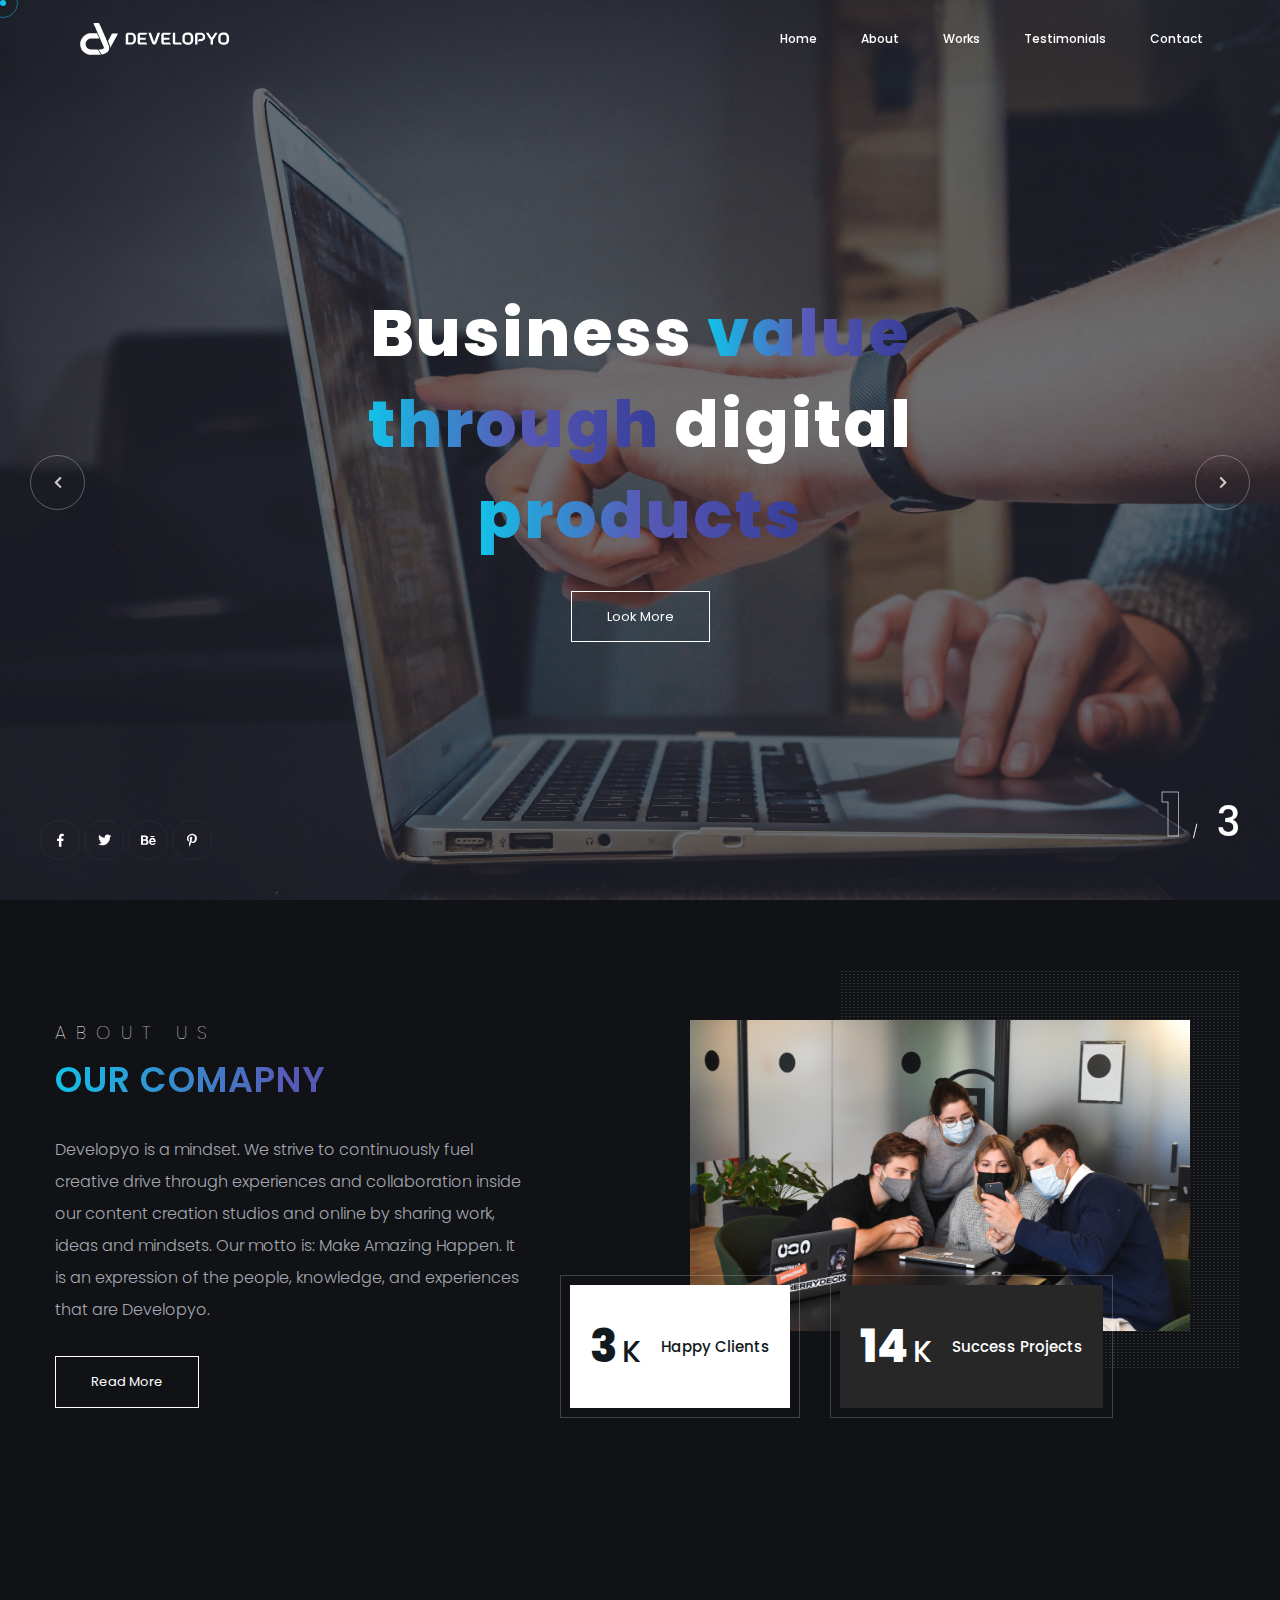
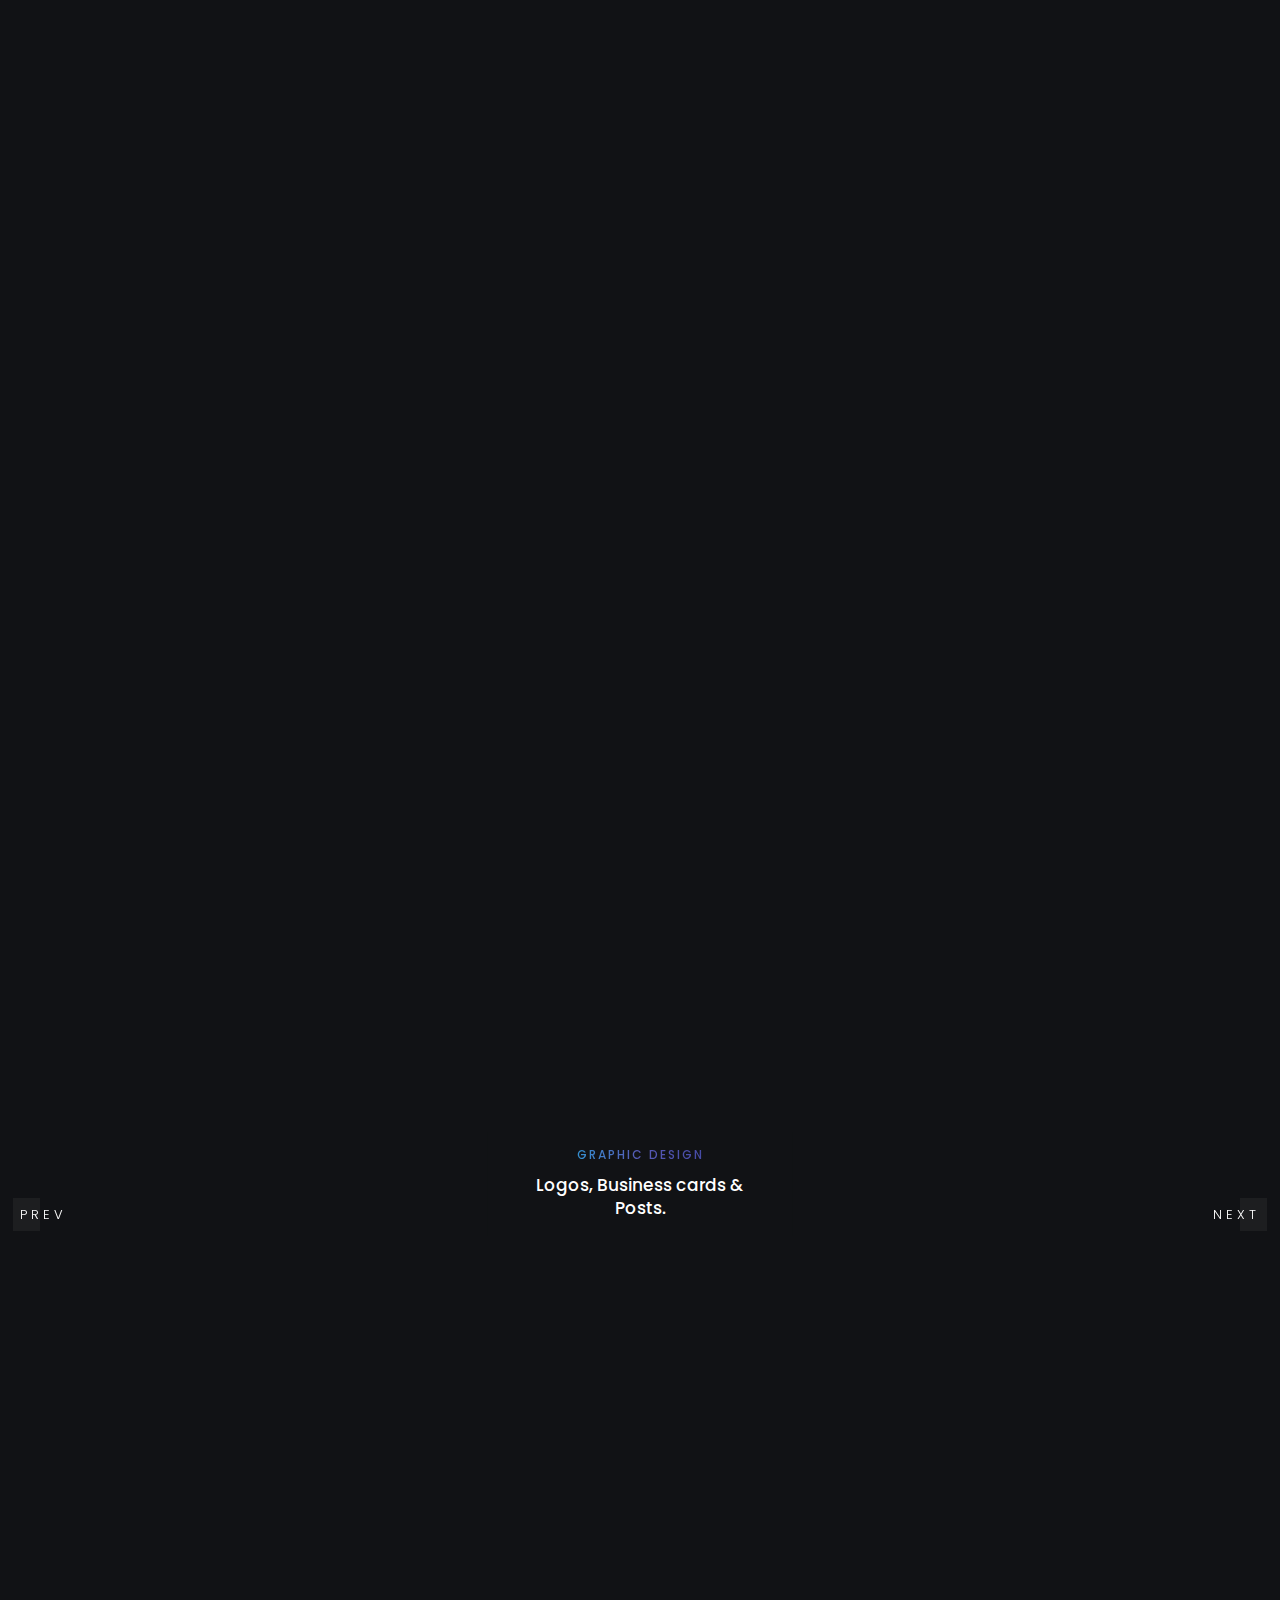
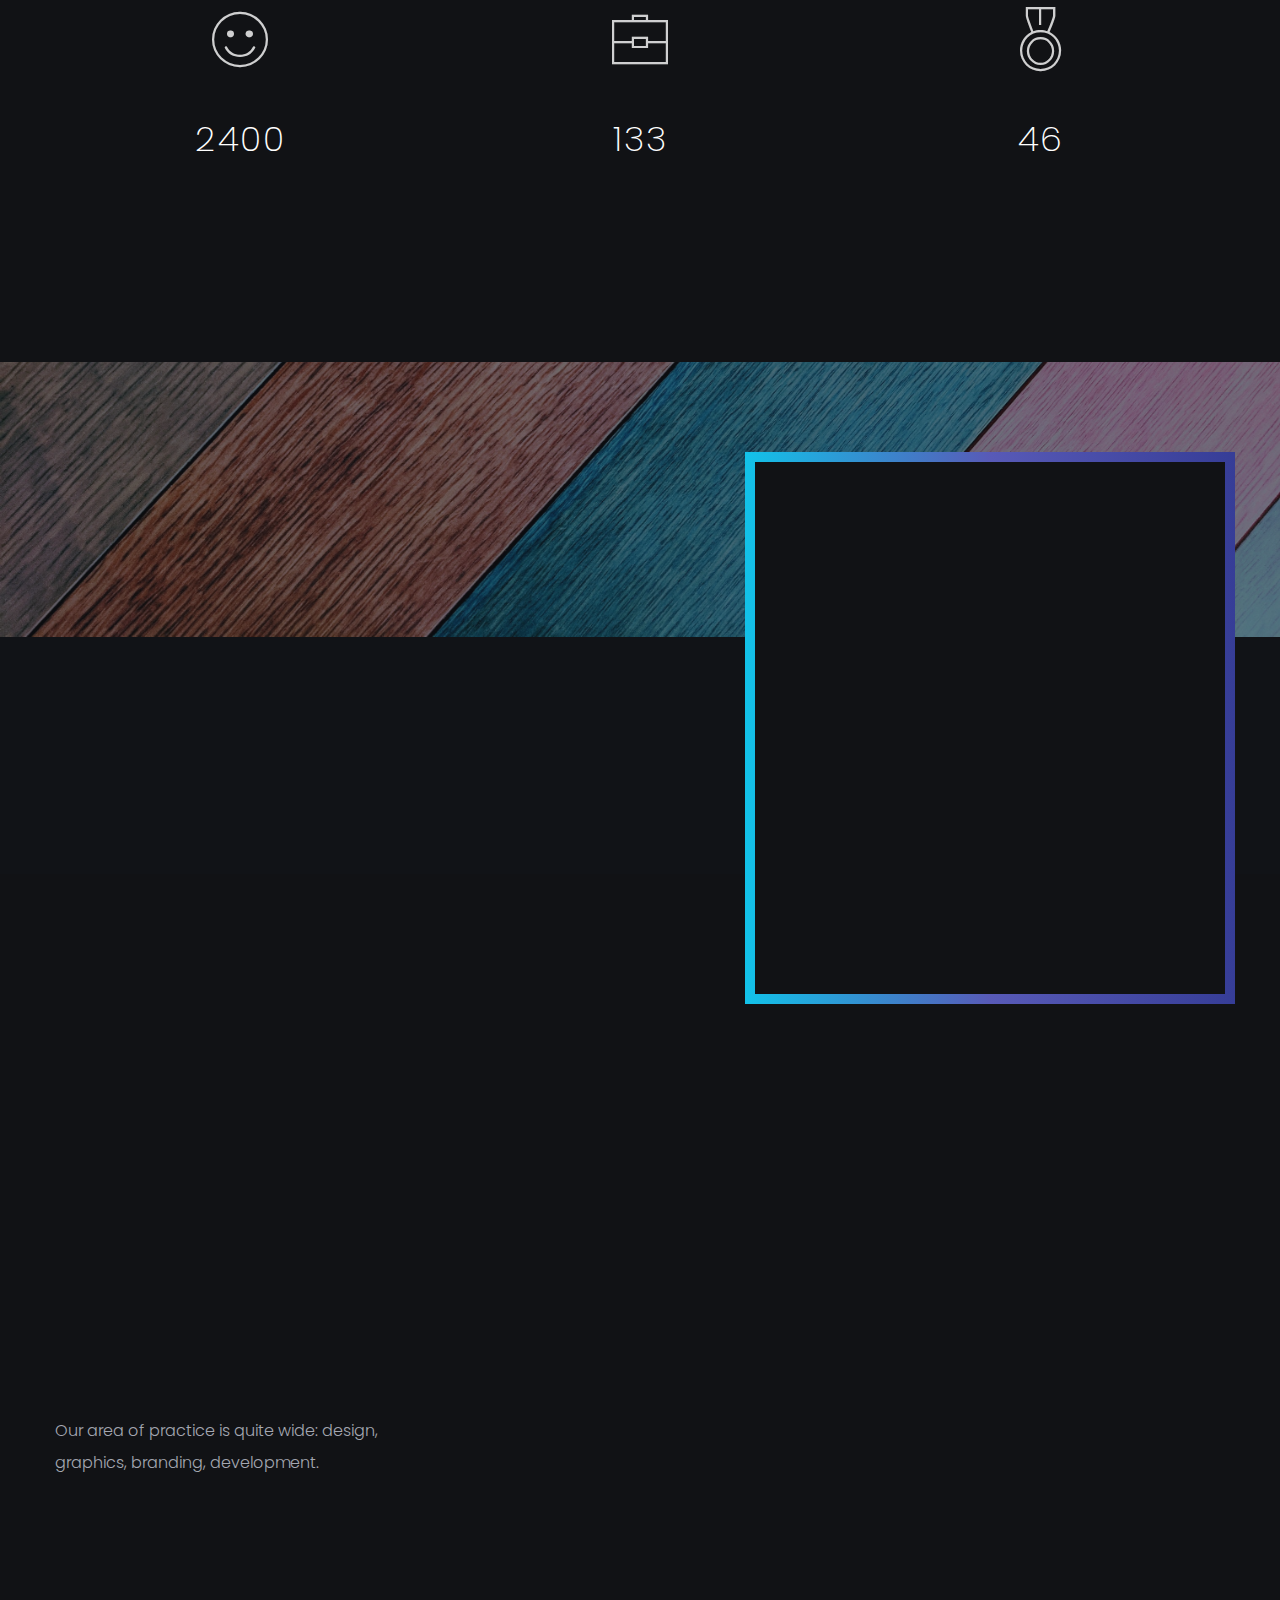
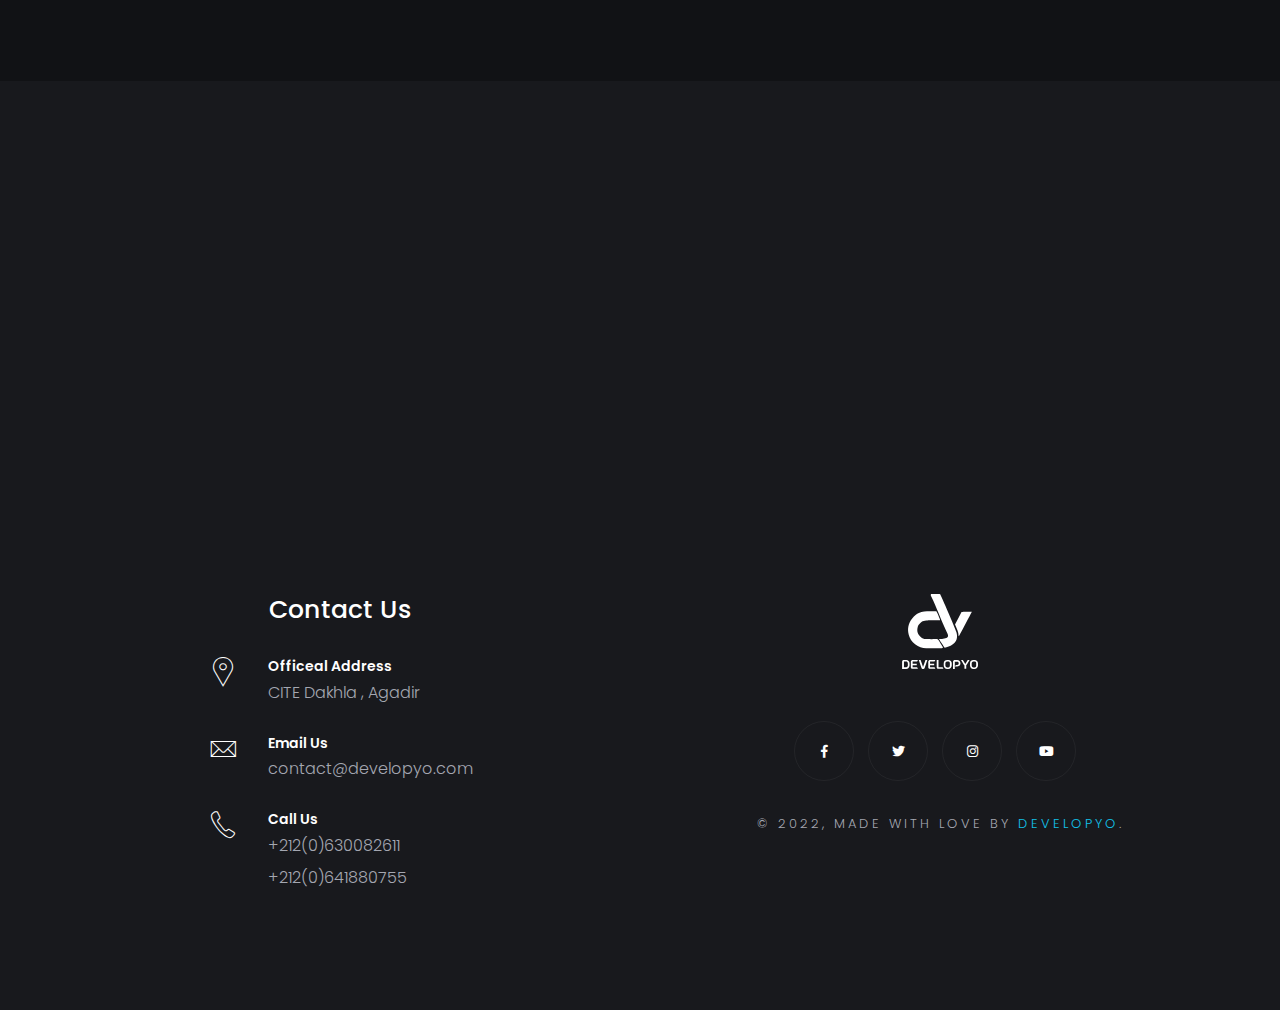
<file: index.html>
<!DOCTYPE html>
<html lang="zxx">

<head>

    <!-- Metas -->
    <meta charset="utf-8">
    <meta http-equiv="X-UA-Compatible" content="IE=edge" />
    <meta name="viewport" content="width=device-width, initial-scale=1, maximum-scale=1" />
    <meta name="keywords" content="HTML5 Template Vie onepage themeforest" />
    <meta name="description" content="Vie - Onepage Multi-Purpose HTML5 Template" />
    <meta name="author" content="" />

    <!-- Title  -->
    <title>Developyo</title>

    <!-- Favicon -->
    <link rel="shortcut icon" href="images/favicon.ico" />

    <!-- Google Fonts -->
    <link href="https://fonts.googleapis.com/css?family=Poppins:100,200,300,400,500,600,700,800,900&display=swap" rel="stylesheet">
    <link href="https://fonts.googleapis.com/css2?family=Montserrat+Alternates:wght@100;200;300;400;500;600;700;800;900&display=swap" rel="stylesheet">

    <!-- Plugins -->
    <link rel="stylesheet" href="assets/css/plugins.css" />

    <!-- Core Style Css -->
    <link rel="stylesheet" href="assets/css/style.css" />
    <!-- Global site tag (gtag.js) - Google Analytics -->
    <script async src="https://www.googletagmanager.com/gtag/js?id=G-07PLFRLW4W"></script>
    <script>
    window.dataLayer = window.dataLayer || [];
    function gtag(){dataLayer.push(arguments);}
    gtag('js', new Date());

    gtag('config', 'G-07PLFRLW4W');
    </script>
    <!-- Google Tag Manager -->
    <script>(function(w,d,s,l,i){w[l]=w[l]||[];w[l].push({'gtm.start':
    new Date().getTime(),event:'gtm.js'});var f=d.getElementsByTagName(s)[0],
    j=d.createElement(s),dl=l!='dataLayer'?'&l='+l:'';j.async=true;j.src=
    'https://www.googletagmanager.com/gtm.js?id='+i+dl;f.parentNode.insertBefore(j,f);
    })(window,document,'script','dataLayer','GTM-K7WB5PW');</script>
    <!-- End Google Tag Manager -->

</head>

<body>
    <!-- Google Tag Manager (noscript) -->
    <noscript><iframe src="https://www.googletagmanager.com/ns.html?id=GTM-K7WB5PW"
    height="0" width="0" style="display:none;visibility:hidden"></iframe></noscript>
    <!-- End Google Tag Manager (noscript) -->


    <!-- ==================== Start Loading ==================== -->

    <div class="loading">
        <span>L</span>
        <span>o</span>
        <span>a</span>
        <span>d</span>
        <span>i</span>
        <span>n</span>
        <span>g</span>
    </div>

    <div id="preloader">
    </div>

    <!-- ==================== End Loading ==================== -->

    <!-- ==================== Start NavBar ==================== -->


    <nav class="navbar navbar-expand-lg">
        <div class="container">

            <!-- Logo -->
            <a class="logo" href="#">
                <img class="img-fluid header__logo" src="images/developyo-original-header.svg" alt="">
            </a>

            <button class="navbar-toggler" type="button" data-toggle="collapse" data-target="#navbarSupportedContent" aria-controls="navbarSupportedContent" aria-expanded="false" aria-label="Toggle navigation">
                <span class="icon-bar"><i class="fas fa-bars"></i></span>
            </button>

            <!-- navbar links -->
            <div class="collapse navbar-collapse" id="navbarSupportedContent">
                <ul class="navbar-nav ml-auto">
                    <li class="nav-item">
                        <a class="nav-link" href="#">Home</a>
                    </li>
                    <li class="nav-item">
                        <a class="nav-link" href="#about">About</a>
                    </li>
                    <li class="nav-item ">
                        <a class="nav-link" href="#work" role="button" aria-haspopup="true" aria-expanded="false">Works</a>
                    </li>
                    <li class="nav-item ">
                        <a class="nav-link " href="#testimonials" role="button" aria-haspopup="true" aria-expanded="false">Testimonials</a>

                    </li>
                    <li class="nav-item">
                        <a class="nav-link" href="#contact">Contact</a>
                    </li>
                </ul>
            </div>
        </div>
    </nav>

    <!-- ==================== End NavBar ==================== -->

    <!-- ==================== Start progress-scroll-button ==================== -->

    <div class="progress-wrap cursor-pointer">
        <svg class="progress-circle svg-content" width="100%" height="100%" viewBox="-1 -1 102 102">
            <path d="M50,1 a49,49 0 0,1 0,98 a49,49 0 0,1 0,-98" />
        </svg>
    </div>

    <!-- ==================== End progress-scroll-button ==================== -->



    <!-- ==================== Start cursor ==================== -->

    <div class="mouse-cursor cursor-outer"></div>
    <div class="mouse-cursor cursor-inner"></div>

    <!-- ==================== End cursor ==================== -->



    <!-- ==================== Start Slider ==================== -->

    <header class="slider slider-prlx fixed-slider text-center">
        <div class="swiper-container parallax-slider">
            <div class="swiper-wrapper">
                <div class="swiper-slide">
                    <div class="bg-img valign" data-background="images/digital-product.jpeg" data-overlay-dark="6">
                        <div class="container">
                            <div class="row justify-content-center">
                                <div class="col-lg-8 col-md-10">
                                    <div class="caption center mt-30">
                                        <h1>Business <span class="color-font">value</span> <br> <span class="color-font">through</span> digital <span class="color-font">products</span></h1>
                                        <a href="#0" class="butn bord curve mt-30">
                                            <span>Look More</span>
                                        </a>
                                    </div>
                                </div>
                            </div>
                        </div>
                    </div>
                </div>
                <div class="swiper-slide">
                    <div class="bg-img valign" data-background="images/digital-design.jpeg" data-overlay-dark="6">
                        <div class="container">
                            <div class="row justify-content-center">
                                <div class="col-lg-7 col-md-9">
                                    <div class="caption center mt-30">
                                        <h1 class="color-font">Digital <br> Design Awards</h1>
                                        <p>If you need to redesign your new project, new visual strategy, ux structure or you do have some cool ideas for collaboration.</p>
                                        <a href="#0" class="butn bord curve mt-30">
                                            <span>Look More</span>
                                        </a>
                                    </div>
                                </div>
                            </div>
                        </div>
                    </div>
                </div>
                <div class="swiper-slide">
                    <div class="bg-img valign" data-background="images/original-solution.jpeg" data-overlay-dark="6">
                        <div class="container">
                            <div class="row justify-content-center">
                                <div class="col-lg-7 col-md-9">
                                    <div class="caption center mt-30">
                                        <h1 class="color-font">Original Solutions</h1>
                                        <p>If you need to redesign your new project, new visual strategy, ux structure or you do have some cool ideas for collaboration.</p>
                                        <a href="#0" class="butn bord curve mt-30">
                                            <span>Look More</span>
                                        </a>
                                    </div>
                                </div>
                            </div>
                        </div>
                    </div>
                </div>
            </div>

            <!-- slider setting -->
            <div class="setone setwo">
                <div class="swiper-button-next swiper-nav-ctrl next-ctrl cursor-pointer">
                    <i class="fas fa-chevron-right"></i>
                </div>
                <div class="swiper-button-prev swiper-nav-ctrl prev-ctrl cursor-pointer">
                    <i class="fas fa-chevron-left"></i>
                </div>
            </div>
            <div class="swiper-pagination top botm "></div>

            <div class="social-icon">
                <a href="#0"><i class="fab fa-facebook-f"></i></a>
                <a href="#0"><i class="fab fa-twitter"></i></a>
                <a href="#0"><i class="fab fa-behance"></i></a>
                <a href="#0"><i class="fab fa-pinterest-p"></i></a>
            </div>
        </div>
    </header>

    <!-- ==================== End Slider ==================== -->



    <div class="main-content">


        <!-- ==================== Start about ==================== -->

        <section id="about" class="about-us section-padding">
            <div class="container">
                <div class="row">
                    <div class="col-lg-5 valign md-mb50">
                        <div class="mb-50">
                            <h6 class="fw-100 text-u ls10 mb-10">About Us</h6>
                            <h3 class="fw-600 text-u ls1 mb-30 color-font">Our Comapny</h3>
                            <p>Developyo is a mindset. We strive to continuously fuel creative drive through experiences and collaboration inside our content creation studios and online by sharing work, ideas and mindsets. Our motto is: Make Amazing Happen.
                                It is an expression of the people, knowledge, and experiences that are Developyo.</p>
                            <a href="#0" class="butn bord curve mt-30">
                                <span>Read More</span>
                            </a>
                        </div>
                    </div>
                    <div class="col-lg-7 img">
                        <img src="images/about-us.jpeg" alt="">
                        <div class="stauts">
                            <div class="item">
                                <h4>3<span>K</span></h4>
                                <h6>Happy Clients</h6>
                            </div>
                            <div class="item">
                                <h4>14<span>K</span></h4>
                                <h6>Success Projects</h6>
                            </div>
                        </div>
                    </div>
                </div>
            </div>
        </section>

        <!-- ==================== End about ==================== -->



        <!-- ==================== Start Services ==================== -->

        <section class="services bords section-padding pt-0">
            <div class="container">
                <div class="row justify-content-center ">
                    <div class="col-lg-8 col-md-10">
                        <div class="sec-head  text-center">
                            <h6 class="wow fadeIn" data-wow-delay=".5s">Best Features</h6>
                            <h3 class="wow color-font">We are a new digital product development agency</h3>
                        </div>
                    </div>
                </div>
                <div class="row">
                    <div class="col-lg-4 wow fadeInLeft" data-wow-delay=".5s">
                        <div class="item-box md-mb50">
                            <span class="icon pe-7s-paint-bucket"></span>
                            <h6>Graphic Design</h6>
                            <p>You want to create a strong, forward-thinking, brand identity that helps your business stand out from the crowd.</p>
                        </div>
                    </div>
                    <div class="col-lg-4 wow fadeInLeft" data-wow-delay=".7s">
                        <div class="item-box md-mb50">
                            <span class="icon pe-7s-phone"></span>
                            <h6>Web & Mobile Design</h6>
                            <p>You need a website that properly represents your business and it’s vision.</p>
                        </div>
                    </div>
                    <div class="col-lg-4 wow fadeInLeft" data-wow-delay=".9s">
                        <div class="item-box">
                            <span class="icon pe-7s-display1"></span>
                            <h6>Social media Marketing</h6>
                            <p>You want to increase the amount of visitors to your website to make more sales or generate more leads.</p>
                        </div>
                    </div>
                </div>
            </div>
        </section>

        <!-- ==================== End Services ==================== -->



        <!-- ==================== Start works ==================== -->

        <section id="work" class="work-carousel metro position-re">
            <div class="container-fluid">
                <div class="row">
                    <div class="col-lg-12 no-padding">
                        <div class="swiper-container">
                            <div class="swiper-wrapper">
                                <div class="swiper-slide">
                                    <div class="content wow noraidus fadeInUp" data-wow-delay=".3s">
                                        <div class="item-img bg-img wow imago" data-background="images/art-Illustration.jpeg">
                                        </div>
                                        <div class="cont">
                                            <h6 class="color-font"><a href="#0">Graphic Design</a></h6>
                                            <h4><a href="project-details2.html">Logos, Business cards & Posts.</a></h4>
                                        </div>
                                    </div>
                                </div>
                                <div class="swiper-slide">
                                    <div class="content wow noraidus fadeInUp" data-wow-delay=".3s">
                                        <div class="item-img bg-img wow imago" data-background="images/web-and-mobile-development.jpeg">
                                        </div>
                                        <div class="cont">
                                            <h4><a href="project-details2.html">Site Vitrines, E-Commerce oe custom built</a></h4>
                                            <h6 class="color-font"><a href="#0">Web &amp; Mobile Development</a></h6>
                                        </div>
                                    </div>
                                </div>
                                <div class="swiper-slide">
                                    <div class="content wow noraidus fadeInUp" data-wow-delay=".3s">
                                        <div class="item-img bg-img wow imago" data-background="images/advertising-and-content-marketing.jpeg">
                                        </div>
                                        <div class="cont">
                                            <h6 class="color-font"><a href="#0">Marketing</a></h6>
                                            <h4><a href="project-details2.html">Advertising &amp; Content Marketing</a></h4>
                                        </div>
                                    </div>
                                </div>
                                <div class="swiper-slide">
                                    <div class="content wow noraidus fadeInUp" data-wow-delay=".3s">
                                        <div class="item-img bg-img wow imago" data-background="images/social-media-management.jpeg">
                                        </div>
                                        <div class="cont">
                                            <h6 class="color-font"><a href="#0">Social Media</a></h6>
                                            <h4><a href="project-details2.html">Social Media Management</a></h4>
                                        </div>
                                    </div>
                                </div>
                                <div class="swiper-slide">
                                    <div class="content wow noraidus fadeInUp" data-wow-delay=".3s">
                                        <div class="item-img bg-img wow imago" data-background="images/UI-UX-design-mobile.jpeg">
                                        </div>
                                        <div class="cont">
                                            <h6 class="color-font"><a href="#0">UI/UX Design</a></h6>
                                            <h4><a href="/design">Designing Super Looking Apps</a></h4>
                                        </div>
                                    </div>
                                </div>
                            </div>

                            <!-- slider setting -->
                            <div class="swiper-button-next swiper-nav-ctrl simp-next cursor-pointer">
                                <span class="simple-btn right">Next</span>
                            </div>
                            <div class="swiper-button-prev swiper-nav-ctrl simp-prev cursor-pointer">
                                <span class="simple-btn">Prev</span>
                            </div>
                        </div>
                    </div>
                </div>
            </div>
        </section>

        <!-- ==================== End works ==================== -->



        <!-- ==================== Start numbers ==================== -->

        <section class="number-sec section-padding">
            <div class="container">
                <div class="row justify-content-center">
                    <div class="col-lg-8 col-md-10">
                        <div class="sec-head  text-center">
                            <h6 class="wow fadeIn" data-wow-delay=".5s">FUN FACTS</h6>
                            <h3 class="wow color-font">Pleasure in the job puts perfection in the work.</h3>
                        </div>
                    </div>
                </div>
                <div class="row">
                    <div class="col-md-4">
                        <div class="item no-bord sm-mb50">
                            <span class="icon pe-7s-smile"></span>
                            <h3 class=""><span class="count">2400</span></h3>
                            <p class="wow txt" data-splitting>People who are commited to their management tasks.</p>
                        </div>
                    </div>
                    <div class="col-md-4">
                        <div class="item no-bord sm-mb50">
                            <span class="icon pe-7s-portfolio"></span>
                            <h3 class=""><span class="count">133</span></h3>
                            <p class="wow txt" data-splitting>Signed projects that have been confirmed complete!</p>
                        </div>
                    </div>
                    <div class="col-md-4">
                        <div class="item no-bord">
                            <span class="icon pe-7s-medal"></span>
                            <h3 class=""><span class="count">46</span></h3>
                            <p class="wow txt" data-splitting>International awards and cups for design projects.</p>
                        </div>
                    </div>
                </div>
            </div>
        </section>

        <!-- ==================== End numbers ==================== -->



        <!-- ==================== Start video ==================== -->

        <section id="testimonials" class="block-sec">
            <div class="background bg-img pt-100 pb-0 parallaxie" data-background="images/testimonials.jpeg" data-overlay-dark="5">
                <div class="container">
                    <div class="row">
                        <div class="col-lg-6">
                        </div>
                        <div class="col-lg-5 offset-lg-1">
                            <div class="testim-box">
                                <div class="head-box">
                                    <h6 class="wow fadeIn" data-wow-delay=".5s">Our Clients</h6>
                                    <h4 class="wow fadeInLeft" data-wow-delay=".5s">What Client's Say?</h4>
                                </div>
                                <div class="slic-item wow fadeInUp" data-wow-delay=".5s">
                                    <div class="item">
                                        <p>Nulla metus metus ullamcorper vel tincidunt sed euismod nibh volutpat velit class aptent taciti sociosqu ad litora.</p>
                                        <div class="info">
                                            <div class="img">
                                                <div class="img-box">
                                                    <img src="assets/img/clients/1.jpg" alt="">
                                                </div>
                                            </div>
                                            <div class="cont">
                                                <div class="author">
                                                    <h6 class="author-name ">Alex Regelman</h6>
                                                    <span class="author-details">Co-founder, Colabrio</span>
                                                </div>
                                            </div>
                                        </div>
                                    </div>
                                    <div class="item">
                                        <p>Nulla metus metus ullamcorper vel tincidunt sed euismod nibh volutpat velit class aptent taciti sociosqu ad litora.</p>
                                        <div class="info">
                                            <div class="img">
                                                <div class="img-box">
                                                    <img src="assets/img/clients/2.jpg" alt="">
                                                </div>
                                            </div>
                                            <div class="cont">
                                                <div class="author">
                                                    <h6 class="author-name ">Alex Regelman</h6>
                                                    <span class="author-details">Co-founder, Colabrio</span>
                                                </div>
                                            </div>
                                        </div>
                                    </div>
                                    <div class="item">
                                        <p>Nulla metus metus ullamcorper vel tincidunt sed euismod nibh volutpat velit class aptent taciti sociosqu ad litora.</p>
                                        <div class="info">
                                            <div class="img">
                                                <div class="img-box">
                                                    <img src="assets/img/clients/3.jpg" alt="">
                                                </div>
                                            </div>
                                            <div class="cont">
                                                <div class="author">
                                                    <h6 class="author-name ">Alex Regelman</h6>
                                                    <span class="author-details">Co-founder, Colabrio</span>
                                                </div>
                                            </div>
                                        </div>
                                    </div>
                                </div>
                            </div>
                        </div>
                    </div>
                </div>
            </div>
        </section>

        <!-- ==================== End video ==================== -->


        <!-- ==================== Start Skills Circle ==================== -->

        <section class="skills-circle pt-50 pb-50">
            <div class="container">
                <div class="row">
                    <div class="col-lg-7">
                        <div class="">
                            <div class="row">
                                <div class="col-md-6">
                                    <div class="item wow fadeInLeft" data-wow-delay=".6">
                                        <div class="skill" data-value="0.9">
                                            <span class="">90%</span>
                                        </div>
                                        <div class="cont">
                                            <span>Project</span>
                                            <h6>Consulting</h6>
                                        </div>
                                    </div>
                                </div>
                                <div class="col-md-6">
                                    <div class="item wow fadeInLeft" data-wow-delay=".3">
                                        <div class="skill" data-value="0.75">
                                            <span class="">75%</span>
                                        </div>
                                        <div class="cont">
                                            <span>App</span>
                                            <h6>Development</h6>
                                        </div>
                                    </div>
                                </div>
                            </div>
                        </div>
                    </div>
                </div>
            </div>
        </section>

        <!-- ==================== End Skills Circle ==================== -->



        <!-- ==================== Start clients Brands ==================== -->

        <section class="clients section-padding">
            <div class="container">
                <div class="row">
                    <div class="col-lg-4 valign md-mb50">
                        <div class="sec-head mb-0">
                            <h6 class="wow fadeIn" data-wow-delay=".5s">Best Features</h6>
                            <h3 class="wow mb-20 color-font">Our Clients</h3>
                            <p>Our area of practice is quite wide: design, graphics, branding, development.</p>
                        </div>
                    </div>
                    <div class="col-lg-8">
                        <div>
                            <div class="row bord">
                                <div class="col-md-3 col-6 brands">
                                    <div class="item wow fadeIn" data-wow-delay=".3s">
                                        <div class="img">
                                            <img src="assets/img/clients/brands/01.png" alt="">
                                            <a href="#0" class="link" data-splitting>www.Vie.com</a>
                                        </div>
                                    </div>
                                </div>
                                <div class="col-md-3 col-6 brands">
                                    <div class="item wow fadeIn" data-wow-delay=".6s">
                                        <div class="img">
                                            <img src="assets/img/clients/brands/02.png" alt="">
                                            <a href="#0" class="link" data-splitting>www.Vie.com</a>
                                        </div>
                                    </div>
                                </div>
                                <div class="col-md-3 col-6 brands">
                                    <div class="item wow fadeIn" data-wow-delay=".8s">
                                        <div class="img">
                                            <img src="assets/img/clients/brands/03.png" alt="">
                                            <a href="#0" class="link" data-splitting>www.Vie.com</a>
                                        </div>
                                    </div>
                                </div>
                                <div class="col-md-3 col-6 brands">
                                    <div class="item wow fadeIn" data-wow-delay=".3s">
                                        <div class="img">
                                            <img src="assets/img/clients/brands/04.png" alt="">
                                            <a href="#0" class="link" data-splitting>www.Vie.com</a>
                                        </div>
                                    </div>
                                </div>
                            </div>
                            <div class="row">
                                <div class="col-md-3 col-6 brands sm-mb30">
                                    <div class="item wow fadeIn" data-wow-delay=".4s">
                                        <div class="img">
                                            <img src="assets/img/clients/brands/05.png" alt="">
                                            <a href="#0" class="link" data-splitting>www.Vie.com</a>
                                        </div>
                                    </div>
                                </div>
                                <div class="col-md-3 col-6 brands sm-mb30">
                                    <div class="item wow fadeIn" data-wow-delay=".7s">
                                        <div class="img">
                                            <img src="assets/img/clients/brands/06.png" alt="">
                                            <a href="#0" class="link" data-splitting>www.Vie.com</a>
                                        </div>
                                    </div>
                                </div>
                                <div class="col-md-3 col-6 brands">
                                    <div class="item wow fadeIn" data-wow-delay=".5s">
                                        <div class="img">
                                            <img src="assets/img/clients/brands/07.png" alt="">
                                            <a href="#0" class="link" data-splitting>www.Vie.com</a>
                                        </div>
                                    </div>
                                </div>
                                <div class="col-md-3 col-6 brands">
                                    <div class="item wow fadeIn" data-wow-delay=".3s">
                                        <div class="img">
                                            <img src="assets/img/clients/brands/08.png" alt="">
                                            <a href="#0" class="link" data-splitting>www.Vie.com</a>
                                        </div>
                                    </div>
                                </div>
                            </div>
                        </div>
                    </div>
                </div>
            </div>
        </section>

        <!-- ==================== End clients Brands ==================== -->

        <!-- ==================== Start call-to-action ==================== -->

        <section id="contact" class="call-action section-padding sub-bg bg-img" data-background="assets/img/patrn.svg">
            <div class="container">
                <div class="row">
                    <div class="col-md-8 col-lg-9">
                        <div class="content sm-mb30">
                            <h6 class="wow" data-splitting>Let’s Talk</h6>
                            <h2 class="wow" data-splitting>about your <br> <b class="back-color">next project</b>.</h2>
                        </div>
                    </div>

                    <div class="col-md-4 col-lg-3 valign">
                        <a href="/contact" class="butn bord curve wow fadeInUp" data-wow-delay=".5s"><span>Get In
                                Touch</span></a>
                    </div>

                </div>
            </div>
        </section>

        <!-- ==================== End call-to-action ==================== -->


    </div>
    <footer class="sub-bg">
        <div class="container">
            <div class="row">
                <div class="col-lg-6 d-flex justify-content-center">
                    <div class="item md-mb50">
                        <div class="title text-center">
                            <h5>Contact Us</h5>
                        </div>
                        <ul>
                            <li class="">
                                <span class="icon pe-7s-map-marker"></span>
                                <div class="cont">
                                    <h6>Officeal Address</h6>
                                    <p>CITE Dakhla , Agadir</p>
                                </div>
                            </li>
                            <li>
                                <span class="icon pe-7s-mail"></span>
                                <div class="cont">
                                    <h6>Email Us</h6>
                                    <a href="mailto:contact@developyo.com">
                                        <p>contact@developyo.com</p>
                                    </a>
                                </div>
                            </li>
                            <li>
                                <span class="icon pe-7s-call"></span>
                                <div class="cont">
                                    <h6>Call Us</h6>
                                    <a href="tel:+212(0)630082611">
                                        <p>+212(0)630082611</p>
                                    </a><br>
                                    <a href="tel:+212(0)641880755">
                                        <p>+212(0)641880755</p>
                                    </a>
                                </div>
                            </li>
                        </ul>
                    </div>
                </div>
                <div class="col-lg-6 text-center">
                    <div class="item">
                        <div class="logo">
                            <img class="img-fluid" src="images/developyo-original.svg" alt="">
                        </div>
                        <div class="social">
                            <a href="#0"><i class="fab fa-facebook-f"></i></a>
                            <a href="#0"><i class="fab fa-twitter"></i></a>
                            <a href="#0"><i class="fab fa-instagram"></i></a>
                            <a href="#0"><i class="fab fa-youtube"></i></a>
                        </div>
                        <div class="copy-right">
                            <p>© 2022, Made with love by <a href="/">Developyo</a>.</p>
                        </div>
                    </div>
                </div>
            </div>
        </div>
    </footer>
    <!-- jQuery -->
    <script src="assets/js/jquery-3.0.0.min.js"></script>
    <script src="assets/js/jquery-migrate-3.0.0.min.js"></script>

    <!-- plugins -->
    <script src="assets/js/plugins.js"></script>

    <!-- custom scripts -->
    <script src="assets/js/scripts.js"></script>

</body>

</html>
</file>
<file: assets/css/plugins.css>
/*-----------------------------------------------------------------------------------

	Theme Name: Vie
	Theme URI: http://
	Description: Creative agency & portfolio
	Author: ui-themez
	Author URI: http://themeforest.net/user/ui-themez
	Version: 1.0

-----------------------------------------------------------------------------------*/

/* ----------------------------------------------------------------
			[ All Css Plugins & Helper Classes File ]
-----------------------------------------------------------------*/

/* == bootstrap == */

@import url("plugins/bootstrap.min.css");
/* == animate css == */

@import url("plugins/animate.css");
/* == ionicons icon font == */

@import url("plugins/ionicons.min.css");
/* == pe-icon-7-stroke == */

@import url("plugins/pe-icon-7-stroke.css");
/* == fontawesome icon font == */

@import url("plugins/fontawesome-all.min.css");
/* == justifiedGallery.min == */

@import url("plugins/justifiedGallery.min.css");
/* == magnific-popup == */

@import url("plugins/magnific-popup.css");
/* == YouTubePopUp == */

@import url("plugins/YouTubePopUp.css");
/* == slick carousel == */

@import url("plugins/slick.css");
@import url("plugins/slick-theme.css");
/* == swiper.min font == */

@import url("plugins/swiper.min.css");
</file>
<file: assets/css/style.css>
/*-----------------------------------------------------------------------------------

    Theme Name: Vie
    Theme URI: http://
    Description: Creative Agency & Portfolio
    Author: UI-ThemeZ
    Author URI: http://themeforest.net/user/UI-ThemeZ
    Version: 1.0

-----------------------------------------------------------------------------------*/

/* ----------------------------------------------------------------

== Table Of Content

    |--- BASE

        |- typography
        |- helper classes

    |--- SHORTCODES

        |- extra
        |- overlay
        |- section-heading
        |- buttons
        |- navbar
        |- sliders
        |- intro
        |- feature-box
        |- clients
        |- counter
        |- portfolio
        |- process
        |- progress-bar
        |- tabs
        |- team
        |- testimonials
        |- blog
        |- contact-form
        |- footers

    |--- BASE

        |- responsive
	


---------------------------------------------------------------- */

/* ====================== [ Start Typography  ] ====================== */

* {
    margin: 0;
    padding: 0;
    -webkit-box-sizing: border-box;
    box-sizing: border-box;
    outline: none;
    list-style: none;
}

html {
    -webkit-box-sizing: border-box;
    box-sizing: border-box;
    -webkit-font-smoothing: antialiased;
}

body {
    color: #fff;
    background: #111215;
    line-height: 1.5;
    font-weight: 400;
    overflow-x: hidden !important;
    font-family: 'Poppins', sans-serif;
}

span,
a,
a:hover {
    display: inline-block;
    color: inherit;
}

h1 {
    font-size: 55px;
}

h2 {
    font-size: 40px;
}

h3 {
    font-size: 35px;
}

h4 {
    font-size: 30px;
}

h5 {
    font-size: 25px;
}

h6 {
    font-size: 18px;
}

h1,
h2,
h3,
h4,
h5,
h6 {
    margin: 0;
    line-height: 1.4;
    font-weight: 500;
}

p {
    color: #a4a7b1;
    font-size: 16px;
    font-weight: 300;
    line-height: 2;
    margin: 0;
}

a,
span {
    display: inline-block;
}

a:hover,
span:hover {
    text-decoration: none;
}

.container {
    max-width: 1200px;
}

.custom-font {
    font-family: 'Poppins', sans-serif;
}

.color-font {
    background: -webkit-gradient(linear, left top, right top, from(#12c2e9), color-stop(#c471ed), to(#f64f59));
    background: -webkit-linear-gradient(left, #12c2e9, #585ab7, #363d97);
    background: -o-linear-gradient(left, #12c2e9, #585ab7, #363d97);
    background: linear-gradient(to right, #12c2e9, #585ab7, #363d97);
    -webkit-background-clip: text;
    -webkit-text-fill-color: transparent;
}

.back-color {
    background: -webkit-gradient(linear, left top, right top, from(#12c2e9), color-stop(#c471ed), to(#f64f59));
    background: -webkit-linear-gradient(left, #12c2e9, #585ab7, #363d97);
    background: -o-linear-gradient(left, #12c2e9, #585ab7, #363d97);
    background: linear-gradient(to right, #12c2e9, #585ab7, #363d97);
}

.line {
    position: absolute;
    height: 1px;
    width: 65%;
    background: -webkit-gradient(linear, left top, right top, from(#12c2e9), color-stop(#c471ed), to(#f64f59));
    background: -webkit-linear-gradient(left, #12c2e9, #585ab7, #363d97);
    background: -o-linear-gradient(left, #12c2e9, #585ab7, #363d97);
    background: linear-gradient(to right, #12c2e9, #585ab7, #363d97);
}

.line.top {
    top: 0;
}

.line.bottom {
    bottom: 0;
}

.line.left {
    left: 0;
}

.line.right {
    right: 0;
}

.line-v {
    position: absolute;
    height: 80px;
    width: 1px;
    background: #c5a47e;
    left: 50%;
    opacity: .3;
}

.line-v.top {
    top: -30px;
}

.line-v.bottom {
    bottom: -30px;
}

/* ====================== [ End Typography  ] ====================== */

/* ====================== [ Start Helper Classes  ] ====================== */

.o-hidden {
    overflow: hidden;
}

.position-re {
    position: relative;
}

.ontop {
    position: relative;
    z-index: 7;
}

.full-over {
    position: absolute !important;
    top: 0;
    left: 0;
    height: 100%;
    width: 100%;
}

.full-width {
    width: 100% !important;
}

.main-color {
    color: #12c2e9 !important;
}

.bg-gray {
    background-color: #f8f4f3;
}

.bg-gray .primery-shadow {
    -webkit-box-shadow: 0px 4px 30px -4px rgba(0, 0, 0, 0.2);
    box-shadow: 0px 4px 30px -4px rgba(0, 0, 0, 0.2);
}

.bg-dark {
    background-color: #141414 !important;
}

.bg-dark .primery-shadow {
    -webkit-box-shadow: 0px 4px 40px -4px rgba(255, 255, 255, 0.2);
    box-shadow: 0px 4px 40px -4px rgba(255, 255, 255, 0.2);
}

.bg-color {
    background-color: #12c2e9 !important;
}

.bg-color .primery-shadow {
    -webkit-box-shadow: 0px 4px 40px -4px rgba(255, 255, 255, 0.2);
    box-shadow: 0px 4px 40px -4px rgba(255, 255, 255, 0.2);
}

.sub-bg {
    background: #18191d;
    position: relative;
    width: 100%;
}

.bg-img {
    background-size: cover;
    background-repeat: no-repeat;
}

.bg-center {
    background-position: center center;
}

.bg-fixed {
    background-attachment: fixed;
}

.bg-repeat {
    background-size: auto;
    background-repeat: repeat;
}

.section-padding {
    padding: 120px 0;
}

.section-ptb {
    padding: 80px 0;
}

.cmd-padding {
    padding: 0 10px;
}

.csm-padding {
    padding: 0 5px;
}

.head-pt {
    padding: 80px 0 0;
}

.head-pb {
    padding: 0 0 80px;
}

.rounded {
    border-radius: 5px;
}

.circle {
    border-radius: 50%;
}

.unlist {
    list-style: none;
}

.undecro:hover {
    text-decoration: none;
}

.inline {
    display: inline-block;
}

.valign {
    display: -webkit-box;
    display: -ms-flexbox;
    display: flex;
    -webkit-box-align: center;
    -ms-flex-align: center;
    align-items: center;
}

.primery-shadow {
    -webkit-box-shadow: 0px 8px 30px -4px rgba(0, 0, 0, 0.1);
    box-shadow: 0px 8px 30px -4px rgba(0, 0, 0, 0.1);
}

.padding5 {
    padding-right: 5%;
    padding-left: 5%;
}

/*-------------------------------------------------------
					 text color
-------------------------------------------------------*/

.text-white {
    color: #FFF;
}

.text-black {
    color: #000;
}

.text-extra-light-gray {
    color: #b7b7b7;
}

/*-------------------------------------------------------
					font-weight
-------------------------------------------------------*/

.fw-100 {
    font-weight: 100 !important;
}

.fw-200 {
    font-weight: 200 !important;
}

.fw-300 {
    font-weight: 300 !important;
}

.fw-400 {
    font-weight: 400 !important;
}

.fw-500 {
    font-weight: 500 !important;
}

.fw-600 {
    font-weight: 600 !important;
}

.fw-700 {
    font-weight: 700 !important;
}

.fw-800 {
    font-weight: 800 !important;
}

.fw-900 {
    font-weight: 900 !important;
}

/*-------------------------------------------------------
					 font-size
-------------------------------------------------------*/

.fz-10 {
    font-size: 10px !important;
}

.fz-12 {
    font-size: 12px !important;
}

.fz-14 {
    font-size: 14px !important;
}

.fz-15 {
    font-size: 15px !important;
}

.fz-16 {
    font-size: 16px !important;
}

.fz-18 {
    font-size: 18px !important;
}

.fz-20 {
    font-size: 20px !important;
}

.fz-22 {
    font-size: 22px !important;
}

.fz-25 {
    font-size: 25px !important;
}

.fz-30 {
    font-size: 30px !important;
}

.fz-40 {
    font-size: 40px !important;
}

.fz-50 {
    font-size: 50px !important;
}

/*-------------------------------------------------------
					line-height
-------------------------------------------------------*/

.line-height-10 {
    line-height: 10px;
}

.line-height-13 {
    line-height: 13px;
}

.line-height-18 {
    line-height: 18px;
}

.line-height-20 {
    line-height: 20px;
}

.line-height-24 {
    line-height: 24px;
}

.line-height-22 {
    line-height: 22px;
}

.line-height-26 {
    line-height: 26px;
}

.line-height-28 {
    line-height: 28px;
}

.line-height-30 {
    line-height: 30px;
}

.line-height-35 {
    line-height: 35px;
}

.line-height-40 {
    line-height: 40px;
}

.line-height-45 {
    line-height: 45px;
}

.line-height-50 {
    line-height: 50px;
}

.line-height-55 {
    line-height: 55px;
}

.line-height-60 {
    line-height: 60px;
}

.line-height-65 {
    line-height: 65px;
}

.line-height-70 {
    line-height: 70px;
}

.line-height-75 {
    line-height: 75px;
}

.line-height-80 {
    line-height: 80px;
}

.line-height-85 {
    line-height: 85px;
}

.line-height-90 {
    line-height: 90px;
}

.line-height-95 {
    line-height: 95px;
}

.line-height-100 {
    line-height: 100px;
}

.line-height-110 {
    line-height: 110px;
}

.line-height-120 {
    line-height: 120px;
}

/*-------------------------------------------------------
					text-transform
-------------------------------------------------------*/

.text-u {
    text-transform: uppercase !important;
}

.text-l {
    text-transform: lowercase !important;
}

.text-c {
    text-transform: capitalize !important;
}

.text-non {
    text-transform: none !important;
}

.text-i {
    font-style: italic;
}

/*-------------------------------------------------------
					 letter-spacing
-------------------------------------------------------*/

.ls0 {
    letter-spacing: 0px !important;
}

.ls1 {
    letter-spacing: 1px !important;
}

.ls2 {
    letter-spacing: 2px !important;
}

.ls3 {
    letter-spacing: 3px !important;
}

.ls4 {
    letter-spacing: 4px !important;
}

.ls5 {
    letter-spacing: 5px !important;
}

.ls10 {
    letter-spacing: 10px !important;
}

/*-------------------------------------------------------
			 margin-top  (0/100) +5
-------------------------------------------------------*/

.mt-0 {
    margin-top: 0 !important;
}

.mt-5 {
    margin-top: 5px !important;
}

.mt-10 {
    margin-top: 10px !important;
}

.mt-15 {
    margin-top: 15px !important;
}

.mt-20 {
    margin-top: 20px !important;
}

.mt-25 {
    margin-top: 25px !important;
}

.mt-30 {
    margin-top: 30px !important;
}

.mt-35 {
    margin-top: 35px !important;
}

.mt-40 {
    margin-top: 40px !important;
}

.mt-45 {
    margin-top: 45px !important;
}

.mt-50 {
    margin-top: 50px !important;
}

.mt-55 {
    margin-top: 55px !important;
}

.mt-60 {
    margin-top: 60px !important;
}

.mt-62 {
    margin-top: 62px !important;
}

.mt-65 {
    margin-top: 65px !important;
}

.mt-70 {
    margin-top: 70px !important;
}

.mt-75 {
    margin-top: 75px !important;
}

.mt-80 {
    margin-top: 80px !important;
}

.mt-85 {
    margin-top: 85px !important;
}

.mt-90 {
    margin-top: 90px !important;
}

.mt-95 {
    margin-top: 95px !important;
}

.mt-100 {
    margin-top: 100px !important;
}

/*-------------------------------------------------------
			 margin-bottom  (0/100) +5
-------------------------------------------------------*/

.mb-0 {
    margin-bottom: 0 !important;
}

.mb-5 {
    margin-bottom: 5px !important;
}

.mb-10 {
    margin-bottom: 10px !important;
}

.mb-15 {
    margin-bottom: 15px !important;
}

.mb-20 {
    margin-bottom: 20px !important;
}

.mb-25 {
    margin-bottom: 25px !important;
}

.mb-30 {
    margin-bottom: 30px !important;
}

.mb-35 {
    margin-bottom: 35px !important;
}

.mb-40 {
    margin-bottom: 40px !important;
}

.mb-45 {
    margin-bottom: 45px !important;
}

.mb-50 {
    margin-bottom: 50px !important;
}

.mb-55 {
    margin-bottom: 55px !important;
}

.mb-60 {
    margin-bottom: 60px !important;
}

.mb-62 {
    margin-bottom: 62px !important;
}

.mb-65 {
    margin-bottom: 65px !important;
}

.mb-70 {
    margin-bottom: 70px !important;
}

.mb-75 {
    margin-bottom: 75px !important;
}

.mb-80 {
    margin-bottom: 80px !important;
}

.mb-85 {
    margin-bottom: 85px !important;
}

.mb-90 {
    margin-bottom: 90px !important;
}

.mb-95 {
    margin-bottom: 95px !important;
}

.mb-100 {
    margin-bottom: 100px !important;
}

/*-------------------------------------------------------
			padding-top  (0/100) +5
-------------------------------------------------------*/

.pt-0 {
    padding-top: 0 !important;
}

.pt-5 {
    padding-top: 5px !important;
}

.pt-10 {
    padding-top: 10px !important;
}

.pt-15 {
    padding-top: 15px !important;
}

.pt-20 {
    padding-top: 20px !important;
}

.pt-25 {
    padding-top: 25px !important;
}

.pt-30 {
    padding-top: 30px !important;
}

.pt-35 {
    padding-top: 35px !important;
}

.pt-40 {
    padding-top: 40px !important;
}

.pt-45 {
    padding-top: 45px !important;
}

.pt-50 {
    padding-top: 50px !important;
}

.pt-55 {
    padding-top: 55px !important;
}

.pt-60 {
    padding-top: 60px !important;
}

.pt-65 {
    padding-top: 65px !important;
}

.pt-70 {
    padding-top: 70px !important;
}

.pt-75 {
    padding-top: 75px !important;
}

.pt-80 {
    padding-top: 80px !important;
}

.pt-85 {
    padding-top: 85px !important;
}

.pt-90 {
    padding-top: 90px !important;
}

.pt-95 {
    padding-top: 95px !important;
}

.pt-100 {
    padding-top: 100px !important;
}

/*-------------------------------------------------------
		 padding-bottom  (0/100) +5
-------------------------------------------------------*/

.pb-0 {
    padding-bottom: 0 !important;
}

.pb-5 {
    padding-bottom: 5px !important;
}

.pb-10 {
    padding-bottom: 10px !important;
}

.pb-15 {
    padding-bottom: 15px !important;
}

.pb-20 {
    padding-bottom: 20px !important;
}

.pb-25 {
    padding-bottom: 25px !important;
}

.pb-30 {
    padding-bottom: 30px !important;
}

.pb-35 {
    padding-bottom: 35px !important;
}

.pb-40 {
    padding-bottom: 40px !important;
}

.pb-45 {
    padding-bottom: 45px !important;
}

.pb-50 {
    padding-bottom: 50px !important;
}

.pb-55 {
    padding-bottom: 55px !important;
}

.pb-60 {
    padding-bottom: 60px !important;
}

.pb-65 {
    padding-bottom: 65px !important;
}

.pb-70 {
    padding-bottom: 70px !important;
}

.pb-75 {
    padding-bottom: 75px !important;
}

.pb-80 {
    padding-bottom: 80px !important;
}

.pb-85 {
    padding-bottom: 85px !important;
}

.pb-90 {
    padding-bottom: 90px !important;
}

.pb-95 {
    padding-bottom: 95px !important;
}

.pb-100 {
    padding-bottom: 100px !important;
}

.no-padding {
    padding: 0 !important;
}

/* ====================== [ End Helper Classes  ] ====================== */

/* ====================== [ Start Preloader ] ====================== */

.pace {
    pointer-events: none;
    -webkit-user-select: none;
    -moz-user-select: none;
    -ms-user-select: none;
    user-select: none;
    z-index: 99999999999999;
    position: fixed;
    margin: auto;
    top: 0;
    left: 0;
    right: 0;
    bottom: 0;
    width: 400px;
    border: 0px;
    height: 1px;
    overflow: hidden;
    background: rgba(255, 255, 255, 0.05);
    -webkit-transition: all 1s;
    -o-transition: all 1s;
    transition: all 1s;
}

.pace .pace-progress {
    -webkit-transform: translate3d(0, 0, 0);
    transform: translate3d(0, 0, 0);
    max-width: 300px;
    position: fixed;
    z-index: 99999999999999;
    display: block;
    position: absolute;
    top: 0;
    right: 100%;
    height: 100%;
    width: 100%;
    background: #12c2e9;
    background: -webkit-gradient(linear, left top, right top, from(#12c2e9), color-stop(#c471ed), to(#f64f59));
    background: -webkit-linear-gradient(left, #12c2e9, #585ab7, #363d97);
    background: -o-linear-gradient(left, #12c2e9, #585ab7, #363d97);
    background: linear-gradient(to right, #12c2e9, #585ab7, #363d97);
}

.pace.pace-inactive {
    width: 100vw;
    opacity: 0;
}

.pace.pace-inactive .pace-progress {
    max-width: 100vw;
}

#preloader {
    width: 100%;
    height: 100vh;
    overflow: hidden;
    position: fixed;
    z-index: 9999999;
}

#preloader:after,
#preloader:before {
    content: '';
    position: fixed;
    left: 0;
    height: 50%;
    width: 100%;
    background: #252531;
    -webkit-transition-timing-function: cubic-bezier(0.19, 1, 0.22, 1);
    -o-transition-timing-function: cubic-bezier(0.19, 1, 0.22, 1);
    transition-timing-function: cubic-bezier(0.19, 1, 0.22, 1);
}

#preloader:before {
    top: 0;
}

#preloader:after {
    bottom: 0;
}

#preloader.isdone {
    visibility: hidden;
    -webkit-transition-delay: 1.5s;
    -o-transition-delay: 1.5s;
    transition-delay: 1.5s;
}

#preloader.isdone:after,
#preloader.isdone:before {
    height: 0;
    -webkit-transition: all 0.7s cubic-bezier(1, 0, 0.55, 1);
    -o-transition: all 0.7s cubic-bezier(1, 0, 0.55, 1);
    transition: all 0.7s cubic-bezier(1, 0, 0.55, 1);
    -webkit-transition-delay: 1s;
    -o-transition-delay: 1s;
    transition-delay: 1s;
}

.loading {
    position: fixed;
    left: 50%;
    top: calc(50% - 40px);
    -webkit-transform: translateX(-50%) translateY(-50%);
    -ms-transform: translateX(-50%) translateY(-50%);
    transform: translateX(-50%) translateY(-50%);
    font-weight: 300;
    font-size: 13px;
    text-transform: uppercase;
    letter-spacing: 10px;
    z-index: 9999999999;
}

.loading.isdone {
    top: 50%;
    opacity: 0;
    -webkit-transition: all .8s;
    -o-transition: all .8s;
    transition: all .8s;
    -webkit-transition-delay: .5s;
    -o-transition-delay: .5s;
    transition-delay: .5s;
}

.loading span {
    -webkit-animation: loading 1.4s infinite alternate;
    animation: loading 1.4s infinite alternate;
}

.loading span:nth-child(1) {
    -webkit-animation-delay: 0s;
    animation-delay: 0s;
}

.loading span:nth-child(2) {
    -webkit-animation-delay: 0.1s;
    animation-delay: 0.1s;
}

.loading span:nth-child(3) {
    -webkit-animation-delay: 0.2s;
    animation-delay: 0.2s;
}

.loading span:nth-child(4) {
    -webkit-animation-delay: 0.3s;
    animation-delay: 0.3s;
}

.loading span:nth-child(5) {
    -webkit-animation-delay: 0.4s;
    animation-delay: 0.4s;
}

.loading span:nth-child(6) {
    -webkit-animation-delay: 0.5s;
    animation-delay: 0.5s;
}

.loading span:nth-child(7) {
    -webkit-animation-delay: 0.6s;
    animation-delay: 0.6s;
}

@-webkit-keyframes loading {
    0% {
        opacity: 1;
    }
    100% {
        opacity: 0;
    }
}

@keyframes loading {
    0% {
        opacity: 1;
    }
    100% {
        opacity: 0;
    }
}

/* ====================== [ End Preloader ] ====================== */

/* ====================== [ Start Text Animation & Images ] ====================== */

.splitting.animated .char {
    -webkit-animation: fadeInUp 0.4s cubic-bezier(0.3, 0, 0.7, 1) both;
    animation: fadeInUp 0.4s cubic-bezier(0.3, 0, 0.7, 1) both;
    -webkit-animation-delay: calc(30ms * var(--char-index));
    animation-delay: calc(30ms * var(--char-index));
}

.splitting .whitespace {
    width: 5px;
}

@-webkit-keyframes fadeInUp {
    0% {
        opacity: 0;
        -webkit-transform: translateY(20px);
        transform: translateY(20px);
    }
    100% {
        opacity: 1;
        -webkit-transform: translateY(0);
        transform: translateY(0);
    }
}

@keyframes fadeInUp {
    0% {
        opacity: 0;
        -webkit-transform: translateY(20px);
        transform: translateY(20px);
    }
    100% {
        opacity: 1;
        -webkit-transform: translateY(0);
        transform: translateY(0);
    }
}

.splitting.txt.animated .char {
    -webkit-animation: fadeIn 0.3s cubic-bezier(0.3, 0, 0.7, 1) both;
    animation: fadeIn 0.3s cubic-bezier(0.3, 0, 0.7, 1) both;
    -webkit-animation-delay: calc(10ms * var(--char-index));
    animation-delay: calc(10ms * var(--char-index));
}

.splitting.txt .whitespace {
    width: 5px;
}

@-webkit-keyframes fadeIn {
    0% {
        opacity: 0;
    }
    100% {
        opacity: 1;
    }
}

@keyframes fadeIn {
    0% {
        opacity: 0;
    }
    100% {
        opacity: 1;
    }
}

.imago {
    -webkit-clip-path: polygon(0 0, 100% 0, 100% 0, 0 0);
    clip-path: polygon(0 0, 100% 0, 100% 0, 0 0);
    -webkit-transition: all .8s;
    -o-transition: all .8s;
    transition: all .8s;
    -webkit-transition-delay: .3s;
    -o-transition-delay: .3s;
    transition-delay: .3s;
}

.imago.animated {
    -webkit-clip-path: polygon(0 0, 100% 0, 100% 100%, 0 100%);
    clip-path: polygon(0 0, 100% 0, 100% 100%, 0 100%);
}

/* ====================== [ End Text Animation & Images ] ====================== */

/* ====================== [ Start Cursor Style ] ====================== */

.mouse-cursor {
    position: fixed;
    left: 0;
    top: 0;
    pointer-events: none;
    border-radius: 50%;
    -webkit-transform: translateZ(0);
    transform: translateZ(0);
    visibility: hidden;
}

.cursor-inner {
    width: 6px;
    height: 6px;
    z-index: 10000001;
    background-color: #12c2e9;
    -webkit-transition: width .3s ease-in-out, height .3s ease-in-out, margin .3s ease-in-out, opacity .3s ease-in-out;
    -o-transition: width .3s ease-in-out, height .3s ease-in-out, margin .3s ease-in-out, opacity .3s ease-in-out;
    transition: width .3s ease-in-out, height .3s ease-in-out, margin .3s ease-in-out, opacity .3s ease-in-out;
}

.cursor-inner.cursor-hover {
    margin-left: -35px;
    margin-top: -35px;
    width: 70px;
    height: 70px;
    background-color: #12c2e9;
    opacity: .3;
}

.cursor-outer {
    margin-left: -12px;
    margin-top: -12px;
    width: 30px;
    height: 30px;
    border: 1px solid #12c2e9;
    -webkit-box-sizing: border-box;
    box-sizing: border-box;
    z-index: 10000000;
    opacity: .5;
    -webkit-transition: all .08s ease-out;
    -o-transition: all .08s ease-out;
    transition: all .08s ease-out;
}

.cursor-outer.cursor-hover {
    opacity: 0;
}

/* ====================== [ End Cursor Style ] ====================== */

/* ====================== [ Start progress-wrap ] ====================== */

.progress-wrap {
    position: fixed;
    bottom: 30px;
    right: 30px;
    height: 44px;
    width: 44px;
    cursor: pointer;
    display: block;
    border-radius: 50px;
    z-index: 100;
    opacity: 0;
    visibility: hidden;
    -webkit-transform: translateY(20px);
    -ms-transform: translateY(20px);
    transform: translateY(20px);
    -webkit-transition: all 400ms linear;
    -o-transition: all 400ms linear;
    transition: all 400ms linear;
}

.progress-wrap.active-progress {
    opacity: 1;
    visibility: visible;
    -webkit-transform: translateY(0);
    -ms-transform: translateY(0);
    transform: translateY(0);
}

.progress-wrap::after {
    position: absolute;
    font-family: 'Font Awesome 5 Free';
    content: '\f077';
    text-align: center;
    line-height: 44px;
    font-size: 13px;
    font-weight: 900;
    color: #12c2e9;
    left: 0;
    top: 0;
    height: 44px;
    width: 44px;
    cursor: pointer;
    display: block;
    z-index: 1;
    -webkit-transition: all 400ms linear;
    -o-transition: all 400ms linear;
    transition: all 400ms linear;
}

.progress-wrap svg path {
    fill: none;
}

.progress-wrap svg.progress-circle path {
    stroke: #12c2e9;
    stroke-width: 4;
    -webkit-box-sizing: border-box;
    box-sizing: border-box;
    -webkit-transition: all 400ms linear;
    -o-transition: all 400ms linear;
    transition: all 400ms linear;
}

/* ====================== [ End progress-wrap ] ====================== */

/* ====================== [ Start animate headline ] ====================== */

.cd-words-wrapper {
    display: inline-block;
    position: relative;
    text-align: left;
}

.cd-words-wrapper b {
    display: inline-block;
    position: absolute;
    white-space: nowrap;
    left: 0;
    top: 0;
}

.cd-words-wrapper b.is-visible {
    position: relative;
}

.no-js .cd-words-wrapper b {
    opacity: 0;
}

.no-js .cd-words-wrapper b.is-visible {
    opacity: 1;
}

/* xclip */

.cd-headline.clip span {
    display: inline-block;
}

.cd-headline.clip .cd-words-wrapper {
    overflow: hidden;
    vertical-align: top;
}

.cd-headline.clip b {
    opacity: 0;
}

.cd-headline b.is-visible {
    opacity: 1;
}

/* ====================== [ End animate headline ] ====================== */

/* ====================== [ Start Overlay ] ====================== */

[data-overlay-dark],
[data-overlay-light] {
    position: relative;
}

[data-overlay-dark] .container,
[data-overlay-light] .container {
    position: relative;
    z-index: 2;
}

[data-overlay-dark]:before,
[data-overlay-light]:before {
    content: '';
    position: absolute;
    width: 100%;
    height: 100%;
    top: 0;
    left: 0;
    z-index: 1;
}

[data-overlay-dark]:before {
    background: #121319;
}

[data-overlay-light]:before {
    background: #fff;
}

[data-overlay-dark] h1,
[data-overlay-dark] h2,
[data-overlay-dark] h3,
[data-overlay-dark] h4,
[data-overlay-dark] h5,
[data-overlay-dark] h6,
[data-overlay-dark] span,
.bg-dark h1,
.bg-dark h2,
.bg-dark h3,
.bg-dark h4,
.bg-dark h5,
.bg-dark h6,
.bg-dark span,
.bg-color h1,
.bg-color h2,
.bg-color h3,
.bg-color h4,
.bg-color h5,
.bg-color h6,
.bg-color span {
    color: #fff;
}

[data-overlay-dark] p,
.bg-dark p,
.bg-color p {
    color: #dad6d6;
}

[data-overlay-dark="0"]:before,
[data-overlay-light="0"]:before {
    opacity: 0;
}

[data-overlay-dark="1"]:before,
[data-overlay-light="1"]:before {
    opacity: .1;
}

[data-overlay-dark="2"]:before,
[data-overlay-light="2"]:before {
    opacity: .2;
}

[data-overlay-dark="3"]:before,
[data-overlay-light="3"]:before {
    opacity: .3;
}

[data-overlay-dark="4"]:before,
[data-overlay-light="4"]:before {
    opacity: .4;
}

[data-overlay-dark="5"]:before,
[data-overlay-light="5"]:before {
    opacity: .5;
}

[data-overlay-dark="6"]:before,
[data-overlay-light="6"]:before {
    opacity: .6;
}

[data-overlay-dark="7"]:before,
[data-overlay-light="7"]:before {
    opacity: .7;
}

[data-overlay-dark="8"]:before,
[data-overlay-light="8"]:before {
    opacity: .8;
}

[data-overlay-dark="9"]:before,
[data-overlay-light="9"]:before,
[data-overlay-color="9"]:before {
    opacity: .9;
}

[data-overlay-dark="10"]:before,
[data-overlay-light="10"]:before {
    opacity: 1;
}

/* ====================== [ End Overlay ] ====================== */

/* ====================== [ Start Heading ] ====================== */

.sec-head {
    position: relative;
    margin: 0 auto 80px;
}

.sec-head h6 {
    font-weight: 300;
    font-size: 17px;
    text-transform: uppercase;
    letter-spacing: 7px;
    margin-bottom: 10px;
}

.sec-head h3 {
    font-size: 48px;
    font-weight: 500;
}

.sec-head h2 {
    font-size: 70px;
    text-transform: uppercase;
    letter-spacing: 2px;
}

.sub-title {
    position: relative;
    margin-bottom: 20px;
}

.sub-title h6 {
    font-weight: 300;
    font-size: 15px;
    text-transform: uppercase;
    letter-spacing: 4px;
    display: inline-block;
    background: -webkit-gradient(linear, left top, right top, from(#12c2e9), color-stop(#c471ed), to(#f64f59));
    background: -webkit-linear-gradient(left, #12c2e9, #585ab7, #363d97);
    background: -o-linear-gradient(left, #12c2e9, #585ab7, #363d97);
    background: linear-gradient(to right, #12c2e9, #585ab7, #363d97);
    padding: 7px 12px;
    border-radius: 10px;
}

.main-title {
    font-weight: 600;
    line-height: 1.5;
    margin-bottom: 15px;
}

.extra-title {
    font-weight: 700;
}

.sm-title {
    font-size: 14px;
    font-weight: 600;
    letter-spacing: 1px;
    text-transform: uppercase;
}

.smore {
    position: relative;
    font-size: 13px;
    font-weight: 300;
    letter-spacing: 7px;
    text-transform: uppercase;
    display: inline-block;
    padding: 5px;
}

.smore:after {
    content: '';
    width: 45%;
    height: 100%;
    background: rgba(255, 255, 255, 0.03);
    position: absolute;
    left: 0;
    top: 0;
}

.smore i {
    margin-left: 10px;
}

/* ====================== [ End Heading ] ====================== */

/* ====================== [  Start Button Style ] ====================== */

.butn {
    padding: 15px 35px;
    font-size: 13px;
    border: 1px solid transparent;
    -webkit-transition: all .4s;
    -o-transition: all .4s;
    transition: all .4s;
}

.butn:hover .char {
    -webkit-animation: fadeInUp 0.3s cubic-bezier(0.3, 0, 0.7, 1) both;
    animation: fadeInUp 0.3s cubic-bezier(0.3, 0, 0.7, 1) both;
    -webkit-animation-delay: calc(30ms * var(--char-index));
    animation-delay: calc(30ms * var(--char-index));
}

.butn.bord {
    border: 1px solid #fff;
}

.butn.bord:hover {
    background: #fff;
    color: #333;
}

.butn.light {
    background: #fff;
    color: #333;
}

.butn.light:hover {
    background: transparent;
    border-color: #fff;
    color: #fff;
}

.butn.dark {
    background: #222;
}

.butn.dark:hover {
    background: #fff;
    color: #333;
}

.butn.color {
    background: -webkit-gradient(linear, left top, right top, from(#12c2e9), color-stop(#c471ed), to(#f64f59));
    background: -webkit-linear-gradient(left, #12c2e9, #585ab7, #363d97);
    background: -o-linear-gradient(left, #12c2e9, #585ab7, #363d97);
    background: linear-gradient(to right, #12c2e9, #585ab7, #363d97);
    border: transparent;
}

.butn.color:hover {
    background: #fff;
    color: #111;
}

.butn.radius {
    border-radius: 30px;
}

.simple-btn {
    position: relative;
    padding: 7px;
    display: inline-block;
    text-transform: uppercase;
    letter-spacing: 4px;
    font-size: 13px;
    font-weight: 300;
}

.simple-btn:after {
    content: '';
    width: 45%;
    height: 100%;
    background: rgba(255, 255, 255, 0.05);
    position: absolute;
    left: 0;
    top: 0;
}

.simple-btn.right:after {
    left: auto;
    right: 0;
}

/* ====================== [ End Button Style ] ====================== */

/* ====================== [ Start navbar ] ====================== */

.navbar {
    position: absolute;
    left: 0;
    top: 0;
    padding: 0;
    margin: 0;
    width: 100%;
    background: transparent;
    border-bottom: 2px solid transparent;
    z-index: 999;
    min-height: 80px;
}

.navbar .icon-bar {
    color: #fff;
}

.navbar .navbar-nav .nav-link {
    font-size: 12px;
    font-weight: 500;
    color: #fff;
    padding: 15px 7px;
    margin: 10px 15px;
}

.navbar .navbar-nav .dropdown-menu {
    padding: 10px 0;
    border: 0;
    -webkit-box-shadow: 0px 10px 40px -4px rgba(0, 0, 0, 0.1);
    box-shadow: 0px 10px 40px -4px rgba(0, 0, 0, 0.1);
}

.navbar .navbar-nav .dropdown-item {
    font-size: 13px;
    padding: 10px 20px;
    opacity: .9;
}

.navbar .navbar-nav .dropdown-item:hover {
    background: transparent;
    color: #12c2e9;
}

.navbar .dropdown-menu {
    display: block;
    opacity: 0;
    visibility: hidden;
    border-radius: 0;
    color: #fff;
    background: #1b1d21;
    min-width: 185px;
    -webkit-transform: translateY(20px);
    -ms-transform: translateY(20px);
    transform: translateY(20px);
    -webkit-transition: all .4s;
    -o-transition: all .4s;
    transition: all .4s;
}

.navbar .dropdown-menu.show {
    opacity: 1;
    visibility: visible;
    -webkit-transform: translateY(0);
    -ms-transform: translateY(0);
    transform: translateY(0);
}

.navbar .dropdown-menu .dropdown-item {
    color: #fff;
    -webkit-transition: all .4s;
    -o-transition: all .4s;
    transition: all .4s;
    padding: 10px 25px;
    position: relative;
}

.navbar .dropdown-menu .dropdown-item:after {
    content: '';
    width: 0px;
    height: 1px;
    background: #12c2e9;
    position: absolute;
    left: 10px;
    top: 50%;
    -webkit-transition: all .4s;
    -o-transition: all .4s;
    transition: all .4s;
}

.navbar .dropdown-menu .dropdown-item:hover {
    padding-left: 30px;
}

.navbar .dropdown-menu .dropdown-item:hover:after {
    width: 10px;
}

.navbar .search {
    color: #fff;
    padding-left: 30px;
    border-left: 1px solid rgba(255, 255, 255, 0.1);
}

.navbar .search .icon {
    cursor: pointer;
}

.navbar .search .search-form {
    position: fixed;
    width: 100%;
    height: 100vh;
    top: 0;
    left: 0;
    background: rgba(37, 37, 49, 0.98);
    display: none;
}

.navbar .search .search-form form {
    width: 600px;
    position: absolute;
    left: calc(50% - 300px);
    top: 50%;
    -webkit-transform: translateY(-50%);
    -ms-transform: translateY(-50%);
    transform: translateY(-50%);
}

.navbar .search .search-form form input {
    padding: 15px 0;
    font-size: 80px;
    color: #fff;
    text-transform: uppercase;
    text-align: left;
    background: transparent;
    border: 0;
    border-bottom: 2px solid #12c2e9;
}

.navbar .search .search-form .close {
    position: absolute;
    top: 20%;
    right: 20%;
    color: #fff;
    font-size: 60px;
    opacity: 1;
    cursor: pointer;
}

.navbar .logo {
    width: 200px;
}

.nav-scroll {
    background: #1b1d21;
    border-color: #333538;
    padding: 0;
    position: fixed;
    top: -80px;
    -webkit-transition: -webkit-transform .5s;
    transition: -webkit-transform .5s;
    -o-transition: transform .5s;
    transition: transform .5s;
    transition: transform .5s, -webkit-transform .5s;
    -webkit-transform: translateY(80px);
    -ms-transform: translateY(80px);
    transform: translateY(80px);
}

.topnav {
    position: fixed;
    top: 0;
    left: 0;
    width: 100%;
    z-index: 999999;
    padding: 30px 0;
    color: #fff;
    -webkit-transition: all .7s;
    -o-transition: all .7s;
    transition: all .7s;
}

.topnav .container,
.topnav .container-fluid {
    display: -webkit-box;
    display: -ms-flexbox;
    display: flex;
}

.topnav .container-fluid {
    padding: 0 50px;
}

.topnav .logo {
    width: 50px;
}

.topnav .menu-icon {
    margin-left: auto;
    cursor: pointer;
}

.topnav .menu-icon:hover .text .char {
    -webkit-animation: fadeInUp 0.3s cubic-bezier(0.3, 0, 0.7, 1) both;
    animation: fadeInUp 0.3s cubic-bezier(0.3, 0, 0.7, 1) both;
    -webkit-animation-delay: calc(30ms * var(--char-index));
    animation-delay: calc(30ms * var(--char-index));
}

.topnav .menu-icon .text {
    font-size: 13px;
    font-weight: 500;
    padding-left: 15px;
    display: table-cell;
    vertical-align: middle;
    position: relative;
}

.topnav .menu-icon .text:after {
    content: 'close';
    position: absolute;
    top: 0;
    left: 0;
    right: 0;
    bottom: 0;
    padding-left: 15px;
    opacity: 0;
    -webkit-transition: all .4s;
    -o-transition: all .4s;
    transition: all .4s;
    -webkit-transition-delay: .4s;
    -o-transition-delay: .4s;
    transition-delay: .4s;
}

.topnav .menu-icon .text .word {
    -webkit-transition: all .4s;
    -o-transition: all .4s;
    transition: all .4s;
    -webkit-transition-delay: .6s;
    -o-transition-delay: .6s;
    transition-delay: .6s;
}

.topnav .menu-icon .text.open .word {
    opacity: 0;
    -webkit-transition-delay: .4s;
    -o-transition-delay: .4s;
    transition-delay: .4s;
}

.topnav .menu-icon .text.open:after {
    opacity: 1;
    -webkit-transition-delay: .6s;
    -o-transition-delay: .6s;
    transition-delay: .6s;
}

.topnav .menu-icon .icon {
    display: table-cell;
}

.topnav .menu-icon .icon i {
    display: block;
    width: 20px;
    height: 3px;
    background: #fff;
    margin: 4px 0;
}

.topnav.dark .menu-icon {
    color: #000;
}

.topnav.dark .menu-icon .icon i {
    background: #000;
}

.topnav.dark.navlit .menu-icon {
    color: #fff;
}

.topnav.dark.navlit .menu-icon .icon i {
    background: #fff;
}

.hamenu {
    position: fixed;
    top: 0;
    left: -100%;
    width: 100%;
    height: 100vh;
    background: #18191d;
    padding: 120px 30px 30px;
    overflow: hidden;
    z-index: 9999;
    -webkit-transition: all 0.5s cubic-bezier(1, 0, 0.55, 1);
    -o-transition: all 0.5s cubic-bezier(1, 0, 0.55, 1);
    transition: all 0.5s cubic-bezier(1, 0, 0.55, 1);
}

.hamenu.open .menu-links .main-menu>li .link {
    -webkit-transform: translateY(0);
    -ms-transform: translateY(0);
    transform: translateY(0);
    -webkit-transition-delay: 1s;
    -o-transition-delay: 1s;
    transition-delay: 1s;
}

.hamenu.open .cont-info:after {
    height: 100vh;
    -webkit-transition-delay: 1s;
    -o-transition-delay: 1s;
    transition-delay: 1s;
}

.hamenu.open .cont-info .item {
    -webkit-transform: translateY(0);
    -ms-transform: translateY(0);
    transform: translateY(0);
    opacity: 1;
    -webkit-transition-delay: 1s;
    -o-transition-delay: 1s;
    transition-delay: 1s;
}

.hamenu .menu-links {
    color: #fff;
    margin-top: 30px;
}

.hamenu .menu-links .o-hidden {
    display: inline-block;
}

.hamenu .menu-links .main-menu {
    position: relative;
    z-index: 2;
}

.hamenu .menu-links .main-menu.gosub>li {
    opacity: 0;
    visibility: hidden;
    -webkit-transition-delay: .2s !important;
    -o-transition-delay: .2s !important;
    transition-delay: .2s !important;
}

.hamenu .menu-links .main-menu.gosub>li .link {
    -webkit-transform: translateY(45px) !important;
    -ms-transform: translateY(45px) !important;
    transform: translateY(45px) !important;
    opacity: 0 !important;
    visibility: hidden !important;
    -webkit-transition-delay: .2s !important;
    -o-transition-delay: .2s !important;
    transition-delay: .2s !important;
}

.hamenu .menu-links .main-menu.gosub .sub-menu.sub-open {
    z-index: 3 !important;
    opacity: 1 !important;
    visibility: visible !important;
}

.hamenu .menu-links .main-menu>li {
    font-size: 30px;
    font-weight: 600;
    padding: 10px;
    width: -webkit-max-content;
    width: -moz-max-content;
    width: max-content;
    opacity: 1;
    visibility: visible;
    -webkit-transition: all .5s;
    -o-transition: all .5s;
    transition: all .5s;
}

.hamenu .menu-links .main-menu>li span.nm {
    opacity: .8;
    font-size: 11px;
    margin-right: 10px;
}

.hamenu .menu-links .main-menu>li .link {
    -webkit-transform: translateY(45px);
    -ms-transform: translateY(45px);
    transform: translateY(45px);
    -webkit-transition: all .7s;
    -o-transition: all .7s;
    transition: all .7s;
    cursor: pointer;
}

.hamenu .menu-links .main-menu>li .link i {
    font-size: 15px;
    margin-left: 5px;
}

.hamenu .menu-links .main-menu .sub-menu {
    position: absolute;
    top: 0;
    left: 0;
    opacity: 0;
    visibility: hidden;
    z-index: -1;
    -webkit-transition-delay: .2s;
    -o-transition-delay: .2s;
    transition-delay: .2s;
}

.hamenu .menu-links .main-menu .sub-menu.sub-open {
    z-index: 3;
}

.hamenu .menu-links .main-menu .sub-menu.sub-open li .sub-link {
    -webkit-transform: translateY(0px);
    -ms-transform: translateY(0px);
    transform: translateY(0px);
    -webkit-transition-delay: 1s;
    -o-transition-delay: 1s;
    transition-delay: 1s;
}

.hamenu .menu-links .main-menu .sub-menu li {
    color: #eee;
    font-size: 20px;
    font-weight: 400;
    letter-spacing: 1px;
    padding: 8px 10px;
    width: -webkit-max-content;
    width: -moz-max-content;
    width: max-content;
}

.hamenu .menu-links .main-menu .sub-menu li:hover {
    color: #fff;
}

.hamenu .menu-links .main-menu .sub-menu li .sub-link {
    -webkit-transform: translateY(45px);
    -ms-transform: translateY(45px);
    transform: translateY(45px);
    -webkit-transition: all .7s;
    -o-transition: all .7s;
    transition: all .7s;
}

.hamenu .menu-links .main-menu .sub-menu li .sub-link.back {
    color: #fff;
    font-size: 20px;
    font-weight: 600;
    cursor: pointer;
}

.hamenu .menu-links .main-menu .sub-menu li .sub-link.back i {
    margin-left: 10px;
}

.hamenu .menu-links .main-menu .sub-menu li .sub-link em {
    font-size: 13px;
    font-weight: 300;
    margin-left: 10px;
}

.hamenu .cont-info {
    color: #fff;
    margin-top: 50px;
    position: relative;
}

.hamenu .cont-info:after {
    content: '';
    width: 1px;
    height: 0;
    background: rgba(255, 255, 255, 0.1);
    position: absolute;
    left: -40px;
    top: -170px;
    -webkit-transition: all .7s;
    -o-transition: all .7s;
    transition: all .7s;
}

.hamenu .cont-info .item {
    margin-bottom: 30px;
    -webkit-transform: translateY(-30px);
    -ms-transform: translateY(-30px);
    transform: translateY(-30px);
    opacity: 0;
    -webkit-transition: all .7s;
    -o-transition: all .7s;
    transition: all .7s;
}

.hamenu .cont-info .item:last-of-type {
    margin-bottom: 0;
}

.hamenu .cont-info .item h6 {
    font-size: 14px;
    font-weight: 600;
    text-transform: uppercase;
    margin-bottom: 10px;
}

/* ====================== [ End navbar ] ====================== */

/* ====================== [ Start Slider ] ====================== */

.slider {
    position: relative;
}

.slider.fixed-slider {
    position: fixed;
    top: 0;
    left: 0;
    right: 0;
}

.slider .swiper-slide-active {
    z-index: 3;
}

.slider .parallax-slider {
    position: relative;
}

.slider .parallax-slider .swiper-slide {
    position: relative;
    overflow: hidden;
    width: 100%;
    min-height: 100vh;
    padding-bottom: 50px;
}

.slider .parallax-slider .swiper-slide .bg-img {
    position: absolute;
    top: 0;
    right: 0;
    bottom: 0;
    left: 0;
    background-size: cover;
}

.slider .parallax-slider .swiper-slide-active .caption h1[data-splitting] {
    -webkit-transition: all 0s;
    -o-transition: all 0s;
    transition: all 0s;
    opacity: 1;
    visibility: visible;
    -webkit-transform: translateY(0);
    -ms-transform: translateY(0);
    transform: translateY(0);
}

.slider .parallax-slider .swiper-slide-active .caption h1[data-splitting] .char {
    -webkit-animation: fadeInUp 0.5s cubic-bezier(0.3, 0, 0.7, 1) both;
    animation: fadeInUp 0.5s cubic-bezier(0.3, 0, 0.7, 1) both;
    -webkit-animation-delay: calc(60ms * var(--char-index));
    animation-delay: calc(60ms * var(--char-index));
}

.slider .parallax-slider .swiper-slide-active .caption .thin,
.slider .parallax-slider .swiper-slide-active .caption .butn,
.slider .parallax-slider .swiper-slide-active .caption h1,
.slider .parallax-slider .swiper-slide-active .caption p {
    opacity: 1;
    visibility: visible;
    -webkit-transform: translateY(0);
    -ms-transform: translateY(0);
    transform: translateY(0);
}

.slider .parallax-slider .caption .thin {
    color: #12c2e9;
    font-size: 30px;
    font-weight: 300;
    text-transform: uppercase;
    letter-spacing: 8px;
    margin-bottom: 5px;
    opacity: 0;
    -webkit-transform: translateY(-20px);
    -ms-transform: translateY(-20px);
    transform: translateY(-20px);
    -webkit-transition: all .4s;
    -o-transition: all .4s;
    transition: all .4s;
    -webkit-transition-delay: .8s;
    -o-transition-delay: .8s;
    transition-delay: .8s;
}

.slider .parallax-slider .caption .thin span {
    color: #12c2e9;
}

.slider .parallax-slider .caption h1 {
    font-size: 65px;
    font-weight: 800;
    letter-spacing: 2px;
    color: #fff;
    opacity: 0;
    -webkit-transform: translateY(20px);
    -ms-transform: translateY(20px);
    transform: translateY(20px);
    visibility: hidden;
    -webkit-transition: all .4s;
    -o-transition: all .4s;
    transition: all .4s;
    -webkit-transition-delay: .3s;
    -o-transition-delay: .3s;
    transition-delay: .3s;
}

.slider .parallax-slider .caption p {
    color: #eee;
    margin-top: 15px;
    opacity: 0;
    -webkit-transform: translateY(20px);
    -ms-transform: translateY(20px);
    transform: translateY(20px);
    -webkit-transition: all .4s;
    -o-transition: all .4s;
    transition: all .4s;
    -webkit-transition-delay: .8s;
    -o-transition-delay: .8s;
    transition-delay: .8s;
}

.slider .parallax-slider .caption .butn {
    opacity: 0;
    -webkit-transform: translateY(20px);
    -ms-transform: translateY(20px);
    transform: translateY(20px);
    -webkit-transition: all .4s;
    -o-transition: all .4s;
    transition: all .4s;
    -webkit-transition-delay: 1s;
    -o-transition-delay: 1s;
    transition-delay: 1s;
}

.slider .parallax-slider .caption.dig h1 {
    font-weight: 800;
    font-size: 80px;
    text-transform: uppercase;
}

.slider .parallax-slider .caption.dig h1 .tline {
    margin-left: 80px;
}

.slider .parallax-slider .caption.dig h1 .whitespace {
    width: 20px;
}

.slider .setone {
    position: absolute;
    bottom: 8%;
    right: 40px;
    z-index: 8;
}

.slider .setone .swiper-nav-ctrl {
    color: #ccc;
    font-size: 13px;
    width: 55px;
    height: 55px;
    line-height: 55px;
    text-align: center;
    margin: 5px 0;
    border: 1px solid rgba(255, 255, 255, 0.3);
    position: static;
}

.slider .setone .swiper-nav-ctrl:after {
    display: none;
}

.slider .setone.setwo {
    position: static;
}

.slider .setone.setwo .swiper-nav-ctrl {
    border-radius: 50%;
}

.slider .setone.setwo .next-ctrl {
    position: absolute;
    top: 50%;
    right: 30px;
}

.slider .setone.setwo .prev-ctrl {
    position: absolute;
    top: 50%;
    left: 30px;
}

.slider .txt-botm {
    position: absolute;
    bottom: 20px;
    left: 0;
    width: 100%;
    z-index: 8;
}

.slider .txt-botm .swiper-nav-ctrl {
    position: absolute;
    width: auto;
    height: auto;
    margin-top: auto;
    top: auto;
    bottom: 0;
}

.slider .txt-botm .swiper-nav-ctrl i {
    color: #ccc;
    font-size: 13px;
    width: 45px;
    height: 45px;
    line-height: 45px;
    text-align: center;
    margin: 0;
    border-radius: 50%;
    display: inline-block;
    -webkit-transition: all .3s;
    -o-transition: all .3s;
    transition: all .3s;
}

.slider .txt-botm .swiper-nav-ctrl span {
    font-weight: 500;
    font-size: 12px;
    color: #fff;
}

.slider .txt-botm .swiper-nav-ctrl:after {
    display: none;
}

.slider .txt-botm .swiper-nav-ctrl.swiper-button-next {
    right: 40px;
}

.slider .txt-botm .swiper-nav-ctrl.swiper-button-next i {
    margin-left: 10px;
}

.slider .txt-botm .swiper-nav-ctrl.swiper-button-prev {
    left: 40px;
}

.slider .txt-botm .swiper-nav-ctrl.swiper-button-prev i {
    margin-right: 10px;
}

.slider .txt-botm .swiper-nav-ctrl:hover i {
    border: 1px solid rgba(255, 255, 255, 0.3);
}

.slider .swiper-pagination-fraction.top {
    position: absolute;
    right: 15%;
    left: auto;
    bottom: auto;
    top: 20%;
    width: auto;
    color: #fff;
    font-size: 40px;
    font-weight: 500;
}

.slider .swiper-pagination-fraction.top .swiper-pagination-current {
    font-size: 60px;
    font-weight: 700;
    position: relative;
    color: transparent;
    -webkit-text-stroke: .5px #fff;
}

.slider .swiper-pagination-fraction.top .swiper-pagination-current:after {
    content: '/';
    color: #fff;
    position: relative;
    margin: 0 10px;
    font-size: 12px;
    font-weight: 100;
}

.slider .swiper-pagination-fraction.top.botm {
    top: auto;
    bottom: 40px;
    right: 40px;
}

.slider .swiper-pagination-fraction.steps {
    position: absolute;
    width: 100px;
    color: #fff;
    font-size: 15px;
    bottom: 40px;
    left: calc(50% - 50px);
    right: auto;
    top: auto;
    text-align: left;
}

.slider .swiper-pagination-fraction.steps:after {
    content: '';
    position: absolute;
    top: 50%;
    left: 15%;
    width: 70%;
    height: 1px;
    background: rgba(255, 255, 255, 0.3);
}

.slider .swiper-pagination-fraction.steps .swiper-pagination-total {
    float: right;
}

.slider .social-icon {
    position: absolute;
    left: 40px;
    bottom: 40px;
    z-index: 8;
}

.slider .social-icon a {
    width: 40px;
    height: 40px;
    line-height: 40px;
    text-align: center;
    border-radius: 50%;
    border: 1px solid rgba(255, 255, 255, 0.05);
    color: #fff;
    font-size: 13px;
}

.slider-st {
    min-height: 100vh;
    padding: 120px 0;
}

.slider-st .img {
    position: relative;
}

.slider-st .img:after {
    content: '';
    position: absolute;
    top: -5px;
    left: -5px;
    right: -5px;
    bottom: -5px;
    background: -webkit-gradient(linear, left top, right top, from(#12c2e9), color-stop(#c471ed), to(#f64f59));
    background: -webkit-linear-gradient(left, #12c2e9, #585ab7, #363d97);
    background: -o-linear-gradient(left, #12c2e9, #585ab7, #363d97);
    background: linear-gradient(to right, #12c2e9, #585ab7, #363d97);
    border-radius: 15px;
    -webkit-transform: rotate(-3deg);
    -ms-transform: rotate(-3deg);
    transform: rotate(-3deg);
}

.slider-st .img:before {
    content: '';
    position: absolute;
    top: -15px;
    left: -15px;
    right: -15px;
    bottom: -15px;
    background: #fff;
    border-radius: 15px;
    -webkit-transform: rotate(-3deg);
    -ms-transform: rotate(-3deg);
    transform: rotate(-3deg);
    opacity: .08;
}

.slider-st .img img {
    border-radius: 15px;
    -webkit-transform: rotate(3deg);
    -ms-transform: rotate(3deg);
    transform: rotate(3deg);
    position: relative;
    z-index: 2;
}

.slider-stwo {
    min-height: 100vh;
    position: relative;
    padding: 120px 0;
}

.slider-stwo:after {
    content: '';
    position: absolute;
    top: 0;
    left: 0;
    width: 30%;
    height: 100%;
    background: #18191d;
    z-index: -1;
}

.slider-stwo .img {
    padding-right: 30px;
}

.slider-stwo .img img {
    border-radius: 10px;
    -webkit-box-shadow: 0px 10px 30px rgba(255, 255, 255, 0.05);
    box-shadow: 0px 10px 30px rgba(255, 255, 255, 0.05);
}

.slider-stwo ul {
    margin: 30px 0 0;
    display: -webkit-box;
    display: -ms-flexbox;
    display: flex;
}

.slider-stwo ul li {
    display: inline-block;
}

.slider-stwo ul li div {
    display: table-cell;
}

.slider-stwo ul li .icon {
    width: 60px;
    height: 60px;
    line-height: 60px;
    text-align: center;
    position: relative;
    font-size: 20px;
}

.slider-stwo ul li .icon .bord {
    position: absolute;
    top: 0;
    left: 0;
    width: 100%;
    height: 100%;
}

.slider-stwo ul li .icon .bord:after {
    content: '';
    position: absolute;
    top: 0;
    left: 0;
    bottom: 0;
    right: 0;
    background: #111215;
    border-radius: 5px;
    z-index: -1;
}

.slider-stwo ul li .icon .bord:before {
    content: '';
    position: absolute;
    top: -1px;
    left: -1px;
    bottom: -1px;
    right: -1px;
    border-radius: 5px;
    background: -webkit-gradient(linear, left top, right top, from(#12c2e9), color-stop(#c471ed), to(#f64f59));
    background: -webkit-linear-gradient(left, #12c2e9, #585ab7, #363d97);
    background: -o-linear-gradient(left, #12c2e9, #585ab7, #363d97);
    background: linear-gradient(to right, #12c2e9, #585ab7, #363d97);
    z-index: -2;
}

.slider-stwo ul li .cont {
    display: table-cell;
    vertical-align: middle;
    padding-left: 15px;
}

.slider-stwo ul li .cont p {
    font-size: 13px;
    margin-top: 5px;
}

.particles {
    min-height: 100vh;
    position: relative;
    z-index: 2;
    overflow: hidden;
}

.particles .cont h1 {
    font-size: 90px;
    font-weight: 800;
}

.particles .animation-wrapper {
    opacity: .5;
}

.freelancre {
    min-height: 100vh;
    padding: 100px 0;
    position: relative;
    overflow: hidden;
}

.freelancre:after {
    content: '';
    width: 140%;
    background: rgba(255, 255, 255, 0.01);
    height: 100%;
    -webkit-transform: rotate(15deg);
    -ms-transform: rotate(15deg);
    transform: rotate(15deg);
    position: absolute;
    top: -40%;
    left: -20%;
    z-index: -1;
}

.freelancre .img {
    position: relative;
    width: 280px;
    height: 280px;
    border-radius: 50%;
    z-index: 2;
}

.freelancre .img img {
    width: 100%;
    height: 100%;
    -o-object-fit: cover;
    object-fit: cover;
    border-radius: 50%;
}

.freelancre .img:after {
    content: '';
    background: -webkit-gradient(linear, right top, left top, from(#12c2e9), color-stop(#c471ed), to(#f64f59));
    background: -webkit-linear-gradient(right, #12c2e9, #585ab7, #363d97);
    background: -o-linear-gradient(right, #12c2e9, #585ab7, #363d97);
    background: linear-gradient(to left, #12c2e9, #585ab7, #363d97);
    position: absolute;
    top: -5px;
    left: -5px;
    right: -5px;
    bottom: -5px;
    border-radius: 50%;
    z-index: -1;
}

.freelancre .cont h1 {
    font-size: 35px;
}

.freelancre .states {
    position: absolute;
    bottom: 0;
    left: 0;
    width: 100%;
    padding-bottom: 50px;
}

.freelancre .states .flex {
    display: -webkit-box;
    display: -ms-flexbox;
    display: flex;
}

.freelancre .states ul {
    margin: 0;
}

.freelancre .states li {
    margin-right: 100px;
}

.freelancre .states li:last-of-type {
    margin-right: 0;
}

.freelancre .states li h3 {
    font-size: 50px;
    font-weight: 400;
    margin-right: 20px;
}

.freelancre .states li p {
    font-size: 12px;
    text-transform: uppercase;
}

.freelancre .states .mail-us {
    margin-left: auto;
}

.freelancre .states .mail-us .text {
    text-align: right;
    padding-right: 20px;
}

.freelancre .states .mail-us .text h6 {
    font-size: 14px;
    margin-top: 5px;
}

.freelancre .states .mail-us .icon-box {
    width: 60px;
    height: 60px;
    line-height: 65px;
    text-align: center;
    border-radius: 5px;
    background: -webkit-linear-gradient(323.53deg, #18191d 6.69%, rgba(4, 4, 5, 0.1) 85.43%);
    background: -o-linear-gradient(323.53deg, #18191d 6.69%, rgba(4, 4, 5, 0.1) 85.43%);
    background: linear-gradient(126.47deg, #18191d 6.69%, rgba(4, 4, 5, 0.1) 85.43%);
    font-size: 30px;
}

.slider-bus {
    min-height: 100vh;
    position: relative;
}

.slider-bus .swiper-img {
    position: absolute;
    top: 0;
    left: 0;
    width: 100%;
    height: 100%;
}

.slider-bus .setone {
    position: absolute;
    bottom: 8%;
    right: 40px;
    z-index: 8;
}

.slider-bus .setone .swiper-nav-ctrl {
    color: #ccc;
    font-size: 13px;
    width: 55px;
    height: 55px;
    line-height: 55px;
    text-align: center;
    margin: 5px 0;
    border: 1px solid rgba(255, 255, 255, 0.3);
    position: static;
}

.slider-bus .setone .swiper-nav-ctrl:after {
    display: none;
}

.slider-bus .setone.setwo {
    position: static;
}

.slider-bus .setone.setwo .swiper-nav-ctrl {
    border-radius: 50%;
}

.slider-bus .setone.setwo .next-ctrl {
    position: absolute;
    top: 50%;
    right: 30px;
}

.slider-bus .setone.setwo .prev-ctrl {
    position: absolute;
    top: 50%;
    left: 30px;
}

.slider-bus .swiper-pagination-fraction {
    position: absolute;
    right: auto;
    left: 60px;
    bottom: 30px;
    width: auto;
    color: #fff;
    font-size: 40px;
    font-weight: 500;
}

.slider-bus .swiper-pagination-fraction .swiper-pagination-current {
    font-size: 60px;
    font-weight: 700;
    position: relative;
    color: transparent;
    -webkit-text-stroke: .5px #fff;
}

.slider-bus .swiper-pagination-fraction .swiper-pagination-current:after {
    content: '/';
    color: #fff;
    position: relative;
    margin: 0 10px;
    font-size: 12px;
    font-weight: 100;
}

.slider-bus .swiper-slide-active .caption h1 {
    -webkit-transition: all 0s;
    -o-transition: all 0s;
    transition: all 0s;
    opacity: 1;
    visibility: visible;
    -webkit-transform: translateY(0);
    -ms-transform: translateY(0);
    transform: translateY(0);
}

.slider-bus .swiper-slide-active .caption h1 .char {
    -webkit-animation: fadeInUp 0.5s cubic-bezier(0.3, 0, 0.7, 1) both;
    animation: fadeInUp 0.5s cubic-bezier(0.3, 0, 0.7, 1) both;
    -webkit-animation-delay: calc(60ms * var(--char-index));
    animation-delay: calc(60ms * var(--char-index));
}

.slider-bus .swiper-slide-active .caption .thin,
.slider-bus .swiper-slide-active .caption .simple-btn,
.slider-bus .swiper-slide-active .caption .butn,
.slider-bus .swiper-slide-active .caption p {
    opacity: 1;
    -webkit-transform: translateY(0);
    -ms-transform: translateY(0);
    transform: translateY(0);
}

.slider-bus .caption .thin {
    font-size: 16px;
    font-weight: 400;
    text-transform: uppercase;
    letter-spacing: 8px;
    margin-bottom: 5px;
    opacity: 0;
    -webkit-transform: translateY(-20px);
    -ms-transform: translateY(-20px);
    transform: translateY(-20px);
    -webkit-transition: all .4s;
    -o-transition: all .4s;
    transition: all .4s;
    -webkit-transition-delay: .8s;
    -o-transition-delay: .8s;
    transition-delay: .8s;
}

.slider-bus .caption h1 {
    font-size: 90px;
    font-weight: 800;
    letter-spacing: 4px;
    color: #fff;
    opacity: 0;
    visibility: hidden;
    -webkit-transition: opacity .5s, visibility .5s;
    -o-transition: opacity .5s, visibility .5s;
    transition: opacity .5s, visibility .5s;
}

.slider-bus .caption p {
    color: #eee;
    opacity: 0;
    -webkit-transform: translateY(20px);
    -ms-transform: translateY(20px);
    transform: translateY(20px);
    -webkit-transition: all .4s;
    -o-transition: all .4s;
    transition: all .4s;
    -webkit-transition-delay: .8s;
    -o-transition-delay: .8s;
    transition-delay: .8s;
}

.slider-bus .caption .simple-btn,
.slider-bus .caption .butn {
    opacity: 0;
    -webkit-transform: translateY(20px);
    -ms-transform: translateY(20px);
    transform: translateY(20px);
    -webkit-transition: all .4s;
    -o-transition: all .4s;
    transition: all .4s;
    -webkit-transition-delay: 1s;
    -o-transition-delay: 1s;
    transition-delay: 1s;
}

.slider-bus .ontop {
    position: relative;
    z-index: 5;
}

.arch-slider {
    padding-bottom: 80px;
}

.arch-slider .parallax-slider .caption h5 {
    font-size: 50px;
    font-weight: 200;
}

.arch-slider .parallax-slider .caption h1 {
    font-size: 75px;
    font-weight: 600;
    letter-spacing: 2px;
}

.arch-slider .parallax-slider .caption p {
    font-weight: 300;
    padding-left: 100px;
    margin-left: 100px;
    position: relative;
}

.arch-slider .parallax-slider .caption p:after {
    content: '';
    position: absolute;
    left: 0;
    top: 10px;
    background: #eee;
    width: 70px;
    height: 1px;
}

.arch-slider .parallax-slider .explore {
    margin-left: auto;
    margin-top: -100px;
}

.arch-slider .parallax-slider .explore a {
    font-size: 13px;
    font-weight: 400;
    text-transform: uppercase;
    letter-spacing: 2px;
    border-bottom: 1px solid rgba(255, 255, 255, 0.3);
}

.arch-slider .parallax-slider .explore a i {
    font-size: 12px;
    margin-left: 10px;
}

.arch-slider .setting {
    position: absolute;
    bottom: 0;
    right: 0;
    padding: 50px;
    width: 300px;
    background: #232323;
    z-index: 4;
}

.arch-slider .setting .swiper-button-next,
.arch-slider .setting .swiper-button-prev {
    color: #fff;
}

.arch-slider .setting .swiper-button-next:after,
.arch-slider .setting .swiper-button-prev:after {
    display: none;
}

.arch-slider .setting .next-ctrl {
    padding-left: 25px;
    margin-right: 20px;
    border-left: 1px solid rgba(255, 255, 255, 0.1);
}

.arch-slider .setting .prev-ctrl {
    padding-right: 25px;
    margin-left: 20px;
    border-right: 1px solid rgba(255, 255, 255, 0.1);
}

.arch-slider .setting .swiper-pagination-bullets {
    position: absolute;
    top: 50%;
    left: 50%;
    -webkit-transform: translateX(-50%) translateY(-50%);
    -ms-transform: translateX(-50%) translateY(-50%);
    transform: translateX(-50%) translateY(-50%);
}

.arch-slider .setting .swiper-pagination-bullets .swiper-pagination-bullet {
    width: 5px;
    height: 5px;
    background: rgba(255, 255, 255, 0.4);
    border-radius: 50%;
    margin: 0 7px;
    position: relative;
    opacity: 1;
}

.arch-slider .setting .swiper-pagination-bullets .swiper-pagination-bullet-active {
    background: #fff;
    -webkit-transform: scale(1.5);
    -ms-transform: scale(1.5);
    transform: scale(1.5);
}

.curve-bg {
    position: absolute;
    top: 0;
    left: -10%;
    width: 100%;
    height: 100%;
    z-index: 3;
}

.pages-header {
    min-height: 75vh;
    padding: 150px 0 0;
    position: relative;
}

.pages-header .cont h1 {
    font-size: 55px;
}

.pages-header .half {
    position: absolute;
    top: 0;
    left: 0;
    width: 100%;
    height: 70%;
    z-index: -1;
    overflow: hidden;
}

.page-header .cont {
    padding: 220px 0 50px;
}

.page-header .cont h1 {
    font-size: 80px;
    font-weight: 600;
}

.page-header .img-wrapper {
    position: relative;
    min-height: 70vh;
}

.page-header .img-wrapper .title {
    position: absolute;
    top: 0;
    right: 0px;
    width: 100%;
    text-align: right;
    -webkit-transform: translateY(-55%);
    -ms-transform: translateY(-55%);
    transform: translateY(-55%);
    z-index: 3;
}

.page-header .img-wrapper .title h3 {
    font-size: 100px;
    font-weight: 900;
    -webkit-text-stroke-width: 1px;
    -webkit-text-stroke-color: #fff;
    color: transparent;
}

.page-header .img-wrapper .map {
    position: absolute;
    top: 0;
    left: 0;
    width: 100%;
    height: 100%;
}

.page-header.proj-det.bg-img {
    min-height: 85vh;
    padding-bottom: 100px;
}

.page-header.proj-det.bg-img .item h6 {
    font-size: 13px;
    font-weight: 600;
    letter-spacing: 4px;
    text-transform: uppercase;
    margin-bottom: 10px;
}

.page-header.proj-det.bg-img .item p {
    font-weight: 400;
    text-transform: uppercase;
    letter-spacing: 2px;
    font-size: 12px;
}

.page-header.proj-det.bg-img .item p a {
    margin: 0 7px;
}

.page-header.proj-det.bg-img .item p a:first-of-type {
    margin-left: 0;
}

.page-header.proj-det.bg-img .item p a:last-of-type {
    margin-right: 0;
}

.page-header.proj-det .img-wrapper {
    min-height: 80vh;
}

.works-header {
    min-height: 80vh;
}

.works-header.hfixd {
    position: fixed;
    top: 0;
    left: 0;
    width: 100%;
}

.works-header .capt h4 {
    font-weight: 200;
    font-size: 24px;
    line-height: 1.8;
}

.works-header .capt h1 {
    font-size: 60px;
    font-weight: 800;
    letter-spacing: 2px;
    text-transform: uppercase;
}

.works-header .capt h1 span {
    display: block;
    font-size: 20px;
    font-weight: 300;
    text-transform: capitalize;
    color: #12c2e9;
}

.works-header .capt .bactxt {
    font-size: 30vw;
    font-weight: bold;
    color: transparent;
    -webkit-text-stroke: 1px rgba(255, 255, 255, 0.1);
    z-index: -1;
    position: absolute;
    width: 100%;
    height: 100%;
    left: 0;
    top: 0;
    text-align: center;
    opacity: .5;
}

.static {
    position: static;
}

.circle-bg {
    position: relative;
}

.circle-bg .circle-color {
    position: absolute;
    top: 0;
    left: 0;
    width: 100%;
    height: 100%;
    z-index: 5;
}

.circle-bg .circle-color.fixed {
    position: fixed;
    pointer-events: none;
    opacity: .5;
}

.circle-bg .gradient-circle {
    position: absolute;
    left: -250px;
    top: 250px;
    right: auto;
    bottom: auto;
    z-index: -1;
    width: 500px;
    height: 500px;
    border-radius: 70%;
    background-image: -webkit-linear-gradient(45deg, #059dff, #36c6f0);
    background-image: -o-linear-gradient(45deg, #059dff, #36c6f0);
    background-image: linear-gradient(45deg, #059dff, #36c6f0);
    opacity: .25;
    -webkit-filter: blur(100px);
    filter: blur(100px);
}

.circle-bg .gradient-circle.two {
    left: auto;
    top: -250px;
    right: -250px;
    bottom: auto;
    background-image: -webkit-linear-gradient(45deg, #fb5343, #6549d5);
    background-image: -o-linear-gradient(45deg, #fb5343, #6549d5);
    background-image: linear-gradient(45deg, #fb5343, #6549d5);
}

.main-content {
    background: #111215;
    position: relative;
    z-index: 3;
    overflow-x: hidden !important;
}

/* ====================== [ End Slider ] ====================== */

/* ====================== [ Start showcase ] ====================== */

.showcase-full .parallax-slider .swiper-slide .bg-img {
    background-position: center center;
}

.showcase-full .parallax-slider .caption {
    position: relative;
}

.showcase-full .parallax-slider .caption h1 {
    font-size: 80px;
    font-weight: 700;
    letter-spacing: 1px;
    -webkit-transition: all .5s;
    -o-transition: all .5s;
    transition: all .5s;
    position: relative;
}

.showcase-full .parallax-slider .caption h1 .stroke {
    margin-bottom: 10px;
}

.showcase-full .parallax-slider .caption h1 .bord {
    position: absolute;
    top: 50%;
    left: 50%;
    width: 100vw;
    -webkit-transform: translateX(-50%);
    -ms-transform: translateX(-50%);
    transform: translateX(-50%);
    height: 1px;
    background: #fff;
    border: 0;
    opacity: .1;
}

.showcase-full .parallax-slider .caption .discover {
    position: absolute;
    top: 50%;
    -webkit-transform: translateY(-50%);
    -ms-transform: translateY(-50%);
    transform: translateY(-50%);
    right: 0;
    width: 200px;
    height: 200px;
    text-align: center;
    border: 1px solid rgba(255, 255, 255, 0.4);
    border-radius: 50%;
    font-size: 13px;
    font-weight: 200;
    letter-spacing: 4px;
    text-transform: uppercase;
    -webkit-transition-delay: 2s;
    -o-transition-delay: 2s;
    transition-delay: 2s;
    -webkit-transition: all .7s;
    -o-transition: all .7s;
    transition: all .7s;
    opacity: 0;
}

.showcase-full .parallax-slider .caption .discover span {
    position: absolute;
    top: 50%;
    left: 50%;
    -webkit-transform: translateX(-50%) translateY(-50%);
    -ms-transform: translateX(-50%) translateY(-50%);
    transform: translateX(-50%) translateY(-50%);
    line-height: 50px;
}

.showcase-full .parallax-slider .swiper-slide-active .caption .discover {
    opacity: 1;
    -webkit-transition: all .7s;
    -o-transition: all .7s;
    transition: all .7s;
}

.showcase-full .dots {
    bottom: 30px;
    z-index: 1;
}

.showcase-full .dots span {
    background: #fff;
    width: 5px;
    height: 5px;
    margin: 0 7px !important;
    border-radius: 50% !important;
}

.showcase-full .dots span.swiper-pagination-bullet-active {
    position: relative;
}

.showcase-full .dots span.swiper-pagination-bullet-active:after {
    content: '';
    position: absolute;
    top: -5px;
    left: -5px;
    right: -5px;
    bottom: -5px;
    border: 1px solid #fff;
    border-radius: 50%;
}

.showcase-carus {
    height: 100vh;
}

.showcase-carus .swiper-container {
    height: 100%;
}

.showcase-carus .caption h1,
.showcase-carus .copy-cap h1 {
    font-size: 90px;
    font-weight: 800;
    line-height: 1.2;
    position: relative;
}

.showcase-carus .copy-cap {
    position: absolute;
    top: 0;
    left: 0;
    width: 100%;
    height: 100%;
    z-index: -1;
}

.showcase-carus .copy-cap .cap h1 span {
    color: transparent;
    -webkit-text-stroke: 1px #fff;
}

.showcase-carus .copy-cap .cap h1 .stroke {
    color: #fff;
    -webkit-text-stroke: 0;
}

.showcase-carus.circle-slide .swiper-slide {
    display: -webkit-box;
    display: -ms-flexbox;
    display: flex;
    -webkit-box-align: center;
    -ms-flex-align: center;
    align-items: center;
}

.showcase-carus.circle-slide .swiper-slide .bg-img {
    height: 500px;
    width: 500px;
    border-radius: 50%;
    margin: auto;
    background-position: center center;
}

.showcase-carus.circle-slide .swiper-slide .bg-img:before {
    border-radius: 50%;
}

.showcase-carus.circle-slide .caption,
.showcase-carus.circle-slide .copy-cap {
    position: absolute;
    top: 0;
    left: -25%;
    width: 100%;
    height: 100%;
}

.showcase-carus.circle-slide .caption h1,
.showcase-carus.circle-slide .copy-cap h1 {
    font-size: 70px;
    display: block;
}

.showcase-carus.circle-slide .caption h1 .stroke,
.showcase-carus.circle-slide .copy-cap h1 .stroke {
    display: inline-block;
    color: transparent;
    -webkit-text-stroke: 1px #fff;
}

.showcase-carus.circle-slide .caption h1 span,
.showcase-carus.circle-slide .copy-cap h1 span {
    margin-left: auto;
    color: transparent;
    -webkit-text-stroke: 1px #fff;
}

.showcase-carus.circle-slide .copy-cap .cap h1 span {
    color: #fff;
    -webkit-text-stroke: 0;
}

.showcase-carus.circle-slide .copy-cap .cap h1 .stroke {
    color: #fff;
    -webkit-text-stroke: 0;
}

.showcase-carus.circle-slide .caption h1 .stroke,
.showcase-carus.circle-slide .copy-cap h1 .stroke {
    -webkit-transform: skewX(0) translateX(0);
    -ms-transform: skewX(0) translateX(0);
    transform: skewX(0) translateX(0);
    opacity: 1;
}

.showcase-carus.circle-slide .caption h1 span,
.showcase-carus.circle-slide .copy-cap h1 span {
    -webkit-transform: skewX(0) translateX(0);
    -ms-transform: skewX(0) translateX(0);
    transform: skewX(0) translateX(0);
    opacity: 1;
}

.showstyle {
    height: 100vh;
}

.showstyle .swiper-container {
    height: 100%;
}

.showstyle .swiper-slide .bg-img {
    height: 70vh;
    margin: 15vh 0 0;
}

.showstyle .caption h1 {
    font-size: 90px;
    font-weight: 800;
    line-height: 1.2;
    -webkit-transition: all .5s;
    -o-transition: all .5s;
    transition: all .5s;
}

.showstyle .caption h1 .stroke {
    color: transparent;
    -webkit-text-stroke: 1px #fff;
}

.showstyle .caption h1 span {
    margin-left: 200px;
}

.showstyle .caption .discover {
    margin-top: 50px;
    opacity: 0;
    -webkit-transition: all .7s;
    -o-transition: all .7s;
    transition: all .7s;
}

.showstyle .caption .discover i {
    display: inline-block;
    width: 70px;
    height: 70px;
    line-height: 70px;
    text-align: center;
    border: 1px solid #fff;
    border-radius: 50%;
    margin-right: 10px;
}

.showstyle .caption .discover span {
    font-size: 13px;
    font-weight: 600;
}

.showcase-grid {
    height: 100vh;
}

.showcase-grid .swiper-container {
    height: 100%;
}

.showcase-grid .swiper-slide .bg-img {
    height: 76vh;
    margin: 12vh 0 0;
    position: relative;
    background-position: center center;
}

.div-tooltip-tit {
    display: none;
    position: absolute;
    background-color: #fff;
    color: #111;
    padding: 0 10px;
    height: 50px;
    line-height: 50px;
    font-size: 15px;
    font-weight: 600;
    z-index: 99999;
}

.div-tooltip-sub {
    display: none;
    position: absolute;
    background-color: #111;
    padding: 5px 10px;
    font-size: 13px;
    font-weight: 500;
    z-index: 99999;
}

/* ====================== [ end showcase ] ====================== */

/* ====================== [ Start Intro ] ====================== */

.about .content .co-tit {
    font-weight: 400;
    margin-bottom: 30px;
}

.about .img-mons .img1,
.about .img-mons .img2,
.about .img-mons .img3 {
    height: 200px;
    border-radius: 10px;
    overflow: hidden;
}

.about .img-mons .img1 img,
.about .img-mons .img2 img,
.about .img-mons .img3 img {
    width: 100%;
    height: 100%;
    -o-object-fit: cover;
    object-fit: cover;
    -o-object-position: center center;
    object-position: center center;
}

.about .img-mons .img2 {
    height: 240px;
}

.about .img-mons .img3 {
    width: 75%;
    margin-top: 20px;
}

.about .img-mons .img3.exp {
    background: #18191d;
    padding: 30px;
}

.about .img-mons .img3.exp h2 {
    font-weight: 800;
    margin-bottom: 5px;
}

.about .img-mons .img3.exp h6 {
    letter-spacing: 2px;
}

.about .blc-img .bimg {
    padding-right: 80px;
    padding-bottom: 80px;
    position: relative;
}

.about .blc-img .bimg img {
    border-radius: 15px;
    overflow: hidden;
    -webkit-box-shadow: 0px 10px 30px rgba(100, 100, 100, 0.3);
    box-shadow: 0px 10px 30px rgba(100, 100, 100, 0.3);
}

.about .blc-img .bimg .bg-img {
    position: absolute;
    right: 0px;
    bottom: 0;
    width: 300px;
    height: 300px;
    -webkit-box-shadow: 0px 10px 30px rgba(100, 100, 100, 0.3);
    box-shadow: 0px 10px 30px rgba(100, 100, 100, 0.3);
    background-position: center center;
    border-radius: 15px;
    overflow: hidden;
}

.about .blc-img .skills-circle {
    display: -webkit-box;
    display: -ms-flexbox;
    display: flex;
    background: #11141b;
    padding: 30px;
    border-radius: 15px;
    position: relative;
    margin-top: -80px;
    right: -50px;
    -webkit-box-shadow: 0px 10px 20px -5px rgba(52, 60, 70, 0.1);
    box-shadow: 0px 10px 20px -5px rgba(52, 60, 70, 0.1);
}

.about .blc-img .skills-circle .item:last-of-type {
    margin-left: 30px;
}

.about .ftbox ul {
    margin: 0;
    display: -webkit-box;
    display: -ms-flexbox;
    display: flex;
}

.about .ftbox ul li {
    width: 100%;
    padding: 35px 25px;
    text-align: center;
    background: #18191d;
    border-radius: 5px;
    position: relative;
}

.about .ftbox ul li.space {
    margin: 0 10px;
}

.about .ftbox ul li .icon {
    color: #12c2e9;
    font-size: 30px;
    margin-bottom: 20px;
}

.about .ftbox ul li h6 {
    font-size: 16px;
    font-weight: 400;
}

.about .ftbox ul li .dots span {
    width: 4px;
    height: 4px;
    border-radius: 50%;
    background: #eee;
    position: absolute;
    right: 10px;
    bottom: 12px;
    opacity: .1;
}

.about .ftbox ul li .dots span:first-of-type {
    bottom: 18px;
}

.about .ftbox ul li .dots span:last-of-type {
    right: 16px;
}

.agency .content h4 {
    font-weight: 700;
    font-size: 40px;
    line-height: 1.5;
    margin-bottom: 20px;
}

.agency .content ul {
    margin: 0;
}

.agency .content ul li {
    margin-top: 25px;
    padding-left: 25px;
    position: relative;
}

.agency .content ul li:after {
    content: '';
    width: 10px;
    height: 10px;
    border: 1px solid #999;
    border-radius: 50%;
    position: absolute;
    left: 0;
    top: 2px;
}

.agency .img {
    display: -webkit-box;
    display: -ms-flexbox;
    display: flex;
    position: relative;
}

.agency .img .imgone {
    width: 55%;
    position: relative;
    bottom: -80px;
    margin-bottom: 80px;
    border-radius: 4px;
    border: 5px solid #fff;
    -webkit-box-shadow: 0px 0px 30px rgba(0, 0, 0, 0.1);
    box-shadow: 0px 0px 30px rgba(0, 0, 0, 0.1);
    overflow: hidden;
}

.agency .img .imgtwo {
    width: 55%;
    position: absolute;
    right: 0;
    border-radius: 4px;
    border: 5px solid #fff;
    -webkit-box-shadow: -15px 10px 30px rgba(0, 0, 0, 0.05);
    box-shadow: -15px 10px 30px rgba(0, 0, 0, 0.05);
    overflow: hidden;
    z-index: 2;
}

.agency .img .icon {
    width: 100px;
    height: 100px;
    line-height: 135px;
    text-align: center;
    border-radius: 50%;
    background: #fff;
    position: absolute;
    bottom: 20%;
    left: 40%;
    z-index: 3;
}

.agency .img .icon:after {
    content: '';
    position: absolute;
    top: -10px;
    left: -10px;
    right: -10px;
    bottom: -10px;
    background: rgba(255, 255, 255, 0.2);
    border-radius: 50%;
    z-index: -1;
}

.agency .img .icon svg {
    fill: #12c2e9;
    width: 90px;
}

.agency .img .exp {
    position: absolute;
    right: 0;
    bottom: 0;
}

.agency .img .exp h6 {
    font-size: 12px;
    color: #999;
    margin-top: 5px;
    position: relative;
}

.agency .img .exp h6:after {
    content: '';
    width: 30px;
    height: 1px;
    background: #12c2e9;
    position: absolute;
    left: -40px;
    top: 45%;
}

.agency .img .exp h2 {
    font-size: 70px;
    font-weight: 700;
}

.agency .imgsec {
    padding-right: 30px;
}

.agency .imgsec .imgone {
    position: relative;
    top: 0px;
}

.agency .imgsec .imgtwo {
    position: relative;
    bottom: 0px;
}

.agency .imgsec .exp {
    padding: 10px 30px;
    position: relative;
    margin-top: 15px;
}

.agency .imgsec .exp:after {
    content: '';
    position: absolute;
    top: 0;
    left: 0;
    bottom: 0;
    right: 0;
    background: #111215;
    z-index: -1;
}

.agency .imgsec .exp:before {
    content: '';
    position: absolute;
    top: -1px;
    left: -1px;
    bottom: -1px;
    right: -1px;
    background: -webkit-gradient(linear, left top, right top, from(#12c2e9), color-stop(#c471ed), to(#f64f59));
    background: -webkit-linear-gradient(left, #12c2e9, #585ab7, #363d97);
    background: -o-linear-gradient(left, #12c2e9, #585ab7, #363d97);
    background: linear-gradient(to right, #12c2e9, #585ab7, #363d97);
    z-index: -2;
}

.agency .imgsec .exp h6 {
    color: #999;
    margin-top: 5px;
}

.agency .imgsec .exp h2 {
    font-size: 70px;
    font-weight: 700;
}

.about-us .img {
    padding-left: 150px;
    padding-right: 50px;
    position: relative;
}

.about-us .img:before {
    content: '';
    position: absolute;
    top: -50px;
    right: 0;
    width: 400px;
    height: 400px;
    background-image: url(../img/dots.png);
    background-repeat: repeat;
    opacity: .3;
    z-index: -1;
}

.about-us img {
    width: 100%;
}

.about-us .img .stauts {
    position: absolute;
    bottom: 50px;
    left: 30px;
    display: -webkit-box;
    display: -ms-flexbox;
    display: flex;
}

.about-us .img .stauts .item {
    padding: 30px 20px;
    background: #272727;
    margin-right: 50px;
    position: relative;
}

.about-us .img .stauts .item:after {
    content: '';
    position: absolute;
    top: -10px;
    left: -10px;
    right: -10px;
    bottom: -10px;
    border: 1px solid rgba(255, 255, 255, 0.2);
}

.about-us .img .stauts .item:first-of-type {
    background: #fff;
    color: #121a21;
}

.about-us .img .stauts .item h4 {
    font-size: 45px;
    font-weight: 800;
    display: table-cell;
    vertical-align: middle;
    padding-right: 20px;
}

.about-us .img .stauts .item h4 span {
    font-size: 30px;
    font-weight: 500;
    margin-left: 5px;
}

.about-us .img .stauts .item h6 {
    font-size: 15px;
    display: table-cell;
    vertical-align: middle;
}

.about-cr .img img {
    width: 105%;
    margin-left: -5%;
}

.about-cr .cont {
    padding-left: 50px;
}

.about-cr .cont h3 {
    font-size: 60px;
    font-weight: 600;
    margin-bottom: 30px;
    margin-left: -120px;
}

.about-cr .cont h6 {
    font-size: 30px;
    font-weight: 200;
    font-style: italic;
    margin-bottom: 40px;
}

.about-cr .cont .vid-area {
    display: -webkit-box;
    display: -ms-flexbox;
    display: flex;
}

.about-cr .cont .vid-area .vid-icon {
    padding-right: 30px;
}

.about-cr .cont .vid-area .vid-icon .vid-butn {
    width: 70px;
    height: 70px;
    line-height: 70px;
    text-align: center;
    font-size: 20px;
    border-radius: 50%;
    position: relative;
    z-index: 2;
}

.about-cr .cont .vid-area .vid-icon .vid-butn:after {
    content: '';
    position: absolute;
    top: 1px;
    left: 1px;
    right: 1px;
    bottom: 1px;
    border-radius: 50%;
    background: #111215;
    z-index: -1;
    -webkit-transition: all .4s;
    -o-transition: all .4s;
    transition: all .4s;
}

.about-cr .cont .vid-area .vid-icon .vid-butn:hover:after {
    -webkit-transform: scale(0);
    -ms-transform: scale(0);
    transform: scale(0);
}

.about-cr .cont .vid-area .text {
    font-size: 13px;
}

.about-cr .cont .states {
    margin-top: 50px;
}

.about-cr .cont .states p {
    font-size: 13px;
    margin-top: 10px;
}

.about-ar .img {
    position: relative;
}

.about-ar .img .hero-bg {
    width: 420px;
    height: 420px;
}

.about-ar .img .exp {
    position: absolute;
    top: 30px;
    left: 30px;
    width: 360px;
    height: 360px;
    background: rgba(35, 35, 35, 0.9);
}

.about-ar .img .exp h2 {
    font-size: 150px;
    font-weight: 700;
    text-align: center;
    margin: auto;
    -webkit-background-clip: text;
    -webkit-text-fill-color: transparent;
    -webkit-text-stroke-width: 1px;
    -webkit-text-stroke-color: #c5a47e;
    line-height: 1;
}

.about-ar .img .exp p {
    color: #c5a47e;
    font-weight: 600;
    text-transform: uppercase;
    letter-spacing: 2px;
}

.about-ar .content h3 {
    font-size: 55px;
    letter-spacing: 1px;
    text-transform: uppercase;
    margin-bottom: 15px;
}

.hero-sec .skills-box {
    padding-left: 30px;
}

.hero-sec .skills-box .skill-item {
    margin-bottom: 80px;
}

.intro-section .htit {
    font-size: 28px;
    font-weight: 500;
}

.intro-section .htit span {
    font-size: 17px;
    font-weight: 300;
    color: #12c2e9;
    margin-right: 5px;
}

.intro-section .item h6 {
    font-size: 13px;
    font-weight: 600;
    letter-spacing: 4px;
    text-transform: uppercase;
    margin-bottom: 10px;
}

.intro-section .item p {
    text-transform: uppercase;
    letter-spacing: 2px;
    font-size: 11px;
}

.intro-section .item p a {
    margin: 0 7px;
}

.intro-section .item p a:first-of-type {
    margin-left: 0;
}

.intro-section .item p a:last-of-type {
    margin-right: 0;
}

.extra-text {
    font-size: 22px;
}

.video-wrapper {
    min-height: 500px;
}

.video-wrapper .vid {
    position: relative;
    z-index: 8;
}

.video-wrapper .vid .vid-butn:hover .icon {
    color: #fff;
}

.video-wrapper .vid .vid-butn:hover .icon:before {
    -webkit-transform: scale(0);
    -ms-transform: scale(0);
    transform: scale(0);
}

.video-wrapper .vid .vid-butn .icon {
    color: #212529;
    width: 100px;
    height: 100px;
    border: 1px solid rgba(255, 255, 255, 0.2);
    border-radius: 50%;
    line-height: 100px;
    text-align: center;
    font-size: 17px;
    position: relative;
    -webkit-transition: all .5s;
    -o-transition: all .5s;
    transition: all .5s;
}

.video-wrapper .vid .vid-butn .icon:after {
    content: '';
    position: absolute;
    top: 5px;
    bottom: 5px;
    right: 5px;
    left: 5px;
    border: 1px solid #eee;
    border-radius: 50%;
    z-index: -1;
}

.video-wrapper .vid .vid-butn .icon:before {
    content: '';
    position: absolute;
    top: 5px;
    bottom: 5px;
    right: 5px;
    left: 5px;
    background: #fff;
    border-radius: 50%;
    z-index: -1;
    -webkit-transition: all 0.5s cubic-bezier(1, 0, 0, 1);
    -o-transition: all 0.5s cubic-bezier(1, 0, 0, 1);
    transition: all 0.5s cubic-bezier(1, 0, 0, 1);
}

.js-scroll__content {
    -webkit-transform-origin: top left;
    -ms-transform-origin: top left;
    transform-origin: top left;
    will-change: transform;
}

/* ====================== [ End Intro ] ====================== */

/* ====================== [ Start services ] ====================== */

.services {
    position: relative;
}

.services .container {
    position: relative;
    z-index: 2;
}

.services.box .item-box {
    border: 0;
    border-radius: 15px;
    background: rgba(255, 255, 255, 0.01);
}

.services.box .item-box .icon {
    font-size: 60px;
}

.services.box .item-box .icon:after {
    display: none;
}

.services .item-box {
    padding: 80px 30px;
    text-align: center;
    border: 1px solid rgba(255, 255, 255, 0.05);
}

.services .item-box .icon {
    position: relative;
    width: 80px;
    height: 80px;
    line-height: 80px;
    font-size: 40px;
    margin-bottom: 30px;
}

.services .item-box .icon:after {
    content: '';
    position: absolute;
    top: 0;
    left: 0;
    width: 100%;
    height: 100%;
    border-radius: 50%;
    background: -webkit-gradient(linear, left top, right top, from(#12c2e9), color-stop(#c471ed), to(#f64f59));
    background: -webkit-linear-gradient(left, #12c2e9, #585ab7, #363d97);
    background: -o-linear-gradient(left, #12c2e9, #585ab7, #363d97);
    background: linear-gradient(to right, #12c2e9, #585ab7, #363d97);
    z-index: -1;
    opacity: .05;
}

.services .item-box h6 {
    line-height: 1.8;
    text-transform: capitalize;
    margin-bottom: 10px;
}

.services .rone>div {
    position: relative;
}

.services .rone>div:nth-of-type(2) {
    margin-bottom: -50px;
    margin-top: auto;
}

.services .rtwo>div {
    position: relative;
}

.services .rtwo>div:nth-of-type(2) {
    margin-bottom: -50px;
    margin-top: auto;
}

.services .mas-item {
    padding: 40px;
    margin: 50px 0;
    background: #18191d;
    position: relative;
    z-index: 2;
}

.services .mas-item:after {
    content: '';
    position: absolute;
    top: 0;
    left: 0;
    width: 100%;
    height: 100%;
    background: #18191d;
    -webkit-transition: all .4s;
    -o-transition: all .4s;
    transition: all .4s;
    z-index: -1;
}

.services .mas-item .bg-color {
    position: absolute;
    top: 0;
    left: 0;
    width: 100%;
    height: 100%;
    background: #12c2e9;
    -webkit-transition: all .4s;
    -o-transition: all .4s;
    transition: all .4s;
    z-index: -2;
}

.services .mas-item:hover .bg-color {
    top: 10px;
    left: 10px;
}

.services .mas-item .icon {
    font-size: 45px;
    color: #12c2e9;
    margin-bottom: 30px;
}

.services .mas-item h6 {
    font-weight: 600;
    font-size: 16px;
    line-height: 1.7;
}

.services .mas-item .more {
    margin-top: 20px;
    width: 100%;
    width: 45px;
    height: 45px;
    line-height: 45px;
    text-align: center;
    font-size: 12px;
    border-radius: 50%;
    border: 2px solid rgba(255, 255, 255, 0.05);
}

.services .step-item {
    text-align: center;
    padding: 60px;
    margin: 60px auto;
    background: #18191d;
    position: relative;
}

.services .step-item.xbottom {
    bottom: -60px;
}

.services .step-item.xtop {
    top: -60px;
}

.services .step-item.xcolor {
    background: #fff;
    color: #11141b;
}

.services .step-item.xcolor p {
    color: #333;
}

.services .step-item .icon {
    color: #12c2e9;
    background: -webkit-gradient(linear, left top, right top, from(#12c2e9), color-stop(#c471ed), to(#f64f59));
    background: -webkit-linear-gradient(left, #12c2e9, #585ab7, #363d97);
    background: -o-linear-gradient(left, #12c2e9, #585ab7, #363d97);
    background: linear-gradient(to right, #12c2e9, #585ab7, #363d97);
    -webkit-background-clip: text;
    -webkit-text-fill-color: transparent;
    font-size: 40px;
    margin-bottom: 30px;
}

.services .step-item h6 {
    margin-bottom: 20px;
}

.services .item {
    text-align: center;
    padding: 60px;
    background: #151921;
    position: relative;
}

.services .item .icon {
    color: #12c2e9;
    font-size: 40px;
    margin-bottom: 40px;
}

.services .item h6 {
    margin-bottom: 15px;
}

.services.lficon .item-box {
    text-align: left;
    display: -webkit-box;
    display: -ms-flexbox;
    display: flex;
    margin-top: 30px;
    padding: 60px 40px;
    border-radius: 20px;
}

.services.lficon .item-box.no-curve {
    border-radius: 5px;
}

.services.lficon .item-box .icon {
    text-align: center;
}

.services.lficon .item-box .cont {
    padding-left: 30px;
}

.feat .items {
    padding: 60px 40px;
    position: relative;
    z-index: 3;
}

.feat .items:after {
    content: '';
    position: absolute;
    top: 0;
    left: 0;
    bottom: 0;
    right: 1px;
    background: #18191d;
    z-index: -1;
}

.feat .items:before {
    content: '';
    position: absolute;
    top: -1px;
    left: -1px;
    bottom: -1px;
    right: 0px;
    background: -webkit-gradient(linear, left top, right top, from(#12c2e9), color-stop(#c471ed), to(#f64f59));
    background: -webkit-linear-gradient(left, #12c2e9, #585ab7, #363d97);
    background: -o-linear-gradient(left, #12c2e9, #585ab7, #363d97);
    background: linear-gradient(to right, #12c2e9, #585ab7, #363d97);
    z-index: -2;
    opacity: 0;
    -webkit-transition: all .4s;
    -o-transition: all .4s;
    transition: all .4s;
}

.feat .items .icon {
    color: #aaa;
    font-size: 70px;
    margin-bottom: 30px;
}

.feat .items .icon svg {
    width: 1em;
    height: 1em;
}

.feat .items h5 {
    font-size: 22px;
    line-height: 1.5;
    margin-bottom: 20px;
}

.feat .items .more-stroke {
    margin-top: 30px;
}

.feat .items .more-stroke span {
    width: 0;
    height: 2px;
    background: #fff;
    position: relative;
}

.feat .items .more-stroke span:after,
.feat .items .more-stroke span:before {
    content: '';
    width: 0;
    height: 2px;
    background: #fff;
    position: absolute;
    right: -1px;
}

.feat .items .more-stroke span:after {
    -webkit-transform: rotate(40deg);
    -ms-transform: rotate(40deg);
    transform: rotate(40deg);
    top: -4px;
}

.feat .items .more-stroke span:before {
    -webkit-transform: rotate(-40deg);
    -ms-transform: rotate(-40deg);
    transform: rotate(-40deg);
    top: 4px;
}

.feat .items.active:before {
    opacity: 1;
}

.feat .items.active .more-stroke span {
    width: 30px;
    -webkit-transition: width .3s;
    -o-transition: width .3s;
    transition: width .3s;
}

.feat .items.active .more-stroke span:after,
.feat .items.active .more-stroke span:before {
    width: 12px;
    -webkit-transition: width .3s;
    -o-transition: width .3s;
    transition: width .3s;
    -webkit-transition-delay: .3s;
    -o-transition-delay: .3s;
    transition-delay: .3s;
}

.feat .items:hover .more-stroke span {
    width: 30px;
}

.feat .items:hover .more-stroke span:after,
.feat .items:hover .more-stroke span:before {
    width: 12px;
}

.serv-arch .item {
    padding: 50px 30px;
    position: relative;
    z-index: 2;
}

.serv-arch .item:after {
    content: '';
    position: absolute;
    top: 0;
    left: 0;
    right: 0;
    bottom: 0;
    background: #232323;
    border: 1px solid rgba(255, 255, 255, 0.04);
    -webkit-transition: all .4s;
    -o-transition: all .4s;
    transition: all .4s;
    z-index: -1;
}

.serv-arch .item.active:after {
    opacity: .85;
}

.serv-arch .item:hover:after {
    opacity: .75;
}

.serv-arch .item:hover p {
    -webkit-transform: translateY(0);
    -ms-transform: translateY(0);
    transform: translateY(0);
    opacity: 1;
}

.serv-arch .item .numb {
    font-size: 60px;
    font-weight: 700;
    margin-bottom: 10px;
    color: transparent;
    -webkit-text-stroke: 1px #b19777;
}

.serv-arch .item h5 {
    text-transform: uppercase;
    letter-spacing: 1px;
}

.serv-arch .item p {
    margin-top: 60px;
    opacity: 0;
    -webkit-transform: translateY(30px);
    -ms-transform: translateY(30px);
    transform: translateY(30px);
    -webkit-transition: all .4s;
    -o-transition: all .4s;
    transition: all .4s;
}

.serv-arch .item .more {
    margin-top: 50px;
}

.min-area .img {
    padding: 120px 0 120px 80px;
    position: relative;
    z-index: 3;
}

.min-area .img:after {
    content: '';
    position: absolute;
    top: 0;
    right: 120px;
    bottom: 0;
    left: -300px;
    background: #18191d;
    z-index: -1;
}

.min-area .content {
    padding-left: 40px;
}

.min-area .content h4 {
    font-weight: 700;
    font-size: 40px;
    line-height: 1.5;
    margin-bottom: 20px;
}

.min-area .content ul {
    margin: 0;
}

.min-area .content ul li {
    margin-top: 25px;
    padding-left: 25px;
    position: relative;
}

.min-area .content ul li:after {
    content: '';
    width: 10px;
    height: 10px;
    border: 1px solid #999;
    border-radius: 50%;
    position: absolute;
    left: 0;
    top: 2px;
}

.min-area .content ul.feat li {
    padding: 0 0 30px 0;
    border-bottom: 1px solid rgba(255, 255, 255, 0.05);
}

.min-area .content ul.feat li:last-of-type {
    padding: 0;
    border: 0;
}

.min-area .content ul.feat li:after {
    display: none;
}

.min-area .content ul.feat li h6 {
    font-weight: 500;
    margin-bottom: 5px;
}

.min-area .content ul.feat li h6 span {
    color: #12c2e9;
    width: 30px;
    height: 30px;
    line-height: 30px;
    text-align: center;
    font-size: 13px;
    border: 1px solid #12c2e9;
    border-radius: 50%;
    margin-right: 10px;
}

.min-area .content ul.feat li p {
    font-size: 13px;
    padding-left: 45px;
}

/* ====================== [ End services ] ====================== */

/* ====================== [ Start brands ] ====================== */

.clients .brands:hover img {
    -webkit-transform: scale(0);
    -ms-transform: scale(0);
    transform: scale(0);
    opacity: 0;
}

.clients .brands:hover .link {
    opacity: 1 !important;
    -webkit-transition: all 0;
    -o-transition: all 0;
    transition: all 0;
}

.clients .brands:hover .char {
    -webkit-animation: fadeInUp 0.3s cubic-bezier(0.3, 0, 0.7, 1) both;
    animation: fadeInUp 0.3s cubic-bezier(0.3, 0, 0.7, 1) both;
    -webkit-animation-delay: calc(20ms * var(--char-index));
    animation-delay: calc(20ms * var(--char-index));
}

.clients .brands .item {
    text-align: center;
    border: 1px solid rgba(255, 255, 255, 0.08);
    height: 160px;
    line-height: 160px;
}

.clients .brands .item.no-bord {
    border: 0;
    text-align: center;
    height: 100px;
    line-height: 100px;
}

.clients .brands .img {
    position: relative;
}

.clients .brands .img img {
    -webkit-transition: all .4s;
    -o-transition: all .4s;
    transition: all .4s;
    max-width: 75px;
    margin: auto;
}

.clients .brands .img .link {
    font-size: 13px;
    width: -webkit-max-content;
    width: -moz-max-content;
    width: max-content;
    position: absolute;
    top: 0;
    left: 50%;
    -webkit-transform: translateX(-50%);
    -ms-transform: translateX(-50%);
    transform: translateX(-50%);
    opacity: 0;
    -webkit-transition: all .3s;
    -o-transition: all .3s;
    transition: all .3s;
}

.clients .bord .item {
    margin-bottom: 30px;
}

.clients-brand .brands:hover .img {
    -webkit-transform: scale(0);
    -ms-transform: scale(0);
    transform: scale(0);
    opacity: 0;
}

.clients-brand .brands:hover .link {
    opacity: 1 !important;
    -webkit-transition: all 0;
    -o-transition: all 0;
    transition: all 0;
}

.clients-brand .brands:hover .char {
    -webkit-animation: fadeInUp 0.3s cubic-bezier(0.3, 0, 0.7, 1) both;
    animation: fadeInUp 0.3s cubic-bezier(0.3, 0, 0.7, 1) both;
    -webkit-animation-delay: calc(20ms * var(--char-index));
    animation-delay: calc(20ms * var(--char-index));
}

.clients-brand .item {
    position: relative;
    text-align: center;
}

.clients-brand .item .link {
    font-size: 16px;
    width: -webkit-max-content;
    width: -moz-max-content;
    width: max-content;
    position: absolute;
    top: 0;
    left: 50%;
    -webkit-transform: translateX(-50%);
    -ms-transform: translateX(-50%);
    transform: translateX(-50%);
    opacity: 0;
    -webkit-transition: all .3s;
    -o-transition: all .3s;
    transition: all .3s;
}

.clients-brand .img {
    max-width: 85px;
    margin: auto;
    position: relative;
    -webkit-transition: all .4s;
    -o-transition: all .4s;
    transition: all .4s;
}

/* ====================== [ End brands ] ====================== */

/* ====================== [ Start Work ] ====================== */

.portfolio {
    position: relative;
}

.portfolio .filtering {
    padding-left: 50px;
}

.portfolio .filtering .filter {
    padding: 15px;
    background: rgba(255, 255, 255, 0.02);
    border-radius: 30px;
    display: inline-block;
}

.portfolio .filtering span {
    font-weight: 500;
    font-size: 12px;
    letter-spacing: 1px;
    text-transform: uppercase;
    margin: 0 20px;
    cursor: pointer;
    position: relative;
}

.portfolio .filtering span.active {
    color: #12c2e9;
}

.portfolio .filtering span:after {
    content: '';
    width: 7px;
    height: 7px;
    background: #12c2e9;
    border-radius: 50%;
    position: absolute;
    right: -24px;
    top: 40%;
}

.portfolio .filtering span:last-of-type:after {
    display: none;
}

.portfolio .filtering.smplx .filter {
    padding: 0;
    background: transparent;
    border-radius: 0;
    display: inline-block;
}

.portfolio .filtering.smplx span {
    font-weight: 500;
    font-size: 12px;
    letter-spacing: 1px;
    text-transform: uppercase;
    margin: 0 20px;
    cursor: pointer;
    position: relative;
}

.portfolio .filtering.smplx span.active {
    color: #12c2e9;
}

.portfolio .filtering.smplx span:after {
    content: '';
    width: 7px;
    height: 7px;
    background: #12c2e9;
    border-radius: 50%;
    position: absolute;
    right: -24px;
    top: 40%;
}

.portfolio .filtering.smplx span:last-of-type:after {
    display: none;
}

.portfolio .gallery .items {
    padding: 0 50px;
    margin: 50px 0;
}

.portfolio .gallery .items.lg-mr {
    margin-top: 100px;
}

.portfolio .gallery .items .item-img {
    overflow: hidden;
    position: relative;
    -webkit-clip-path: inset(0);
    clip-path: inset(0);
    -webkit-transition: all .3s;
    -o-transition: all .3s;
    transition: all .3s;
}

.portfolio .gallery .items .item-img>a {
    display: block;
}

.portfolio .gallery .items .item-img:hover {
    -webkit-clip-path: inset(5px 10px);
    clip-path: inset(5px 10px);
}

.portfolio .gallery .items .item-img:hover img {
    -webkit-transform: scale(1.05);
    -ms-transform: scale(1.05);
    transform: scale(1.05);
}

.portfolio .gallery .items .item-img:hover .cont {
    opacity: 1;
}

.portfolio .gallery .items .item-img img {
    height: 400px;
    width: 100%;
    -o-object-fit: cover;
    object-fit: cover;
    -webkit-transition: all .5s;
    -o-transition: all .5s;
    transition: all .5s;
}

.portfolio .gallery .items .item-img .cont {
    position: absolute;
    bottom: 15px;
    left: 0;
    text-align: left;
    padding-left: 30px;
    opacity: 0;
    -webkit-transition: all .4s;
    -o-transition: all .4s;
    transition: all .4s;
}

.portfolio .gallery .items .item-img .cont span {
    color: #eee;
    text-transform: uppercase;
    letter-spacing: 2px;
    font-size: 13px;
}

.portfolio .gallery .items .item-img .cont span a {
    margin: 0 10px 0 0;
}

.portfolio .gallery .items .cont {
    margin-top: 30px;
    text-align: center;
    max-height: 200px;
}

.portfolio .gallery .items .cont h6 {
    font-weight: 600;
    margin-bottom: 5px;
}

.portfolio .gallery .items .cont span {
    color: #999;
    text-transform: uppercase;
    letter-spacing: 2px;
    font-weight: 400;
    font-size: 13px;
}

.portfolio .gallery .items .cont span a {
    margin: 0 5px;
}

.portfolio .gallery .bords .item-img {
    padding: 10px;
    border: 1px solid rgba(255, 255, 255, 0.03);
}

.portfolio .gallery .bords .cont {
    border: 1px solid rgba(255, 255, 255, 0.03);
    margin-top: 0;
    border-top: 0;
    padding: 10px;
}

.portfolio.three-column .gallery .items {
    padding: 0 15px;
    margin: 25px 0;
}

.po-arch .filtering {
    padding-left: 30px;
}

.po-arch .filtering .filter {
    padding: 0;
    background: transparent;
    border-radius: 0;
    display: inline-block;
}

.po-arch .filtering span {
    font-weight: 400;
    font-size: 15px;
    letter-spacing: 2px;
    text-transform: uppercase;
    margin: 0 20px;
    cursor: pointer;
    position: relative;
}

.po-arch .filtering span.active {
    color: #b19777;
}

.po-arch .filtering span:after {
    display: none;
}

.po-arch .gallery .items {
    position: relative;
}

.po-arch .gallery .items .cont {
    text-align: left;
    padding: 30px;
    padding-left: 0;
    background: #232323;
    display: inline-block;
    margin: 0;
    position: relative;
    margin-top: -30px;
}

.po-arch .gallery .items .cont .tags a {
    font-size: 17px;
    margin: 0 10px 0 0;
}

.po-arch .gallery .items .cont h5 {
    font-weight: 500;
    text-transform: uppercase;
    letter-spacing: 1px;
    margin: 0 0 5px 0;
}

.portfolio-cr .filtering .filter {
    display: inline-block;
}

.portfolio-cr .filtering span {
    color: #eee;
    font-size: 13px;
    font-weight: 500;
    letter-spacing: 1px;
    text-transform: uppercase;
    margin: 8px 20px;
    padding-bottom: 10px;
    cursor: pointer;
    position: relative;
}

.portfolio-cr .filtering span:after {
    content: '';
    width: 100%;
    height: 2px;
    background-color: #12c2e9;
    position: absolute;
    left: 0;
    bottom: -10px;
    opacity: 0;
    -webkit-transition: all .4s;
    -o-transition: all .4s;
    transition: all .4s;
}

.portfolio-cr .filtering .active {
    color: #12c2e9;
}

.portfolio-cr .filtering .active:after {
    bottom: 0;
    opacity: 1;
}

.portfolio-cr .items {
    padding: 0 15px;
    margin-top: 30px;
    width: 50%;
    position: relative;
    overflow: hidden;
}

.portfolio-cr .items:hover .cont {
    opacity: 1;
    -webkit-transform: translateY(0);
    -ms-transform: translateY(0);
    transform: translateY(0);
}

.portfolio-cr .items.width2 {
    width: 25%;
}

.portfolio-cr .items .cont {
    position: absolute;
    bottom: 15px;
    left: 30px;
    right: 30px;
    padding: 20px;
    -webkit-backdrop-filter: blur(7px);
    backdrop-filter: blur(7px);
    background: rgba(12, 15, 22, 0.48);
    border: 1px solid rgba(255, 255, 255, 0.3);
    border-radius: 5px;
    opacity: 0;
    -webkit-transform: translateY(50%);
    -ms-transform: translateY(50%);
    transform: translateY(50%);
    -webkit-transition: all .4s;
    -o-transition: all .4s;
    transition: all .4s;
}

.portfolio-cr .items .cont.flex {
    display: -webkit-box;
    display: -ms-flexbox;
    display: flex;
}

.portfolio-cr .items .cont h6 {
    font-size: 17px;
    font-weight: 600;
    line-height: 1.2;
    margin-bottom: 5px;
}

.portfolio-cr .items .cont span {
    margin-left: auto;
    text-transform: uppercase;
    letter-spacing: 1px;
    font-weight: 400;
    font-size: 12px;
}

.portfolio-cr .items .cont span a {
    opacity: .7;
    margin: 0 5px;
    line-height: 1.2;
}

.portfolio-frl .filtering .filter {
    display: inline-block;
}

.portfolio-frl .filtering span {
    color: #eee;
    font-size: 13px;
    letter-spacing: 1px;
    text-transform: uppercase;
    margin: 8px 20px;
    padding-bottom: 10px;
    cursor: pointer;
    position: relative;
}

.portfolio-frl .filtering span:after {
    content: '';
    width: 100%;
    height: 2px;
    background-color: #12c2e9;
    position: absolute;
    left: 0;
    bottom: -10px;
    opacity: 0;
    -webkit-transition: all .4s;
    -o-transition: all .4s;
    transition: all .4s;
}

.portfolio-frl .filtering .active {
    color: #12c2e9;
}

.portfolio-frl .filtering .active:after {
    bottom: 0;
    opacity: 1;
}

.portfolio-frl .gallery .items {
    padding: 0 40px;
    margin: 40px 0;
}

.portfolio-frl .gallery .items.lg-mr {
    margin-top: 100px;
}

.portfolio-frl .gallery .items .item-img {
    overflow: hidden;
    position: relative;
    -webkit-transition: all .3s;
    -o-transition: all .3s;
    transition: all .3s;
    background: rgba(255, 255, 255, 0.02);
    padding: 30px;
    border-radius: 5px;
}

.portfolio-frl .gallery .items .item-img>a {
    display: block;
}

.portfolio-frl .gallery .items .item-img:hover img {
    -webkit-clip-path: inset(5px 10px);
    clip-path: inset(5px 10px);
}

.portfolio-frl .gallery .items .item-img:hover .cont {
    opacity: 1;
}

.portfolio-frl .gallery .items .item-img img {
    height: 100%;
    width: 100%;
    -webkit-clip-path: inset(0);
    clip-path: inset(0);
    -o-object-fit: cover;
    object-fit: cover;
    -webkit-transition: all .5s;
    -o-transition: all .5s;
    transition: all .5s;
}

.portfolio-frl .gallery .items .cont {
    margin-bottom: 30px;
}

.portfolio-frl .gallery .items .cont h6 {
    font-size: 22px;
    font-weight: 500;
    margin-bottom: 5px;
}

.portfolio-frl .gallery .items .cont p {
    font-size: 13px;
}

.portfolio-frl .gallery .items .tags {
    margin-top: 30px;
}

.portfolio-frl .gallery .items .tags span {
    padding: 8px 12px;
    background: rgba(255, 255, 255, 0.04);
    margin-right: 5px;
    font-size: 12px;
}

.portfolio.full-bg {
    position: relative;
}

.portfolio.full-bg .cluom {
    height: 90vh;
    padding: 0;
    position: relative;
    z-index: 2;
    border-right: 1px solid rgba(255, 255, 255, 0.3);
    -webkit-transition: all .4s;
    -o-transition: all .4s;
    transition: all .4s;
}

.portfolio.full-bg .cluom.current {
    background: rgba(0, 0, 0, 0.3);
}

.portfolio.full-bg .cluom:hover .info {
    color: inherit;
}

.portfolio.full-bg .cluom:hover .info:after {
    height: 100%;
}

.portfolio.full-bg .cluom:hover .more {
    -webkit-transform: translateY(0);
    -ms-transform: translateY(0);
    transform: translateY(0);
    opacity: 1;
}

.portfolio.full-bg .cluom .info {
    padding: 40px 10px 40px 20px;
    color: #fff;
    position: relative;
    z-index: 2;
    -webkit-transition: all .4s;
    -o-transition: all .4s;
    transition: all .4s;
    overflow: hidden;
}

.portfolio.full-bg .cluom .info:after {
    content: '';
    position: absolute;
    top: 0;
    left: -2%;
    width: 104%;
    height: 0;
    background: #fff;
    z-index: -1;
    -webkit-transition: all .4s;
    -o-transition: all .4s;
    transition: all .4s;
}

.portfolio.full-bg .cluom .info h6 {
    font-size: 11px;
    font-weight: 400;
    letter-spacing: 4px;
    text-transform: uppercase;
    margin-bottom: 10px;
}

.portfolio.full-bg .cluom .info h5 {
    font-size: 21px;
}

.portfolio.full-bg .cluom .more {
    position: absolute;
    bottom: 50px;
    right: 50px;
    color: #fff;
    font-size: 13px;
    letter-spacing: 1px;
    text-transform: uppercase;
    -webkit-transform: translateY(20px);
    -ms-transform: translateY(20px);
    transform: translateY(20px);
    opacity: 0;
    -webkit-transition: all .4s;
    -o-transition: all .4s;
    transition: all .4s;
}

.portfolio.full-bg .cluom .more i {
    font-size: 10px;
    margin-left: 2px;
}

.portfolio.full-bg .glry-img,
.portfolio.full-bg .bg-img {
    position: absolute;
    top: 0;
    left: 0;
    width: 100%;
    height: 100%;
}

.portfolio.full-bg .glry-img {
    overflow: hidden;
}

.portfolio.full-bg .glry-img .bg-img {
    -webkit-transform: scale(1.1, 1.1);
    -ms-transform: scale(1.1, 1.1);
    transform: scale(1.1, 1.1);
    opacity: 0;
    -webkit-transition: all .7s;
    -o-transition: all .7s;
    transition: all .7s;
    background-size: cover;
    background-position: center center;
}

.portfolio.full-bg .glry-img .bg-img.current {
    -webkit-transform: scale(1);
    -ms-transform: scale(1);
    transform: scale(1);
    opacity: 1;
}

.work-carousel .swiper-slide {
    padding: 0px 15px;
}

.work-carousel .swiper-slide-active .noraidus .cont {
    opacity: 1;
    visibility: visible;
    -webkit-transition-delay: .5s;
    -o-transition-delay: .5s;
    transition-delay: .5s;
}

.work-carousel .next-ctrl,
.work-carousel .prev-ctrl {
    color: #000;
    width: 60px;
    height: 60px;
    border-radius: 0;
    border: 0;
    background: #fff;
    opacity: 0;
    -webkit-transition: all .3s;
    -o-transition: all .3s;
    transition: all .3s;
}

.work-carousel .next-ctrl:after,
.work-carousel .prev-ctrl:after {
    display: none;
}

.work-carousel .simp-next,
.work-carousel .simp-prev {
    color: #fff;
    top: auto;
    bottom: 0;
}

.work-carousel .simp-next:after,
.work-carousel .simp-prev:after {
    display: none;
}

.work-carousel .simp-next {
    right: 30px;
}

.work-carousel .simp-prev {
    left: 30px;
}

.work-carousel:hover .next-ctrl,
.work-carousel:hover .prev-ctrl {
    opacity: 1;
}

.work-carousel .content {
    position: relative;
}

.work-carousel .content .item-img {
    position: relative;
    height: 480px;
    line-height: 0;
}

.work-carousel .content:hover .item-ig {
    -webkit-clip-path: polygon(0 0, 100% 0, 100% 100%, 0 100%);
    clip-path: polygon(0 0, 100% 0, 100% 100%, 0 100%);
}

.work-carousel .content .cont {
    position: relative;
}

.work-carousel .content .cont h6 {
    font-size: 12px;
    font-weight: 500;
    text-transform: uppercase;
    letter-spacing: 2px;
    margin-bottom: 10px;
}

.work-carousel .content .cont h4 {
    font-size: 17px;
}

.work-carousel .content .cont .icon {
    width: 35px;
    height: 35px;
    line-height: 35px;
    text-align: center;
    background: rgba(255, 255, 255, 0.03);
    border-radius: 50%;
    font-size: 12px;
    position: absolute;
    top: calc(50% - 17px);
    right: 15px;
}

.work-carousel .content .bgbox {
    position: absolute;
    bottom: 35px;
    left: 35px;
}

.work-carousel.caroul .content .item-img {
    height: 480px;
    position: relative;
}

.work-carousel.caroul .content .item-img:after {
    content: '';
    position: absolute;
    top: 20px;
    left: 20px;
    bottom: 20px;
    right: 20px;
    background: #18191d;
    opacity: 0;
    -webkit-transition: all .4s;
    -o-transition: all .4s;
    transition: all .4s;
}

.work-carousel.caroul .content .bgbox {
    opacity: 0;
    -webkit-transition: all .4s;
    -o-transition: all .4s;
    transition: all .4s;
}

.work-carousel.caroul .content:hover .item-img:after {
    opacity: 1;
}

.work-carousel.caroul .content:hover .bgbox {
    opacity: 1;
}

.work-carousel .noraidus .item-img {
    height: 480px;
    border-radius: 0;
}

.work-carousel .noraidus .cont {
    position: absolute;
    padding: 15px 30px;
    background: #111215;
    bottom: 0;
    left: 50%;
    -webkit-transform: translateX(-50%);
    -ms-transform: translateX(-50%);
    transform: translateX(-50%);
    text-align: center;
    opacity: 0;
    visibility: hidden;
    -webkit-transition: all .4s;
    -o-transition: all .4s;
    transition: all .4s;
}

.work-carousel .noraidus .cont h6 {
    font-size: 12px;
    font-weight: 500;
    text-transform: uppercase;
    letter-spacing: 2px;
    margin-bottom: 10px;
}

.work-carousel .noraidus .cont h4 {
    font-size: 17px;
}

.work-carousel2 .swiper-slide {
    padding: 0px 10px 50px;
}

.work-carousel2 .swiper-slide .img {
    border-radius: 3px;
    overflow: hidden;
    -webkit-transition: all .8s;
    -o-transition: all .8s;
    transition: all .8s;
}

.work-carousel2 .swiper-slide-active .img {
    -webkit-box-shadow: 0px 40px 30px -40px rgba(0, 0, 0, 0.3);
    box-shadow: 0px 40px 30px -40px rgba(0, 0, 0, 0.3);
}

.work-carousel2 .swiper-slide-active .img:after {
    opacity: 1 !important;
}

.work-carousel2 .swiper-slide-active .cont h6,
.work-carousel2 .swiper-slide-active .cont h4 {
    opacity: 1 !important;
    visibility: visible !important;
    -webkit-transform: translateY(0px) !important;
    -ms-transform: translateY(0px) !important;
    transform: translateY(0px) !important;
}

.work-carousel2 .swiper-pagination-progressbar {
    position: absolute;
    bottom: 0;
    top: auto;
    right: auto;
    left: calc(50% - 120px);
    width: 240px;
    height: 2px;
    border-radius: 10px;
    background: #eee;
}

.work-carousel2 .swiper-pagination-progressbar .swiper-pagination-progressbar-fill {
    border-radius: 10px;
    background: #1e1e1e;
}

.work-carousel2 .swiper-button-next,
.work-carousel2 .swiper-button-prev {
    color: #000;
    width: 60px;
    height: 60px;
    border-radius: 0;
    border: 0;
    background: #fff;
    opacity: 0;
    -webkit-transition: all .3s;
    -o-transition: all .3s;
    transition: all .3s;
}

.work-carousel2 .swiper-button-next:after,
.work-carousel2 .swiper-button-prev:after {
    display: none;
}

.work-carousel2:hover .swiper-button-next,
.work-carousel2:hover .swiper-button-prev {
    opacity: 1;
}

.work-carousel2 .content {
    position: relative;
}

.work-carousel2 .content .img {
    position: relative;
    line-height: 0;
}

.work-carousel2 .content .img:after {
    content: '';
    position: absolute;
    top: 0;
    left: 0;
    width: 100%;
    height: 100%;
    background: -webkit-gradient(linear, left bottom, left top, from(rgba(0, 0, 0, 0.7)), to(transparent));
    background: -webkit-linear-gradient(bottom, rgba(0, 0, 0, 0.7), transparent);
    background: -o-linear-gradient(bottom, rgba(0, 0, 0, 0.7), transparent);
    background: linear-gradient(to top, rgba(0, 0, 0, 0.7), transparent);
    opacity: 0;
    -webkit-transition: all .5s;
    -o-transition: all .5s;
    transition: all .5s;
}

.work-carousel2 .content .cont {
    position: absolute;
    bottom: 40px;
    left: 40px;
    color: #fff;
}

.work-carousel2 .content .cont h6 {
    font-size: 13px;
    font-weight: 500;
    text-transform: uppercase;
    letter-spacing: 4px;
    margin-bottom: 10px;
    opacity: 0;
    visibility: hidden;
    -webkit-transform: translateY(-20px);
    -ms-transform: translateY(-20px);
    transform: translateY(-20px);
    -webkit-transition: all .7s;
    -o-transition: all .7s;
    transition: all .7s;
    -webkit-transition-delay: .5s;
    -o-transition-delay: .5s;
    transition-delay: .5s;
}

.work-carousel2 .content .cont h4 {
    font-weight: 600;
    opacity: 0;
    visibility: hidden;
    -webkit-transform: translateY(20px);
    -ms-transform: translateY(20px);
    transform: translateY(20px);
    -webkit-transition: all .7s;
    -o-transition: all .7s;
    transition: all .7s;
    -webkit-transition-delay: .5s;
    -o-transition-delay: .5s;
    transition-delay: .5s;
}

.work-carousel2.mcolumn .swiper-slide {
    padding: 0px;
}

.work-carousel2.mcolumn .swiper-slide .img {
    border-radius: 0;
}

.work-carousel2.mcolumn .swiper-slide-active .img {
    -webkit-box-shadow: none;
    box-shadow: none;
}

.work-carousel2.mcolumn .swiper-slide-active .img:after {
    opacity: 1 !important;
}

.case-study {
    position: relative;
}

.case-study .swiper-slide .container {
    min-height: 75vh;
    padding: 100px 30px;
}

.case-study .swiper-slide.bg-img {
    background-position: center !important;
}

.case-study .swiper-slide .cont span {
    padding: 12px 30px;
    border: 1px solid rgba(255, 255, 255, 0.3);
    border-radius: 30px;
    font-size: 13px;
    margin-bottom: 50px;
}

.case-study .swiper-slide .cont h6 {
    font-size: 17px;
    text-transform: uppercase;
    letter-spacing: 1px;
    margin-bottom: 15px;
}

.case-study .swiper-slide .cont h4 {
    font-size: 60px;
    text-transform: uppercase;
    letter-spacing: 1px;
}

.case-study .controls {
    position: absolute;
    top: 50%;
    -webkit-transform: translateY(-50%);
    -ms-transform: translateY(-50%);
    transform: translateY(-50%);
    right: 150px;
    z-index: 4;
}

.case-study .controls .swiper-button-next,
.case-study .controls .swiper-button-prev {
    position: static;
    width: 60px;
    height: 60px;
    line-height: 60px;
    text-align: center;
    border: 1px solid #eee;
    color: #fff;
    display: block;
    margin: 5px auto;
    cursor: pointer;
}

.case-study .controls .swiper-button-next:after,
.case-study .controls .swiper-button-prev:after {
    display: none;
}

.half-bg {
    position: absolute;
    left: 0;
    width: 100%;
    height: 200px;
    background: #18191d;
    z-index: 1;
}

.half-bg.bottom {
    bottom: 0;
}

.half-bg.top {
    top: 0;
}

.half-bg.not-sub {
    background: #0c0f16;
}

.works .lg-space>div {
    padding: 0 50px;
    margin-bottom: 50px;
}

.next-prog .box {
    position: relative;
}

.next-prog .box .bg-img {
    height: 320px;
    width: 320px;
    border-radius: 50%;
    margin: auto;
    background-position: center center;
    position: relative;
}

.next-prog .box .bg-img:before {
    border-radius: 50%;
}

.next-prog .box .caption,
.next-prog .box .copy-cap {
    position: absolute;
    top: 0;
    left: 50%;
    height: 100%;
    -webkit-transform: translateX(-50%);
    -ms-transform: translateX(-50%);
    transform: translateX(-50%);
}

.next-prog .box .caption h1,
.next-prog .box .copy-cap h1 {
    font-size: 55px;
    font-weight: 800;
    display: block;
    min-width: 700px;
    text-align: center;
    margin: auto;
}

.next-prog .box .caption h1 .stroke,
.next-prog .box .copy-cap h1 .stroke {
    display: inline-block;
    color: transparent;
    -webkit-text-stroke: 1px #fff;
}

.next-prog .box .copy-cap {
    z-index: -1;
}

/* ====================== [ End Work ] ====================== */

/* ====================== [ Start services ] ====================== */

.process .coulmn {
    position: relative;
}

.process .coulmn:after {
    position: absolute;
    content: '';
    width: 75px;
    border-top: 2px dashed #12c2e9;
    top: 75px;
    right: -35px;
}

.process .item {
    text-align: center;
}

.process .item .bg-img {
    width: 150px;
    height: 150px;
    border-radius: 50%;
    margin: 0 auto 30px;
    text-align: center;
    position: relative;
}

.process .item .bg-img:after {
    content: '';
    position: absolute;
    top: 7px;
    left: 7px;
    right: 7px;
    bottom: 7px;
    border-radius: 50%;
    background: rgba(0, 0, 0, 0.25);
}

.process .item .bg-img h3 {
    color: #fff;
    font-size: 40px;
    font-weight: 300;
    line-height: 150px;
    position: relative;
    z-index: 3;
}

/* ====================== [ End services ] ====================== */

/* ====================== [ Start progress bar ] ====================== */

.skills-circle .item {
    display: -webkit-box;
    display: -ms-flexbox;
    display: flex;
}

.skills-circle .skill {
    position: relative;
}

.skills-circle .skill span {
    width: 100px;
    height: 100px;
    line-height: 100px;
    text-align: center;
    border-radius: 50%;
    position: absolute;
    top: 50%;
    left: 50%;
    -webkit-transform: translateX(-50px) translateY(-50px);
    -ms-transform: translateX(-50px) translateY(-50px);
    transform: translateX(-50px) translateY(-50px);
    font-size: 20px;
    font-weight: 300;
}

.skills-circle .cont {
    padding-top: 25px;
    padding-left: 25px;
}

.skills-circle .cont span {
    font-size: 12px;
    font-weight: 300;
    opacity: .9;
    margin-bottom: 10px;
}

.skills-circle .cont h6 {
    font-size: 15px;
    font-weight: 500;
}

.skills-box .skill-item {
    margin-bottom: 50px;
}

.skills-box .skill-item:last-of-type {
    margin-bottom: 0;
}

.skills-box h6 {
    font-size: 13px;
    font-weight: 300;
    text-transform: uppercase;
    letter-spacing: 2px;
    margin-bottom: 10px;
}

.skills-box .skill-progress {
    height: 7px;
    background-color: rgba(255, 255, 255, 0.05);
    position: relative;
}

.skills-box .skill-progress .progres {
    position: absolute;
    height: 100%;
    width: 0;
    top: 0;
    left: 0;
    background: -webkit-gradient(linear, left top, right top, from(#12c2e9), color-stop(#c471ed), to(#f64f59));
    background: -webkit-linear-gradient(left, #12c2e9, #585ab7, #363d97);
    background: -o-linear-gradient(left, #12c2e9, #585ab7, #363d97);
    background: linear-gradient(to right, #12c2e9, #585ab7, #363d97);
    -webkit-transition: all 1.5s;
    -o-transition: all 1.5s;
    transition: all 1.5s;
}

.skills-box .skill-progress .progres:after {
    content: attr(data-value);
    position: absolute;
    right: 10px;
    top: -45px;
    padding: 7px 15px;
    border-radius: 5px;
    background: rgba(255, 255, 255, 0.05);
    font-size: 12px;
    font-weight: 600;
}

.skills-box .skill-progress .progres:before {
    content: '';
    width: 0;
    height: 0;
    border-left: 5px solid transparent;
    border-right: 5px solid transparent;
    border-top: 8px solid rgba(255, 255, 255, 0.05);
    position: absolute;
    right: 15px;
    bottom: 12px;
}

/* ====================== [ End progress bar ] ====================== */

/* ====================== [ Start tabs & list ] ====================== */

.smp-list {
    margin: 0;
}

.smp-list li {
    margin-top: 20px;
    font-size: 15px;
    font-weight: 300;
    padding-left: 20px;
    position: relative;
}

.smp-list li:after {
    content: '';
    position: absolute;
    left: 0;
    top: 50%;
    width: 5px;
    height: 1px;
    background: #12c2e9;
}

/* ====================== [ Start tabs & list ] ====================== */

/* ====================== [ Start Team ] ====================== */

.team {
    position: relative;
}

.team .item {
    padding: 0 25px;
}

.team .item.cir .img {
    position: relative;
}

.team .item.cir .img:hover:after {
    opacity: 1;
    -webkit-transform: rotate(4deg);
    -ms-transform: rotate(4deg);
    transform: rotate(4deg);
}

.team .item.cir .img:hover #circle,
.team .item.cir .img:hover .info {
    opacity: 1;
}

.team .item.cir .img:hover:before {
    opacity: .5;
}

.team .item.cir .img:after {
    content: '';
    position: absolute;
    top: 5px;
    left: 0;
    right: 0;
    bottom: 5px;
    background: -webkit-gradient(linear, left top, right top, from(#12c2e9), color-stop(#c471ed), to(#f64f59));
    background: -webkit-linear-gradient(left, #12c2e9, #585ab7, #363d97);
    background: -o-linear-gradient(left, #12c2e9, #585ab7, #363d97);
    background: linear-gradient(to right, #12c2e9, #585ab7, #363d97);
    opacity: 0;
    z-index: -1;
    -webkit-transition: all .7s;
    -o-transition: all .7s;
    transition: all .7s;
}

.team .item.cir .img:before {
    content: '';
    position: absolute;
    top: 0px;
    left: 0;
    right: 0;
    bottom: 0px;
    background: #000;
    opacity: 0;
    -webkit-transition: all .4s;
    -o-transition: all .4s;
    transition: all .4s;
}

.team .item.cir .info {
    position: absolute;
    bottom: 15px;
    left: 15px;
    opacity: 0;
    -webkit-transition: all .4s;
    -o-transition: all .4s;
    transition: all .4s;
    z-index: 2;
}

.team .item.cir .info span {
    font-size: 13px;
    color: #12c2e9;
}

.team .item .img {
    position: relative;
}

.team .item .img:hover:after {
    opacity: 1;
    -webkit-transform: rotate(4deg);
    -ms-transform: rotate(4deg);
    transform: rotate(4deg);
}

.team .item .img:hover #circle,
.team .item .img:hover .info {
    opacity: 1;
}

.team .item .img:hover:before {
    opacity: .3;
}

.team .item .img:after {
    content: '';
    position: absolute;
    top: 5px;
    left: 0;
    right: 0;
    bottom: 5px;
    background: -webkit-gradient(linear, left top, right top, from(#12c2e9), color-stop(#c471ed), to(#f64f59));
    background: -webkit-linear-gradient(left, #12c2e9, #585ab7, #363d97);
    background: -o-linear-gradient(left, #12c2e9, #585ab7, #363d97);
    background: linear-gradient(to right, #12c2e9, #585ab7, #363d97);
    opacity: 0;
    z-index: -1;
    -webkit-transition: all .7s;
    -o-transition: all .7s;
    transition: all .7s;
}

.team.bord .item:hover .img:after {
    border-color: #12c2e9;
    opacity: 1;
    -webkit-transform: rotate(0deg) !important;
    -ms-transform: rotate(0deg) !important;
    transform: rotate(0deg) !important;
}

.team.bord .item .img {
    padding: 30px;
}

.team.bord .item .img:after {
    content: '';
    position: absolute;
    top: 0;
    left: 0;
    right: 0;
    bottom: 5px;
    background: transparent;
    border: 1px solid #fff;
    opacity: .1;
    -webkit-transform: rotate(-5deg);
    -ms-transform: rotate(-5deg);
    transform: rotate(-5deg);
    z-index: -1;
    -webkit-transition: all .7s;
    -o-transition: all .7s;
    transition: all .7s;
}

.team.bord .item .img.left:after {
    -webkit-transform: rotate(5deg);
    -ms-transform: rotate(5deg);
    transform: rotate(5deg);
}

.team.bord .item .info {
    margin-top: 15px;
    text-align: center;
}

.team.bord .item .info span {
    font-size: 13px;
    color: #12c2e9;
}

.team .slick-dots {
    bottom: -40px;
}

.team .slick-dots li.slick-active button {
    background: #12c2e9;
}

.team .slick-dots li button {
    width: 10px;
    height: 10px;
    border-radius: 50%;
    opacity: .8;
}

.team .slick-dots li button:before {
    content: '';
    width: 4px;
    height: 4px;
    border-radius: 50%;
    position: absolute;
    top: 4px;
    left: 4px;
    line-height: 1;
    background: #12c2e9;
    opacity: 1;
}

.team .dots-half {
    position: absolute;
    top: 0;
    left: 0;
    width: 100%;
    height: 70%;
    z-index: -2;
}

#circle {
    position: absolute;
    top: -30%;
    right: -50%;
    width: 100%;
    padding-bottom: 100%;
    overflow: hidden;
    pointer-events: none;
    opacity: 0;
    -webkit-transition: opacity .4s;
    -o-transition: opacity .4s;
    transition: opacity .4s;
}

#circle text {
    font-size: 13px;
    letter-spacing: 4px;
}

#circle svg {
    position: absolute;
    left: 0;
    top: 0;
    width: 100%;
    height: 300px;
    -webkit-animation-name: rotate;
    -moz-animation-name: rotate;
    -ms-animation-name: rotate;
    -o-animation-name: rotate;
    animation-name: rotate;
    -webkit-animation-duration: 8s;
    -moz-animation-duration: 8s;
    -ms-animation-duration: 8s;
    -o-animation-duration: 8s;
    animation-duration: 8s;
    -webkit-animation-iteration-count: infinite;
    -moz-animation-iteration-count: infinite;
    -ms-animation-iteration-count: infinite;
    -o-animation-iteration-count: infinite;
    animation-iteration-count: infinite;
    -webkit-animation-timing-function: linear;
    -moz-animation-timing-function: linear;
    -ms-animation-timing-function: linear;
    -o-animation-timing-function: linear;
    animation-timing-function: linear;
}

@-webkit-keyframes rotate {
    from {
        -webkit-transform: rotate(360deg);
    }
    to {
        -webkit-transform: rotate(0);
    }
}

@-moz-keyframes rotate {
    from {
        -moz-transform: rotate(360deg);
    }
    to {
        -moz-transform: rotate(0);
    }
}

@-ms-keyframes rotate {
    from {
        -ms-transform: rotate(360deg);
    }
    to {
        -ms-transform: rotate(0);
    }
}

@-o-keyframes rotate {
    from {
        -o-transform: rotate(360deg);
    }
    to {
        -o-transform: rotate(0);
    }
}

@keyframes rotate {
    from {
        -webkit-transform: rotate(360deg);
        transform: rotate(360deg);
    }
    to {
        -webkit-transform: rotate(0);
        transform: rotate(0);
    }
}

/* ====================== [ End Team ] ====================== */

/* ====================== [ Start Testimonials ] ====================== */

.testimonials .container-fluid {
    width: 140%;
    margin-left: -20%;
}

.testimonials .item {
    text-align: left;
    padding: 80px 40px;
    -webkit-transform: scale(0.8);
    -ms-transform: scale(0.8);
    transform: scale(0.8);
    background: -webkit-linear-gradient(323.53deg, #18191d 6.69%, rgba(2, 2, 30, 0) 85.43%);
    background: -o-linear-gradient(323.53deg, #18191d 6.69%, rgba(2, 2, 30, 0) 85.43%);
    background: linear-gradient(126.47deg, #18191d 6.69%, rgba(2, 2, 30, 0) 85.43%);
    -webkit-transition: all .4s;
    -o-transition: all .4s;
    transition: all .4s;
    display: -webkit-box;
    display: -ms-flexbox;
    display: flex;
}

.testimonials .item.slick-center {
    -webkit-transform: scale(1);
    -ms-transform: scale(1);
    transform: scale(1);
}

.testimonials .item p {
    color: #fff;
    font-size: 28px;
    font-weight: 600;
    padding-left: 30px;
    margin-left: 30px;
    border-left: 1px solid rgba(255, 255, 255, 0.1);
}

.testimonials .item .info {
    min-width: 120px;
}

.testimonials .item .info.inf-lrg {
    min-width: 160px;
}

.testimonials .item .info .img {
    width: 80px;
    height: 80px;
    border: 7px solid #25262c;
    border-radius: 50%;
    overflow: hidden;
    margin-bottom: 20px;
}

.testimonials .item .info .author-name {
    margin-bottom: 5px;
    font-weight: 600;
    font-size: 15px;
}

.testimonials .item .info .author-details {
    font-size: 13px;
}

.testimonials .slick-dots {
    bottom: -30px;
}

.testimonials .slick-dots li {
    width: 7px;
    height: 7px;
    border-radius: 50%;
    border: 1px solid #eee;
}

.testimonials .slick-dots li.slick-active {
    background: #eee;
}

.testimonials .slick-dots li button {
    display: none;
}

.testimonials .arrows {
    position: absolute;
    top: 0;
    left: 0;
    width: 100%;
    height: 100%;
}

.testimonials .arrows .container {
    position: relative;
    height: 100%;
}

.testimonials .arrows .next,
.testimonials .arrows .prev {
    position: absolute;
    top: 50%;
    right: -50px;
    width: 50px;
    height: 50px;
    line-height: 55px;
    text-align: center;
    font-size: 20px;
    border: 1px solid #eee;
    border-radius: 50%;
    opacity: 0;
    -webkit-transition: all .4s;
    -o-transition: all .4s;
    transition: all .4s;
}

.testimonials .arrows .next:hover,
.testimonials .arrows .prev:hover {
    border-color: #12c2e9;
}

.testimonials .arrows .prev {
    right: auto;
    left: -50px;
}

.testimonials:hover .arrows .next,
.testimonials:hover .arrows .prev {
    opacity: 1;
    right: 17%;
}

.testimonials:hover .arrows .prev {
    left: 17%;
}

.testimonials.lftstl .item {
    text-align: left;
}

.testimonials.lftstl .item .info .author .lxleft {
    display: table-cell;
    vertical-align: middle;
}

.testimonials.lftstl .item .info .author .lxleft .img {
    margin: 0;
}

.testimonials.lftstl .item .info .author .fxright {
    display: table-cell;
    padding: 20px;
}

.testimonials.lftstl .slick-dots {
    text-align: right;
}

.block-sec .vid-area {
    position: absolute;
    top: -100px;
    left: 10%;
    padding: 30px 15px;
    background: #ffff;
    text-align: center;
    z-index: 2;
}

.block-sec .vid-area:after {
    content: '';
    position: absolute;
    top: 0px;
    left: -10px;
    right: -10px;
    bottom: -10px;
    background: #fff;
    opacity: .2;
    z-index: -1;
}

.block-sec .vid-area .vid-icon {
    margin-top: 50px;
}

.block-sec .vid-area .vid-icon .vid {
    width: 40px;
    height: 40px;
    border-radius: 50%;
    text-align: center;
    line-height: 40px;
    border: 2px solid #000;
}

.block-sec .vid-area .vid-icon .vid span {
    font-size: 10px;
    color: #000;
}

.block-sec .vid-area .text {
    color: #000;
    font-size: 12px;
    font-weight: 600;
    text-transform: uppercase;
    -webkit-transform: rotate(-90deg);
    -ms-transform: rotate(-90deg);
    transform: rotate(-90deg);
    margin-top: 30px;
}

.block-sec .testim-box {
    position: relative;
    padding: 80px 40px;
    margin-bottom: -120px;
    z-index: 2;
}

.block-sec .testim-box:after {
    content: "";
    position: absolute;
    left: -10px;
    top: -10px;
    right: -10px;
    bottom: -10px;
    background: -webkit-gradient(linear, left top, right top, from(#12c2e9), color-stop(#c471ed), to(#f64f59));
    background: -webkit-linear-gradient(left, #12c2e9, #585ab7, #363d97);
    background: -o-linear-gradient(left, #12c2e9, #585ab7, #363d97);
    background: linear-gradient(to right, #12c2e9, #585ab7, #363d97);
    z-index: -4;
}

.block-sec .testim-box:before {
    content: "";
    position: absolute;
    left: 0px;
    top: 0px;
    right: 0px;
    bottom: 0px;
    background: #111215;
    z-index: -1;
}

.block-sec .testim-box .head-box h6 {
    color: #12c2e9;
    font-size: 12px;
    font-weight: 300;
    text-transform: uppercase;
    letter-spacing: 4px;
    margin-bottom: 10px;
}

.block-sec .testim-box .head-box h4 {
    margin-bottom: 40px;
}

.block-sec .testim-box .item p {
    font-size: 17px;
    margin-bottom: 30px;
    padding-bottom: 30px;
    border-bottom: 1px solid rgba(0, 0, 0, 0.05);
}

.block-sec .testim-box .item .info .img {
    display: table-cell;
    vertical-align: middle;
}

.block-sec .testim-box .item .info .img .img-box {
    width: 70px;
    height: 70px;
    border-radius: 50%;
    overflow: hidden;
}

.block-sec .testim-box .item .info .cont {
    display: table-cell;
    vertical-align: middle;
    padding-left: 15px;
}

.block-sec .testim-box .item .info .cont .author-name {
    font-size: 16px;
    margin-bottom: 5px;
    letter-spacing: 2px;
    text-transform: uppercase;
}

.block-sec .testim-box .item .info .cont .author-details {
    font-size: 13px;
    font-weight: 300;
    text-transform: uppercase;
}

.block-sec .testim-box .slick-dots {
    text-align: right;
}

.block-sec .testim-box .slick-dots li {
    width: 7px;
    height: 7px;
    border-radius: 50%;
    border: 1px solid #12c2e9;
}

.block-sec .testim-box .slick-dots li.slick-active {
    background: #12c2e9;
}

.block-sec .testim-box .slick-dots li button {
    display: none;
}

.clients-brand .item a {
    width: 80px;
    opacity: .5;
}

.clients-brand .item a:hover {
    opacity: 1;
}

/* ====================== [ End Testimonials ] ====================== */

/* ====================== [ Start Blog ] ====================== */

.blog .item .cont {
    margin-top: 30px;
    position: relative;
    z-index: 2;
}

.blog .item .info {
    margin-bottom: 10px;
    font-size: 12px;
}

.blog .item .info .date {
    margin-right: 15px;
}

.blog .item .info .date span i {
    font-style: normal;
}

.blog .item .info span {
    text-transform: uppercase;
    letter-spacing: 3px;
    font-size: 10px;
    color: #aaa;
}

.blog .item .info .tag {
    margin-left: 15px;
}

.blog .item .info .tag span {
    color: #12c2e9;
}

.blog .item h5 {
    font-size: 28px;
    font-weight: 400;
}

.blog .item .btn-more {
    margin-top: 15px;
    color: #eee;
}

.blog .item .btn-more a {
    font-size: 12px;
    letter-spacing: 2px;
}

.blog-crv .stories {
    position: relative;
    padding: 20px;
}

.blog-crv .controls {
    width: 100px;
    height: 100px;
    border-radius: 50%;
    line-height: 100px;
    text-align: center;
    background: #fff;
    position: absolute;
    top: calc(50% - 50px);
    left: calc(50% - 50px);
    z-index: 3;
}

.blog-crv .controls:after {
    content: '';
    position: absolute;
    right: -10px;
    top: -10px;
    bottom: -10px;
    left: -10px;
    background: rgba(220, 220, 220, 0.2);
    border-radius: 50%;
    z-index: -1;
}

.blog-crv .controls .swiper-button-next.next-ctrl,
.blog-crv .controls .swiper-button-prev.prev-ctrl {
    position: absolute;
    left: calc(50% - 15px);
    right: auto;
    color: #ccc;
    z-index: 4;
    cursor: pointer;
    font-size: 28px;
    width: 30px;
    height: 30px;
}

.blog-crv .controls .swiper-button-next.next-ctrl:after,
.blog-crv .controls .swiper-button-prev.prev-ctrl:after {
    display: none;
}

.blog-crv .controls .swiper-button-next.next-ctrl {
    top: 22px;
    bottom: auto;
}

.blog-crv .controls .swiper-button-prev.prev-ctrl {
    bottom: 0px;
    top: auto;
}

.blog-crv .controls .swiper-pagination-fraction {
    position: static;
}

.blog-crv .controls .swiper-pagination-fraction span {
    margin: 0 7px;
    font-weight: 600;
    color: #444;
}

.blog-crv .controls .swiper-pagination-fraction .swiper-pagination-current {
    position: relative;
}

.blog-crv .controls .swiper-pagination-fraction .swiper-pagination-current:after {
    content: "/";
    position: absolute;
    right: -11px;
    top: 0;
    font-size: 10px;
    color: #ccc;
}

.blog-crv .item .img {
    border-radius: 3px;
    overflow: hidden;
}

.blog-crv .item .content {
    padding: 30px 65px;
    text-align: center;
}

.blog-crv .item .content .tags {
    text-transform: uppercase;
    letter-spacing: 2px;
    font-size: 13px;
    margin-bottom: 20px;
}

.blog-crv .item .content .tags a {
    margin: 0 7px;
}

.blog-crv .item .content .info {
    margin-bottom: 10px;
}

.blog-crv .item .content .info a {
    margin: 0 10px;
    font-weight: 400;
    color: #12c2e9;
    font-size: 13px;
}

.blog-crv .item .content .title {
    margin-bottom: 10px;
}

.blog-crv .item .content .title h4 {
    font-weight: 600;
    line-height: 1.5;
}

.blog-crv .item .content .more a {
    font-size: 14px;
    letter-spacing: 1px;
    margin-top: 20px;
    border-bottom: 1px solid rgba(200, 200, 200, 0.1);
}

.blog-grid .item {
    padding: 40px;
    position: relative;
}

.blog-grid .item:after {
    content: '';
    position: absolute;
    top: 0;
    left: 0;
    width: 100%;
    height: 100%;
    background: #18191d;
    -webkit-transition: all .4s;
    -o-transition: all .4s;
    transition: all .4s;
}

.blog-grid .item.active:after {
    opacity: .85;
}

.blog-grid .item:hover:after {
    opacity: .7;
}

.blog-grid .item .cont {
    position: relative;
    z-index: 2;
}

.blog-grid .item .cont .date {
    text-transform: uppercase;
    margin-bottom: 100px;
}

.blog-grid .item .cont .date i {
    font-size: 30px;
    font-style: normal;
    display: block;
}

.blog-grid .item .cont .info {
    margin-bottom: 20px;
}

.blog-grid .item .cont .info .author {
    font-weight: 500;
    text-transform: uppercase;
    letter-spacing: 1px;
    margin-right: 10px;
}

.blog-grid .item .cont .info .tag {
    color: #12c2e9;
    margin-left: 10px;
}

.blog-grid .item .cont h6 {
    line-height: 1.7;
    margin-bottom: 40px;
}

.blog-grid .item.list {
    padding: 0;
}

.blog-grid .item.list:after {
    display: none;
}

.blog-grid .item.list .cont {
    background: #13161d;
    padding: 30px;
    position: relative;
}

.blog-grid .item.list .cont .date {
    position: absolute;
    top: -40px;
    right: 15px;
    padding: 5px 15px;
    background: #12c2e9;
    color: #222;
    font-size: 12px;
    font-weight: 500;
    text-align: center;
    z-index: 2;
}

.blog-grid .item.list .cont .date i {
    font-size: 20px;
}

.blog-grid .item.list .cont .date:after {
    content: '';
    position: absolute;
    top: -5px;
    left: -5px;
    right: -5px;
    bottom: -5px;
    border: 5px solid rgba(255, 255, 255, 0.1);
}

.blog-list .head h6 {
    display: inline-block;
    padding: 7px 12px;
    font-size: 15px;
    border-radius: 10px;
    margin-bottom: 15px;
}

.blog-list .head h3 {
    font-weight: 600;
    margin-bottom: 5px;
}

.blog-list .head a {
    font-size: 12px;
    text-transform: uppercase;
    letter-spacing: 10px;
    margin-top: 40px;
    padding-bottom: 10px;
    position: relative;
}

.blog-list .head a:after {
    content: '';
    position: absolute;
    bottom: 0;
    left: 0;
    height: 1px;
    width: 40%;
    background: -webkit-gradient(linear, left top, right top, from(#12c2e9), color-stop(#c471ed), to(#f64f59));
    background: -webkit-linear-gradient(left, #12c2e9, #585ab7, #363d97);
    background: -o-linear-gradient(left, #12c2e9, #585ab7, #363d97);
    background: linear-gradient(to right, #12c2e9, #585ab7, #363d97);
    -webkit-transition: all .4s;
    -o-transition: all .4s;
    transition: all .4s;
}

.blog-list .head a:hover:after {
    width: 100%;
}

.blog-list .item {
    display: -webkit-box;
    display: -ms-flexbox;
    display: flex;
    padding-bottom: 30px;
    margin-bottom: 50px;
    border-bottom: 1px solid rgba(255, 255, 255, 0.2);
}

.blog-list .item:last-of-type {
    margin-bottom: 0;
    padding-bottom: 0;
    border: none;
}

.blog-list .item .img {
    width: 350px;
}

.blog-list .item .cont {
    padding-left: 30px;
}

.blog-list .item .info {
    margin-bottom: 15px;
    font-size: 12px;
}

.blog-list .item .info .date {
    margin-right: 15px;
}

.blog-list .item .info .date span i {
    font-style: normal;
}

.blog-list .item .info span {
    text-transform: uppercase;
    letter-spacing: 3px;
    font-size: 10px;
    color: #aaa;
}

.blog-list .item .info .tag {
    margin-left: 15px;
}

.blog-list .item .info .tag span {
    color: #12c2e9;
}

.blog-list .item h5 {
    font-size: 22px;
    font-weight: 500;
}

.blog-pg .posts .item .img {
    position: relative;
}

.blog-pg .posts .item .content {
    padding-top: 25px;
}

.blog-pg .posts .item .content .date {
    margin-right: 15px;
    text-transform: uppercase;
    font-size: 12px;
}

.blog-pg .posts .item .content .date .num {
    font-size: 12px;
}

.blog-pg .posts .item .content .tags {
    margin-bottom: 10px;
    display: inline-block;
}

.blog-pg .posts .item .content .tags a {
    font-size: 12px;
    font-weight: 500;
    color: #12c2e9;
    padding-right: 20px;
    position: relative;
}

.blog-pg .posts .item .content .tags a:after {
    content: '';
    width: 8px;
    height: 1px;
    background: #eee;
    position: absolute;
    right: 4px;
    top: 50%;
}

.blog-pg .posts .item .content .tags a:last-of-type {
    padding-right: 0;
}

.blog-pg .posts .item .content .tags a:last-of-type:after {
    display: none;
}

.blog-pg .posts .item .content h4 {
    line-height: 1.6;
    margin-bottom: 5px;
}

.blog-pg .posts .pagination {
    margin: 80px auto 0;
    width: -webkit-max-content;
    width: -moz-max-content;
    width: max-content;
    text-align: center;
}

.blog-pg .posts .pagination span {
    text-align: center;
    margin: 0 2px;
}

.blog-pg .posts .pagination span a {
    width: 50px;
    height: 50px;
    line-height: 50px;
    border: 1px solid #eee;
    font-size: 18px;
}

.blog-pg .posts .pagination span.active a {
    border-color: #12c2e9;
    color: #12c2e9;
}

.blog-pg.blog-list .item {
    display: block;
}

.blog-pg.blog-list .item .img {
    width: 100%;
}

.blog-pg.blog-list .item .cont {
    padding-left: 60px;
}

.blog-pg.single .post .main-img .simpleParallax {
    height: 70vh;
    max-height: 600px;
}

.blog-pg.single .post .main-img img {
    width: 100%;
    height: 100%;
    -o-object-fit: cover;
    object-fit: cover;
    -o-object-position: center center;
    object-position: center center;
}

.blog-pg.single .post .content p {
    font-size: 16px;
    font-family: inherit;
    margin: 30px 0;
}

.blog-pg.single .post .content ul li {
    margin: 10px 0;
}

.blog-pg.single .post .content ul li span {
    margin-right: 10px;
    font-weight: 500;
    font-size: 13px;
}

.blog-pg.single .post .content .quotes {
    background: rgba(255, 255, 255, 0.02);
    padding: 30px;
    margin: 30px 0;
}

.blog-pg.single .post .content .quotes p {
    font-size: 18px;
    font-style: italic;
}

.blog-pg.single .post .content .spacial p {
    font-size: 18px;
    font-weight: 500;
}

.blog-pg.single .post .content .share-info {
    margin-top: 20px;
    padding-top: 10px;
    border-top: 1px solid #999;
    display: -webkit-box;
    display: -ms-flexbox;
    display: flex;
}

.blog-pg.single .post .content .share-info .social a {
    font-size: 13px;
    margin-right: 20px;
}

.blog-pg.single .post .content .share-info .tags {
    margin-left: auto;
}

.blog-pg.single .post .content .share-info .tags a {
    font-size: 12px;
    margin: 0 10px;
}

.blog-pg.single .post .author {
    padding: 30px;
    margin-top: 40px;
    background: rgba(255, 255, 255, 0.02);
}

.blog-pg.single .post .author .author-img {
    display: table-cell;
    vertical-align: middle;
    width: 140px;
}

.blog-pg.single .post .author .info {
    display: table-cell;
    padding-left: 40px;
}

.blog-pg.single .post .author .info h6 {
    margin-bottom: 10px;
    font-size: 15px;
}

.blog-pg.single .post .author .info h6 span {
    text-transform: uppercase;
    margin-right: 10px;
}

.blog-pg.single .post .author .info p {
    padding: 0;
    margin: 0;
}

.blog-pg.single .post .author .info .social {
    margin-top: 15px;
    font-size: 13px;
}

.blog-pg.single .post .author .info .social a {
    margin-right: 15px;
}

.blog-pg.single .pagination {
    margin-top: 80px;
    border-top: 1px solid rgba(255, 255, 255, 0.1);
    border-bottom: 1px solid rgba(255, 255, 255, 0.1);
    display: -webkit-box;
    display: -ms-flexbox;
    display: flex;
}

.blog-pg.single .pagination span {
    width: 100%;
    padding: 20px;
    border-right: 1px solid rgba(255, 255, 255, 0.1);
    border-left: 1px solid rgba(255, 255, 255, 0.1);
    text-transform: uppercase;
    font-weight: 500;
    font-size: 13px;
    letter-spacing: 1px;
}

.blog-pg.single .pagination .icon {
    border: 0;
    width: 70px;
}

.blog-pg.single .comments-area {
    margin-top: 80px;
}

.blog-pg.single .comments-area .item {
    padding: 30px 0;
    margin: 30px 0;
    border-bottom: 1px solid rgba(255, 255, 255, 0.1);
}

.blog-pg.single .comments-area .item.relped {
    margin-left: 100px;
}

.blog-pg.single .comments-area .item .comment-img {
    display: table-cell;
    width: 80px;
}

.blog-pg.single .comments-area .item .info {
    display: table-cell;
    vertical-align: middle;
    padding-left: 40px;
    position: relative;
}

.blog-pg.single .comments-area .item .info h6 {
    font-size: 14px;
    text-transform: uppercase;
    letter-spacing: 1px;
    font-weight: 500;
}

.blog-pg.single .comments-area .item .info h6 span {
    display: block;
    color: #12c2e9;
    font-size: 12px;
    font-weight: 400;
    margin-top: 5px;
}

.blog-pg.single .comments-area .item .info p {
    line-height: 1.5;
    margin-top: 15px;
}

.blog-pg.single .comments-area .item .info .replay {
    position: absolute;
    right: 0;
    top: 0;
    font-size: 13px;
}

.blog-pg.single .comments-area .item .info .replay i {
    margin-left: 5px;
}

.blog-pg.single .comment-form {
    margin-top: 80px;
}

.blog-pg.single .comment-form form {
    margin-top: 50px;
}

.blog-pg.single .comment-form form input,
.blog-pg.single .comment-form form textarea {
    color: #fff;
    width: 100%;
    padding: 17px;
    background: rgba(255, 255, 255, 0.02);
    border: 0;
}

.blog-pg.single .comment-form form textarea {
    height: 140px;
}

.next-project {
    position: relative;
    padding: 80px 0;
    margin-top: 90px;
    background: #fafafa;
    z-index: 2;
    overflow: hidden;
}

.next-project:before {
    display: none;
}

.next-project:after {
    content: '';
    height: 0;
    width: 100%;
    position: absolute;
    bottom: auto;
    right: 0;
    top: 0;
    -webkit-transition: height 0.6s cubic-bezier(0.25, 0.8, 0.25, 1) 0s;
    -o-transition: height 0.6s cubic-bezier(0.25, 0.8, 0.25, 1) 0s;
    transition: height 0.6s cubic-bezier(0.25, 0.8, 0.25, 1) 0s;
    background: #f5f5f5;
    z-index: -1;
}

.next-project:hover:after {
    height: 100%;
    bottom: 0;
    top: auto;
}

.next-project .content {
    width: 100%;
}

.next-project .content h2 {
    font-size: 90px;
    font-weight: 800;
    text-transform: uppercase;
    letter-spacing: 4px;
    margin-bottom: 20px;
}

.next-project .content p {
    font-size: 18px;
    color: #555;
}

/* ====================== [ End Blog ] ====================== */

/* ====================== [ Start Call To Action  ] ====================== */

.call-action {
    background-attachment: fixed;
}

.call-action .content h6 {
    color: #12c2e9;
    font-size: 13px;
    font-weight: 400;
    text-transform: uppercase;
    letter-spacing: 4px;
    margin-bottom: 10px;
}

.call-action .content h6 span {
    color: #12c2e9;
}

.call-action .content h2 {
    font-weight: 700;
    font-size: 4vw;
    line-height: 1.2;
    text-transform: uppercase;
    margin-bottom: 20px;
    -webkit-text-stroke-width: 1px;
    -webkit-text-stroke-color: #fff;
    color: transparent;
}

.call-action .content h2 span {
    color: transparent;
}

.call-action .content h2 b span {
    color: #fff;
    -webkit-text-stroke-width: 0;
}

.call-action .content h2 .whitespace {
    width: 18px;
}

.call-action .content p {
    font-size: 17px;
    font-weight: 300;
}

.call-action .btn-curve {
    border: 2px solid;
    line-height: 2;
}

.call-action .btn-curve span {
    font-size: 15px;
    font-weight: 700;
    text-transform: capitalize;
}

.call-action .btn-curve:hover span {
    color: #0c0f16;
}

.call-action .tlink {
    margin-left: auto;
    border-bottom: 1px solid #eee;
}

.call-action.next {
    position: relative;
    z-index: 2;
    overflow: hidden;
}

.call-action.next:after {
    display: none;
}

.call-action.next:before {
    content: '';
    position: absolute;
    top: 0;
    left: 0;
    right: 0;
    bottom: 0;
    display: block;
    background: #0a0a0a;
    opacity: 1;
    -webkit-transition: all .5s;
    -o-transition: all .5s;
    transition: all .5s;
}

.call-action.next .content h2 {
    font-size: 5vw;
    font-weight: 700;
}

.call-action.next .content h2 b {
    font-weight: 700;
}

.call-action.next .nxt-img {
    position: absolute;
    top: 0;
    left: 0;
    right: 0;
    bottom: 0;
    -webkit-transform: scale(1.4);
    -ms-transform: scale(1.4);
    transform: scale(1.4);
    background-size: cover;
    background-position: center;
    z-index: -1;
    -webkit-transition: all 1s linear;
    -o-transition: all 1s linear;
    transition: all 1s linear;
}

.call-action.next:hover:before {
    opacity: .9;
}

.call-action.next:hover .nxt-img {
    -webkit-transform: scale(1);
    -ms-transform: scale(1);
    transform: scale(1);
    -webkit-transition: all 10s linear;
    -o-transition: all 10s linear;
    transition: all 10s linear;
}

/* ====================== [ End Call To Action  ] ====================== */

/* ====================== [ Start Numbers & Counter  ] ====================== */

.number-sec .item {
    text-align: center;
    padding: 0 25px;
}

.number-sec .item .icon {
    opacity: .8;
    font-size: 70px;
    margin-bottom: 40px;
}

.number-sec .item h3 {
    font-weight: 200;
    letter-spacing: 2px;
    margin-bottom: 15px;
}

.number-sec .container.sub-bg {
    padding: 0 50px;
    border-radius: 30px;
    background: rgba(24, 25, 29, 0.5);
    -webkit-backdrop-filter: blur(10px);
    backdrop-filter: blur(10px);
}

.number-sec .container.sub-bg .item {
    padding: 50px 0;
    border-right: 1px solid #0d0e0f;
}

.number-sec .container.sub-bg .item.no-bord {
    border: 0;
}

.video {
    position: relative;
    min-height: 80vh;
}

.video:after {
    content: '';
    position: absolute;
    top: 0;
    left: 0;
    width: 100%;
    height: 100%;
    background-image: -webkit-gradient(linear, left bottom, left top, from(rgba(0, 0, 0, 0.2)), to(rgba(43, 47, 53, 0.7)));
    background-image: -webkit-linear-gradient(bottom, rgba(0, 0, 0, 0.2) 0%, rgba(43, 47, 53, 0.7) 100%);
    background-image: -o-linear-gradient(bottom, rgba(0, 0, 0, 0.2) 0%, rgba(43, 47, 53, 0.7) 100%);
    background-image: linear-gradient(to top, rgba(0, 0, 0, 0.2) 0%, rgba(43, 47, 53, 0.7) 100%);
    background-repeat: repeat-x;
}

.video .vid {
    position: absolute;
    left: calc(50% - 50px);
    top: calc(50% - 50px);
    text-align: center;
    z-index: 8;
}

.video .vid .vid-butn {
    width: 100%;
}

.video .vid .vid-butn:hover .icon {
    color: #fff;
}

.video .vid .vid-butn:hover .icon:before {
    -webkit-transform: scale(0);
    -ms-transform: scale(0);
    transform: scale(0);
}

.video .vid .vid-butn .icon {
    color: #fff;
    width: 130px;
    height: 130px;
    border: 1px solid #fff;
    border-radius: 50%;
    line-height: 130px;
    text-align: center;
    font-size: 30px;
    position: relative;
    -webkit-transition: all .5s;
    -o-transition: all .5s;
    transition: all .5s;
}

.video .vid .vid-butn .icon:before {
    content: '';
    position: absolute;
    top: 5px;
    bottom: 5px;
    right: 5px;
    left: 5px;
    background: #fff;
    border-radius: 50%;
    z-index: -1;
    -webkit-transition: all 0.5s cubic-bezier(1, 0, 0, 1);
    -o-transition: all 0.5s cubic-bezier(1, 0, 0, 1);
    transition: all 0.5s cubic-bezier(1, 0, 0, 1);
    opacity: 0;
}

.video .container {
    position: relative;
    height: 80vh;
    padding: 80px 0;
    z-index: 2;
}

.video .container .stauts {
    position: absolute;
    bottom: 0;
    left: 0;
    display: -webkit-box;
    display: -ms-flexbox;
    display: flex;
}

.video .container .stauts .item {
    padding: 30px 40px;
    min-width: 200px;
    background: #272727;
    margin-right: 30px;
}

.video .container .stauts .item:last-of-type {
    background: #fff;
    color: #121a21;
}

.video .container .stauts .item h4 span {
    font-size: 20px;
    margin-left: 2px;
}

.video .container .stauts .item h6 {
    font-size: 15px;
    margin-top: 5px;
}

/* ====================== [ End Numbers & Counter  ] ====================== */

/* ====================== [ Start contact ] ====================== */

.contact-sec .form .form-group {
    margin-bottom: 30px;
}

.contact-sec .form .form-group input,
.contact-sec .form .form-group textarea {
    width: 100%;
    padding: 15px 0;
    border: 0;
    border-bottom: 1px solid rgba(255, 255, 255, 0.1);
    background: transparent;
    color: #fff;
}

.contact-sec.style2 .form input,
.contact-sec.style2 .form textarea {
    padding: 20px;
    background: rgba(255, 255, 255, 0.01);
    -webkit-backdrop-filter: blur(4px);
    backdrop-filter: blur(4px);
}

.contact .form input,
.contact .form textarea {
    color: #fff;
    width: 100%;
    padding: 15px 0;
    background: transparent;
    border: 0;
    border-bottom: 1px solid rgba(255, 255, 255, 0.3);
}

.contact .form textarea {
    padding: 15px;
    min-height: 140px;
    border: 1px solid rgba(255, 255, 255, 0.3);
    margin-top: 30px;
}

.contact .cont-info h3 {
    font-size: 18px;
    font-weight: 400;
    letter-spacing: 2px;
    margin-bottom: 10px;
}

.contact .cont-info .item h5 {
    font-size: 16px;
    font-weight: 400;
    color: #999;
    margin: 10px 0;
}

.contact .cont-info .item h6 {
    font-size: 14px;
    font-weight: 300;
    color: #999;
    line-height: 1.7;
}

.contact .cont-info .social a {
    width: 45px;
    height: 45px;
    line-height: 45px;
    text-align: center;
    background: rgba(255, 255, 255, 0.01);
    border-radius: 50%;
    margin-right: 5px;
    font-size: 13px;
}

.map {
    width: 100%;
    height: 60vh;
}

/* ====================== [ End contact ] ====================== */

/* ====================== [ Start Footer ] ====================== */

footer {
    color: #fff;
    padding: 100px 0;
}

footer .item .title h5 {
    margin-bottom: 30px;
}

footer .item li {
    display: -webkit-box;
    display: -ms-flexbox;
    display: flex;
    margin-bottom: 25px;
}

footer .item li:last-of-type {
    margin-bottom: 0;
}

footer .item li h6 {
    font-size: 14px;
    font-weight: 600;
}

footer .item li .icon {
    font-size: 30px;
    margin-right: 30px;
}

footer .item li .img {
    margin-right: 15px;
}

footer .item li .sm-post p {
    font-size: 13px;
}

footer .item li .sm-post .date {
    font-size: 12px;
    color: #12c2e9;
}

footer .item li .subscribe {
    width: 100%;
    position: relative;
}

footer .item li .subscribe input {
    width: 100%;
    padding: 15px;
    border-radius: 30px;
    border: 1px solid rgba(255, 255, 255, 0.05);
    background: transparent;
    color: #fff;
    font-size: 13px;
}

footer .item li .subscribe .subs {
    position: absolute;
    top: 0;
    right: 0;
    width: 50px;
    height: 50px;
    line-height: 50px;
    text-align: center;
    border-radius: 50%;
    background: #12c2e9;
    color: #000;
}

footer .item .logo {
    margin-bottom: 50px;
}

footer .item .logo img {
    width: 80px;
}

footer .item .social a {
    width: 60px;
    height: 60px;
    line-height: 60px;
    text-align: center;
    border-radius: 50%;
    border: 1px solid rgba(255, 255, 255, 0.05);
    font-size: 13px;
    margin-right: 10px;
}

footer .item .copy-right {
    margin-top: 30px;
}

footer .item .copy-right p {
    font-size: 13px;
    font-weight: 300;
    text-transform: uppercase;
    letter-spacing: 3px;
}

footer .item .copy-right p a {
    color: #12c2e9;
}

/* ====================== [ End Footer ] ====================== */

/* ====================== [ Start Responsive ] ====================== */

@media screen and (max-width: 991px) {
    .bg-img {
        background-position: center !important;
    }
    .md-mb10 {
        margin-bottom: 10px;
    }
    .md-mb20 {
        margin-bottom: 20px;
    }
    .md-mb30 {
        margin-bottom: 30px;
    }
    .md-mb40 {
        margin-bottom: 40px;
    }
    .md-mb50 {
        margin-bottom: 50px;
    }
    .md-mb60 {
        margin-bottom: 60px;
    }
    .md-mb70 {
        margin-bottom: 70px;
    }
    .md-mb80 {
        margin-bottom: 80px;
    }
    .md-pb10 {
        padding-bottom: 10px;
    }
    .md-pb20 {
        padding-bottom: 20px;
    }
    .md-pb30 {
        padding-bottom: 30px;
    }
    .md-pb40 {
        padding-bottom: 40px;
    }
    .md-pb50 {
        padding-bottom: 50px;
    }
    .md-pb60 {
        padding-bottom: 60px;
    }
    .md-pb70 {
        padding-bottom: 70px;
    }
    .md-pb80 {
        padding-bottom: 80px;
    }
    .order2 {
        -webkit-box-ordinal-group: 3 !important;
        -ms-flex-order: 2 !important;
        order: 2 !important;
    }
    .order1 {
        -webkit-box-ordinal-group: 2 !important;
        -ms-flex-order: 1 !important;
        order: 1 !important;
    }
    .container {
        max-width: 720px;
    }
    .navbar {
        min-height: 60px;
    }
    .navbar .navbar-collapse {
        max-height: 340px;
        overflow: auto;
        background: #11141b;
        text-align: center;
        padding: 10px 15px;
    }
    .navbar .nav-link {
        margin: 10px auto !important;
    }
    .navbar .logo {
        margin-left: 15px;
    }
    .nav-scroll .navbar-collapse .nav-link,
    .light .navbar-collapse .nav-link {
        color: #fff !important;
    }
    .nav-scroll .navbar-collapse .active,
    .light .navbar-collapse .active {
        color: #12c2e9 !important;
    }
    .navbar .search {
        border: 0;
        padding: 0;
        margin-top: 30px;
    }
    .navbar .search .search-form {
        display: block;
        position: static;
        height: auto;
    }
    .navbar .search .search-form form {
        position: static;
        width: 100%;
        -webkit-transform: none;
        -ms-transform: none;
        transform: none;
    }
    .navbar .search .search-form form input {
        padding: 15px;
        width: 100%;
        font-size: 14px;
    }
    .navbar .search .icon,
    .navbar .search .search-form .close {
        display: none;
    }
    .navbar-nav .dropdown-menu {
        opacity: 1;
        visibility: visible;
        display: none;
        background: #0c0f16;
        text-align: center;
        color: #eee;
    }
    .navbar-nav .dropdown-menu .dropdown-item {
        color: #eee;
    }
    .navbar-nav .dropdown-menu.show {
        display: block;
    }
    .navbar .navbar-nav .nav-link {
        padding: 0;
    }
    .navbar .navbar-nav .nav-link:hover {
        color: #12c2e9;
    }
    .slider .parallax-slider .caption.dig {
        text-align: center;
    }
    .slider .parallax-slider .caption.dig h1 {
        font-size: 60px;
    }
    .slider .parallax-slider .caption.dig h1 .tline {
        margin-left: 0;
    }
    .slider .parallax-slider .caption h1 {
        font-size: 50px;
        letter-spacing: 1px;
    }
    .slider .parallax-slider .caption h1 br {
        display: none;
    }
    .slider-stwo .img {
        padding-right: 0;
        margin-bottom: 50px;
    }
    .slider-stwo:after {
        display: none;
    }
    .freelancre .img {
        margin-bottom: 50px;
    }
    .freelancre .states {
        position: relative;
        margin-top: 80px;
    }
    .freelancre .states ul.flex {
        display: block;
    }
    .freelancre .states ul.flex li {
        display: -webkit-box;
        display: -ms-flexbox;
        display: flex;
        margin-bottom: 50px;
    }
    .freelancre .states ul.flex .mail-us {
        float: right;
        margin-bottom: 0;
    }
    .showcase-full .parallax-slider .caption h1 span {
        margin-left: 0;
    }
    .showcase-carus .caption h1,
    .showcase-carus .copy-cap h1 {
        font-size: 60px;
        left: auto;
        margin-left: 20px;
    }
    .circle-slide .swiper-slide .bg-img {
        opacity: 0;
        visibility: hidden;
        -webkit-transition: all .5s;
        -o-transition: all .5s;
        transition: all .5s;
        height: 380px !important;
        width: 380px !important;
        margin: auto !important;
    }
    .circle-slide .swiper-slide.swiper-slide-active .bg-img {
        opacity: 1;
        visibility: visible;
    }
    .showcase-carus.circle-slide .caption h1,
    .showcase-carus.circle-slide .copy-cap h1 {
        font-size: 65px;
    }
    .pages-header .cont h1 {
        font-size: 35px;
    }
    .works-header .capt h1 {
        font-size: 45px;
    }
    .sec-head h3 br {
        display: none;
    }
    .agency .imgsec {
        padding-right: 0;
    }
    .about-cr .img img {
        width: 100%;
        margin: 0;
    }
    .about-cr .cont h3 {
        margin-left: 0;
    }
    .about-cr .cont {
        padding-bottom: 120px;
    }
    .testimonials .item {
        -webkit-transform: scale(1);
        -ms-transform: scale(1);
        transform: scale(1);
    }
    .testimonials .container-fluid {
        width: auto;
        margin-left: 0;
    }
    #circle {
        display: none;
    }
    .block-sec .vid-area .cont,
    .about .content,
    .skills-box,
    .about-ar .img .hero-bg {
        margin-bottom: 50px;
    }
    .min-area .content,
    .min-area .img {
        padding: 120px 0;
    }
    .services .rtwo>div:nth-of-type(2),
    .services .rone>div:nth-of-type(2) {
        margin-bottom: 0px;
    }
    .services .step-item.xbottom,
    .services .step-item.xtop {
        bottom: auto;
        top: auto;
    }
    .services .step-item {
        margin: 25px 0;
    }
    .block-sec .testim-box {
        margin-bottom: 120px;
    }
    .block-sec .vid-area {
        display: none;
    }
    .portfolio .filtering {
        padding-left: 0;
        padding-right: 0;
        margin-bottom: 30px;
    }
    .portfolio-frl .gallery .items,
    .portfolio .gallery .items {
        padding: 0 10px;
        margin: 10px 0;
    }
    .case-study .controls {
        top: 100px;
        -webkit-transform: translate(0);
        -ms-transform: translate(0);
        transform: translate(0);
    }
    .slider .parallax-slider .caption p {
        margin-left: 0;
    }
    .arch-slider .parallax-slider .explore {
        margin-left: 0;
        margin-top: 50px;
    }
    .blog-grid .item.active {
        margin: 50px 0;
    }
    .footer-half:after {
        width: 100%;
    }
    .footer-half .cont {
        margin-bottom: 50px;
    }
    .next-prog .box .caption h1,
    .next-prog .box .copy-cap h1 {
        font-size: 40px;
    }
}

@media screen and (max-width: 767px) {
    .sm-mb10 {
        margin-bottom: 10px;
    }
    .sm-mb20 {
        margin-bottom: 20px;
    }
    .sm-mb30 {
        margin-bottom: 30px;
    }
    .sm-mb40 {
        margin-bottom: 40px;
    }
    .sm-mb50 {
        margin-bottom: 50px;
    }
    .sm-mb60 {
        margin-bottom: 60px;
    }
    .sm-mb70 {
        margin-bottom: 70px;
    }
    .sm-mb80 {
        margin-bottom: 80px;
    }
    .sm-pb10 {
        padding-bottom: 10px;
    }
    .sm-pb20 {
        padding-bottom: 20px;
    }
    .sm-pb30 {
        padding-bottom: 30px;
    }
    .sm-pb40 {
        padding-bottom: 40px;
    }
    .sm-pb50 {
        padding-bottom: 50px;
    }
    .sm-pb60 {
        padding-bottom: 60px;
    }
    .sm-pb70 {
        padding-bottom: 70px;
    }
    .sm-pb80 {
        padding-bottom: 80px;
    }
    .container {
        max-width: 540px;
    }
    h1 {
        font-size: 35px;
    }
    h2 {
        font-size: 28px;
    }
    h3 {
        font-size: 24px;
    }
    h4 {
        font-size: 20px;
    }
    h5 {
        font-size: 18px;
    }
    h6 {
        font-size: 16px;
    }
    .progress-wrap {
        right: 15px;
        bottom: 15px;
    }
    .hamenu .menu-links .main-menu>li {
        font-size: 24px;
    }
    .hamenu .menu-links .main-menu .sub-menu li {
        font-size: 18px;
    }
    .topnav .container-fluid {
        padding: 0 30px;
    }
    .topnav .logo {
        width: 40px;
    }
    .btn-curve {
        padding: 8px 15px;
    }
    .btn-curve span {
        font-size: 15px;
        letter-spacing: 1px;
    }
    .slider .parallax-slider .caption h1 {
        font-size: 40px;
    }
    .slider .parallax-slider .caption h1 br {
        display: none;
    }
    .slider .parallax-slider .swiper-slide-active .caption h1 {
        font-size: 30px;
    }
    .slider .social-icon {
        display: none;
    }
    .slider .setone.setwo .prev-ctrl {
        left: 15px;
        bottom: 15px;
        top: auto;
        width: 45px;
        height: 45px;
        line-height: 45px;
    }
    .slider .setone.setwo .next-ctrl {
        left: 70px;
        bottom: 15px;
        top: auto;
        width: 45px;
        height: 45px;
        line-height: 45px;
    }
    .slider .swiper-pagination-fraction.top.botm {
        right: 15px;
        bottom: 15px;
    }
    .slider .swiper-pagination-fraction.top .swiper-pagination-current {
        font-size: 40px;
    }
    .slider .parallax-slider .caption.dig h1 {
        font-size: 40px;
    }
    .particles .cont h1 {
        font-size: 55px;
    }
    .slider-stwo ul li div {
        display: block;
    }
    .slider-stwo ul li .cont {
        display: block;
        vertical-align: auto;
        padding-left: 0;
        margin-top: 15px;
    }
    .freelancre {
        padding-top: 200px;
        padding-bottom: 0;
        text-align: center;
    }
    .freelancre .img {
        margin-left: auto;
        margin-right: auto;
    }
    .freelancre:after,
    .freelancre .states ul.flex .mail-us {
        display: none;
    }
    .showcase-carus.circle-slide .caption {
        left: 0;
        text-align: center;
    }
    .showcase-carus.circle-slide .copy-cap {
        display: none;
    }
    .showcase-carus .swiper-slide .bg-img {
        margin: 0;
        height: 100vh;
        background-position: center center;
    }
    .showcase-carus.circle-slide .caption h1,
    .showcase-carus.circle-slide .copy-cap h1 {
        font-size: 50px;
        min-width: auto;
        margin: auto !important;
        left: 0;
    }
    .showcase-full .parallax-slider .caption .discover {
        width: 120px;
        height: 120px;
        letter-spacing: 2px;
        text-transform: capitalize;
    }
    .pages-header {
        padding: 120px 0 80px;
        overflow-x: hidden;
    }
    .works-header .capt h2 {
        font-size: 40px;
    }
    .slider.fixed-slider,
    .works-header.hfixd {
        position: static;
    }
    .main-content {
        margin-top: 0 !important;
    }
    .sub-title h6 {
        font-size: 12px;
    }
    .sec-head h3 {
        font-size: 30px;
    }
    .sec-head h6 {
        font-size: 15px;
        letter-spacing: 5px;
    }
    .agency .imgsec .exp {
        margin-bottom: 15px;
    }
    .about .img-mons .img1,
    .about .img-mons .img2,
    .about .img-mons .img3 {
        height: auto;
    }
    .about .img-mons .img1,
    .about .img-mons .img2,
    .about .img-mons .img3 {
        margin-bottom: 10px;
    }
    .about .img-mons .img3 {
        width: 100%;
        margin-top: 0;
    }
    .about-us .img .stauts .item {
        padding: 25px 15px;
        margin-right: 20px;
    }
    .about-us .img .stauts .item:last-of-type {
        margin-right: 0;
    }
    .about-us .img .stauts .item h4 {
        font-size: 30px;
    }
    .about-us .img .stauts .item h4 span {
        font-size: 20px;
    }
    .about-us .img {
        padding: 0;
    }
    .about-cr .cont h3 {
        font-size: 40px;
    }
    .services .step-item {
        padding: 60px 40px;
    }
    .testimonials .item p {
        font-size: 17px;
    }
    .skills-circle {
        padding-bottom: 0 !important;
    }
    .skills-circle .item {
        margin-bottom: 50px;
    }
    .team .navs {
        top: 20px;
    }
    .block-sec .vid-area .cont h3 {
        font-size: 34px;
    }
    .block-sec .testim-box:after {
        top: -5px;
        left: -5px;
        right: -5px;
        bottom: -5px;
    }
    .call-action .content h2 {
        font-size: 7vw;
    }
    .portfolio .filtering .filter {
        padding: 15px 5px;
        border-radius: 10px;
    }
    .portfolio .filtering span {
        margin: 5px 10px;
    }
    .portfolio .filtering span:after {
        display: none;
    }
    .portfolio-cr .items {
        width: 100% !important;
    }
    .team-crv .img-box .img.sizxl,
    .team-crv .img-box .img.sizmd,
    .team-crv .img-box .img.sizsm {
        width: 100%;
    }
    .blog-pg.blog-list .item .cont {
        padding-left: 15px;
    }
    .blog-pg.single .post .author .author-img,
    .blog-pg.single .post .author .info,
    .blog-pg.single .comments-area .item .comment-img,
    .blog-pg.single .comments-area .item .info {
        display: block;
    }
    .blog-pg.single .post .author .info,
    .blog-pg.single .comments-area .item .info {
        padding-left: 0;
        margin-top: 15px;
    }
    .intro-section .htit {
        margin-bottom: 15px;
    }
}

@media screen and (max-width: 480px) {
    .hamenu .cont-info {
        display: none;
    }
    .hamenu .menu-links .main-menu>li {
        font-size: 20px;
        padding: 7px;
    }
    .hamenu .menu-links .main-menu .sub-menu li {
        font-size: 16px;
    }
    .topnav .container-fluid {
        padding: 0 15px;
    }
    .slider-bus .caption h1 {
        font-size: 50px;
    }
    .showcase-full .dots {
        display: none;
    }
    .slider .txt-botm .swiper-nav-ctrl.swiper-button-next {
        right: 20px;
    }
    .slider .txt-botm .swiper-nav-ctrl.swiper-button-prev {
        left: 20px;
    }
    .pages-header .cont .path {
        font-size: 15px;
    }
    .pages-header .cont .path span {
        margin: 0 10px;
    }
    .pages-header .capt h1 {
        font-size: 24px;
    }
    .page-header .cont h1 {
        font-size: 40px;
    }
    .slider .swiper-pagination-fraction.steps {
        bottom: 60px;
    }
    .particles .cont h1 {
        font-size: 30px;
        font-weight: 700;
    }
    .circle-slide .swiper-slide .bg-img {
        height: 280px !important;
        width: 280px !important;
    }
    .freelancre .cont h1 {
        font-size: 22px;
    }
    .freelancre .img {
        width: 200px;
        height: 200px;
    }
    .showcase-carus.circle-slide .caption h1,
    .showcase-carus.circle-slide .copy-cap h1 {
        font-size: 40px;
    }
    .works-header .capt h2 {
        font-size: 30px;
        letter-spacing: 1px;
    }
    .pages-header .cont h1 {
        font-size: 20px;
    }
    .sec-head h3 {
        font-size: 20px;
    }
    .sec-head h2 {
        font-size: 55px;
    }
    .about-us .img .stauts {
        display: none;
    }
    .about-ar .img .hero-bg {
        width: 300px;
        height: 300px;
    }
    .about-ar .img .exp {
        width: 240px;
        height: 240px;
    }
    .about-ar .img .exp h2 {
        font-size: 100px;
    }
    .about-ar .content h3 {
        font-size: 35px;
    }
    .services.lficon .item-box {
        display: block;
    }
    .services.lficon .item-box .cont {
        padding-left: 0;
    }
    .min-area .content h4,
    .agency .content h4 {
        font-size: 28px;
    }
    .portfolio .gallery .items {
        padding: 0 15px;
        margin: 0 0 50px;
    }
    .portfolio .gallery .items.lg-mr {
        margin-top: 50px;
    }
    .portfolio .filtering.smplx span {
        margin: 5px 15px;
    }
    .case-study .swiper-slide .cont h4 {
        font-size: 25px;
    }
    .case-study .controls {
        top: 30px;
        right: 30px;
    }
    .case-study .controls .swiper-button-next,
    .case-study .controls .swiper-button-prev {
        width: 40px;
        height: 40px;
        line-height: 40px;
    }
    .block-sec .vid-area .cont h3 {
        font-size: 28px;
    }
    .video .container .stauts {
        display: none;
    }
    .testimonials .item {
        display: block;
        padding: 60px 30px;
    }
    .testimonials .item p {
        margin-left: 0;
        padding-left: 0;
        border: 0;
        font-size: 14px;
        font-weight: 500;
        text-align: center;
    }
    .testimonials .item .info {
        min-width: auto;
        margin: auto;
        margin-bottom: 30px;
        display: block;
        text-align: center;
    }
    .testimonials .item .info .img {
        margin: auto;
    }
    .blog-crv .controls {
        display: none;
    }
    .blog-crv .item .content {
        padding: 30px 15px;
    }
    .blog-list .item {
        display: block;
    }
    .blog-list .item .img {
        width: 100%;
    }
    .blog-list .item .cont {
        padding-left: 0;
        margin-top: 30px;
    }
    .blog-pg.blog-list .item .cont {
        margin-top: 0;
    }
    .blog .item h5 {
        font-size: 20px;
    }
    .blog-pg.single .post .content .share-info {
        display: block;
    }
    .blog-pg.single .post .content .share-info .social,
    .blog-pg.single .post .content .share-info .tags {
        text-align: center;
        background: rgba(255, 255, 255, 0.1);
        padding: 5px 10px;
    }
    .blog-pg.single .post .content .share-info .tags {
        margin-top: 5px;
    }
    .blog-pg.single .comments-area .item.relped {
        margin-left: 30px;
    }
    .next-prog .box .bg-img {
        width: 240px;
        height: 240px;
    }
    .next-prog .box .caption h1,
    .next-prog .box .copy-cap h1 {
        font-size: 20px;
        font-weight: 600;
    }
    .next-prog .box .caption h1 .stroke,
    .next-prog .box .copy-cap h1 .stroke {
        display: inline-block;
        color: #fff;
        -webkit-text-stroke: 0px #fff;
    }
}

/* ====================== [ End Responsive ] ====================== */

/* ====================== [ Start UX/UI design ] ====================== */

.work-page {
    margin-top: 100px;
    margin-bottom: 100px;
}

.ux-heading {
    padding-bottom: 20px;
}

.ux-img {
    max-width: 100%;
}

.ux-img img {
    max-width: 100% !important;
}

/* ====================== [ End UX/UI design ] ====================== */

/* ====================== [ Start 404 page ] ====================== */

.error {
    margin-top: 100px;
    margin-bottom: 100px;
}

/* ====================== [ End 404 page ] ====================== */
</file>
